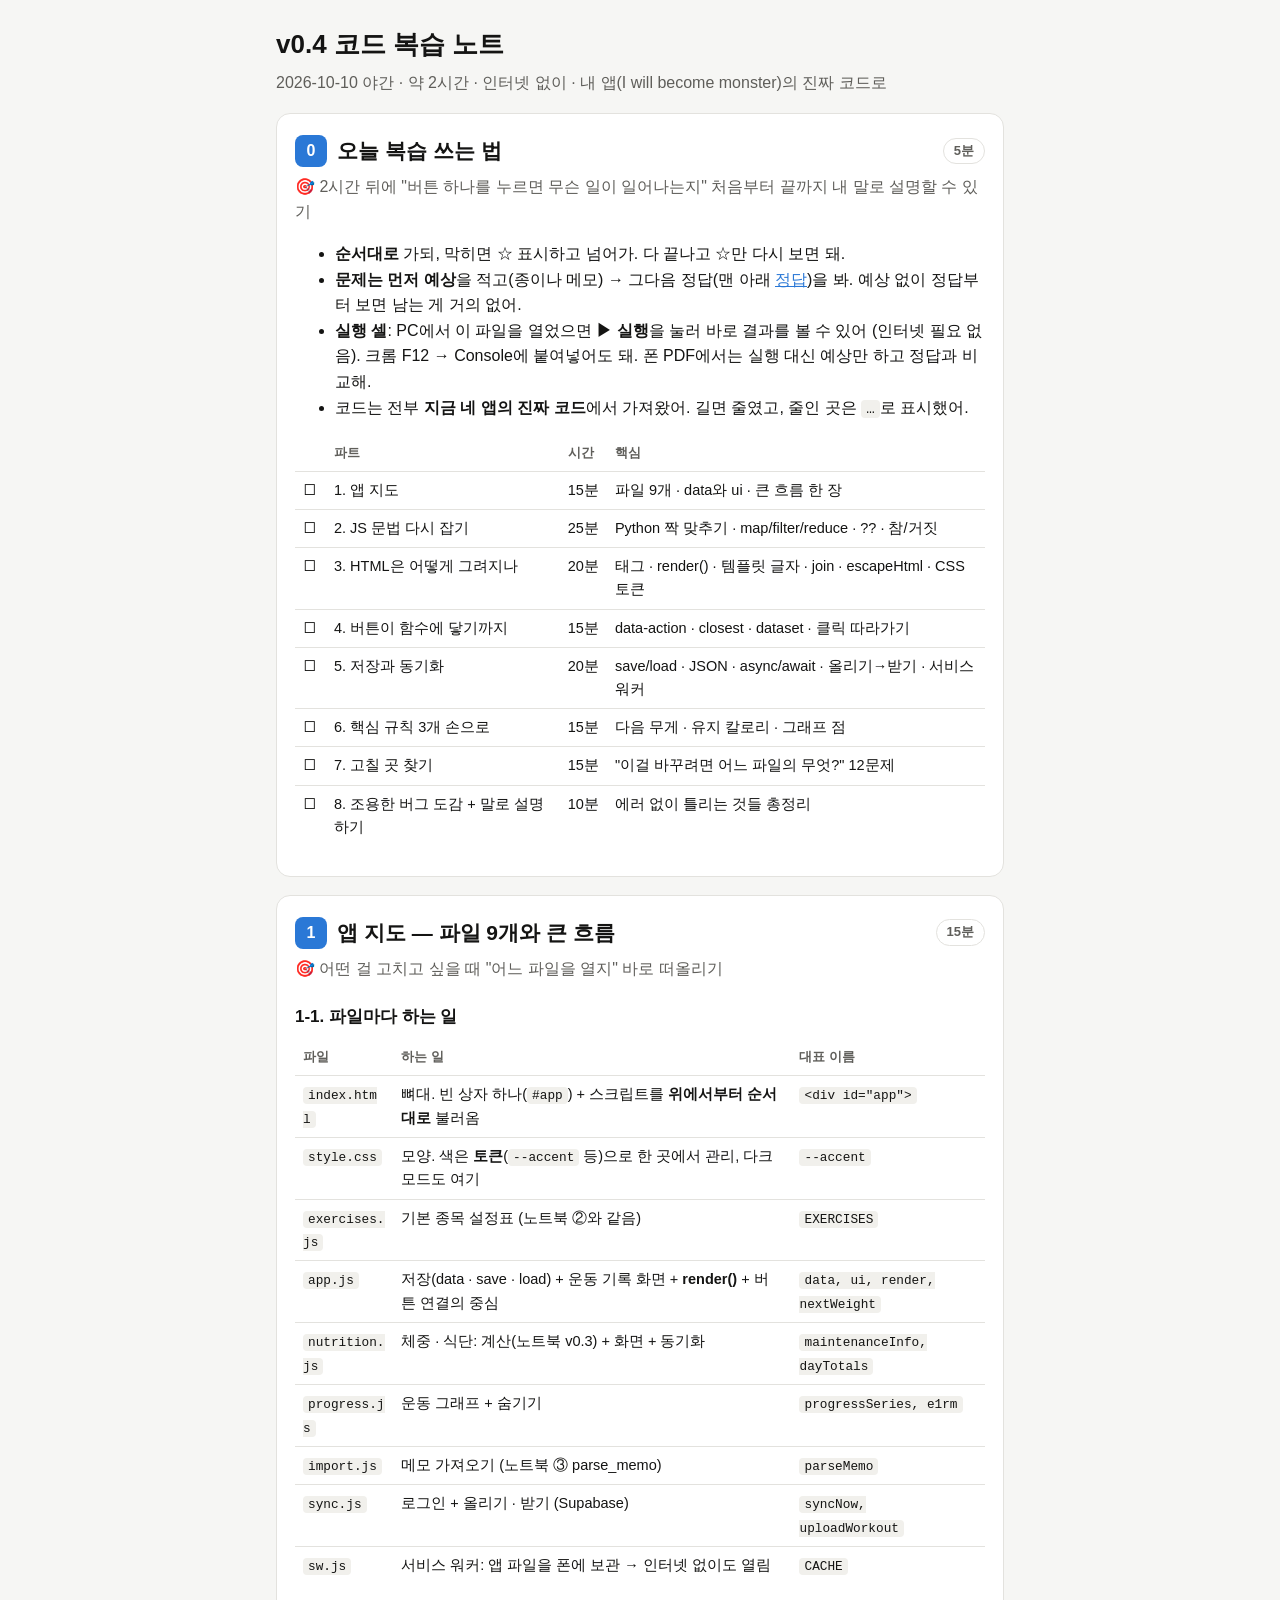
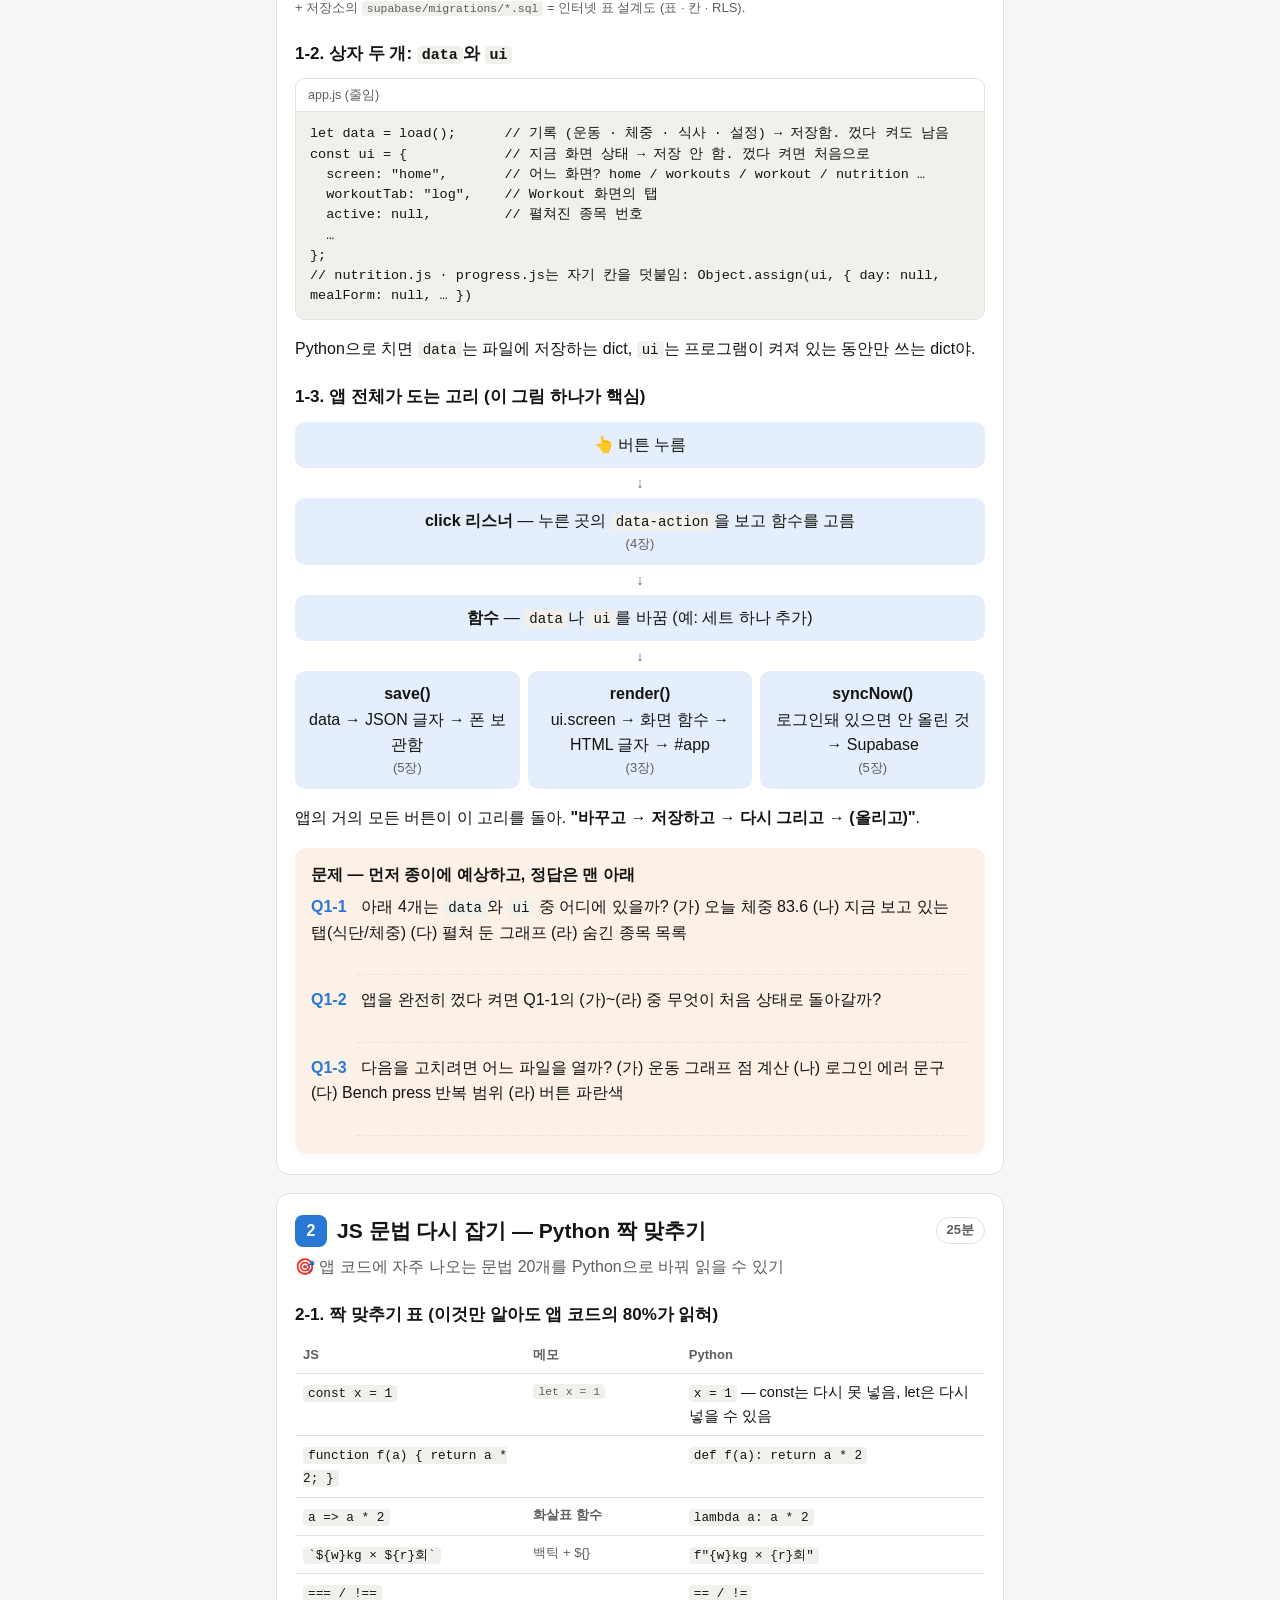
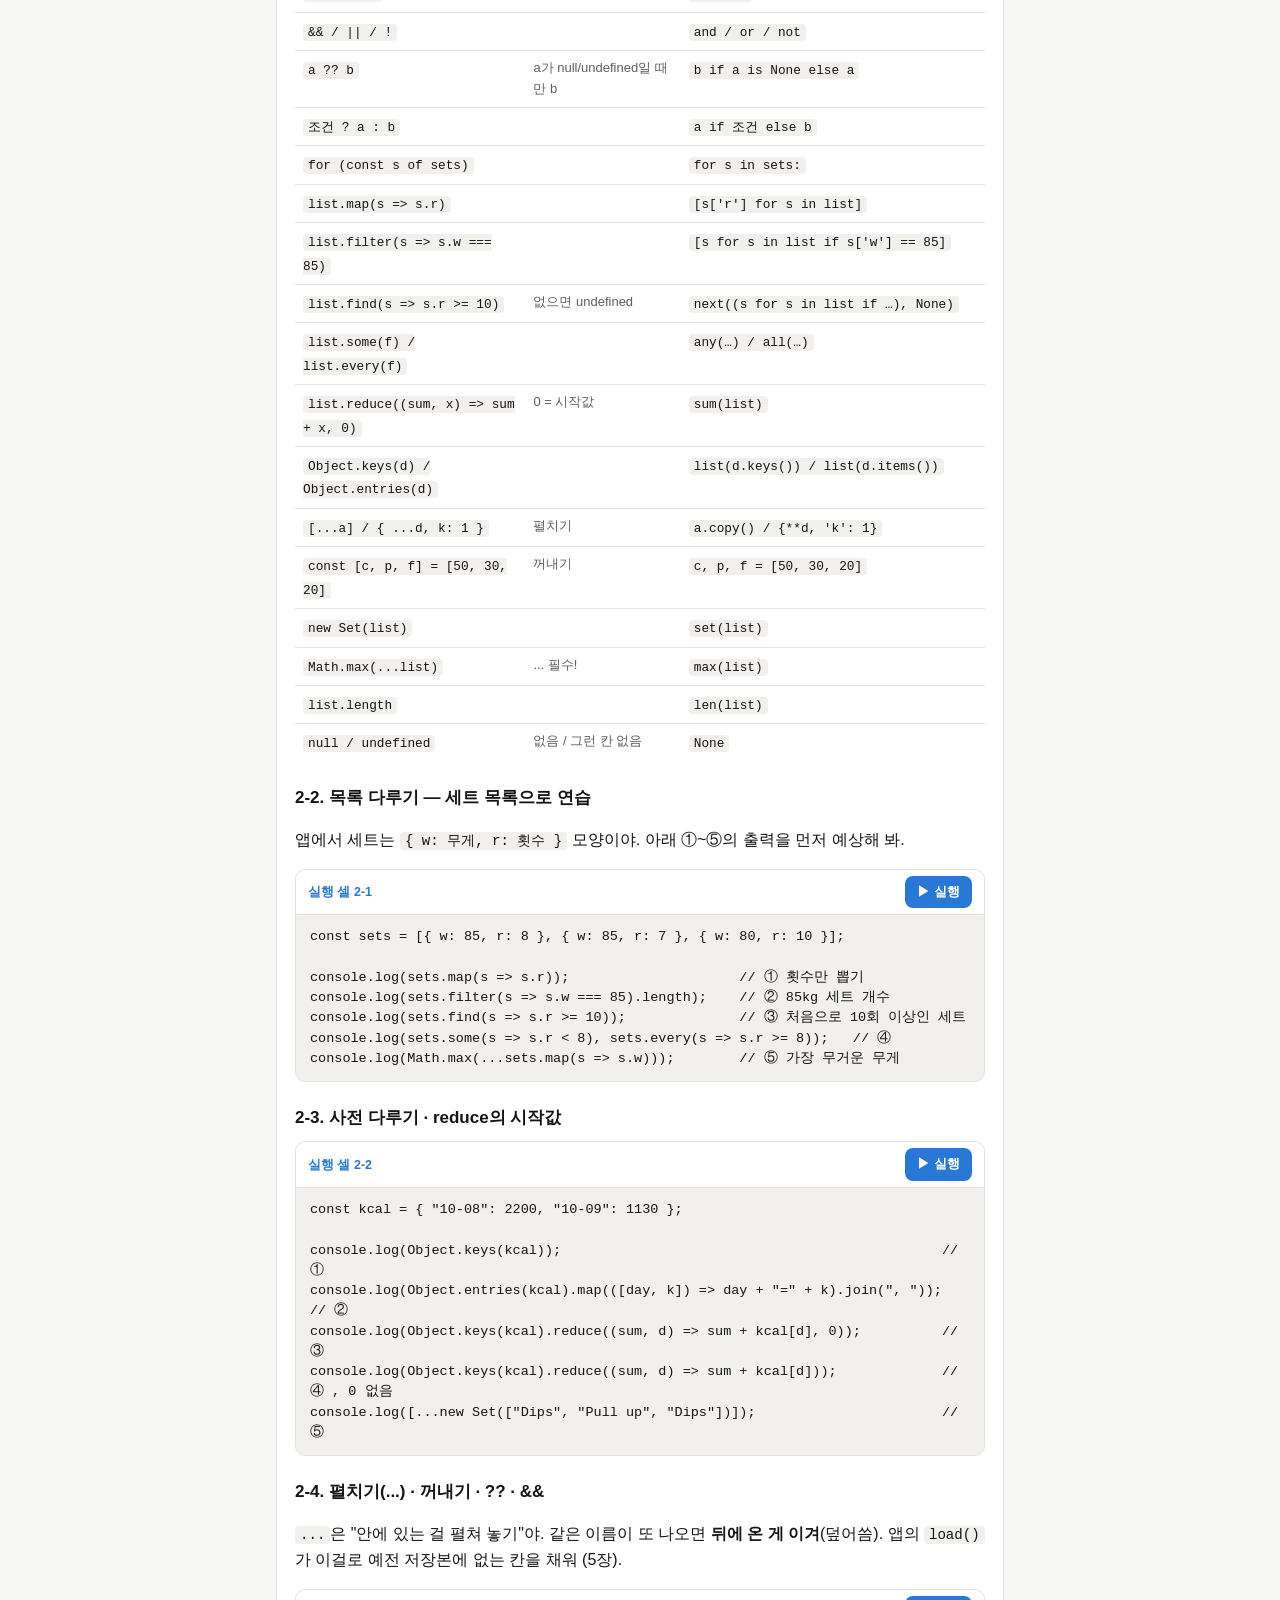
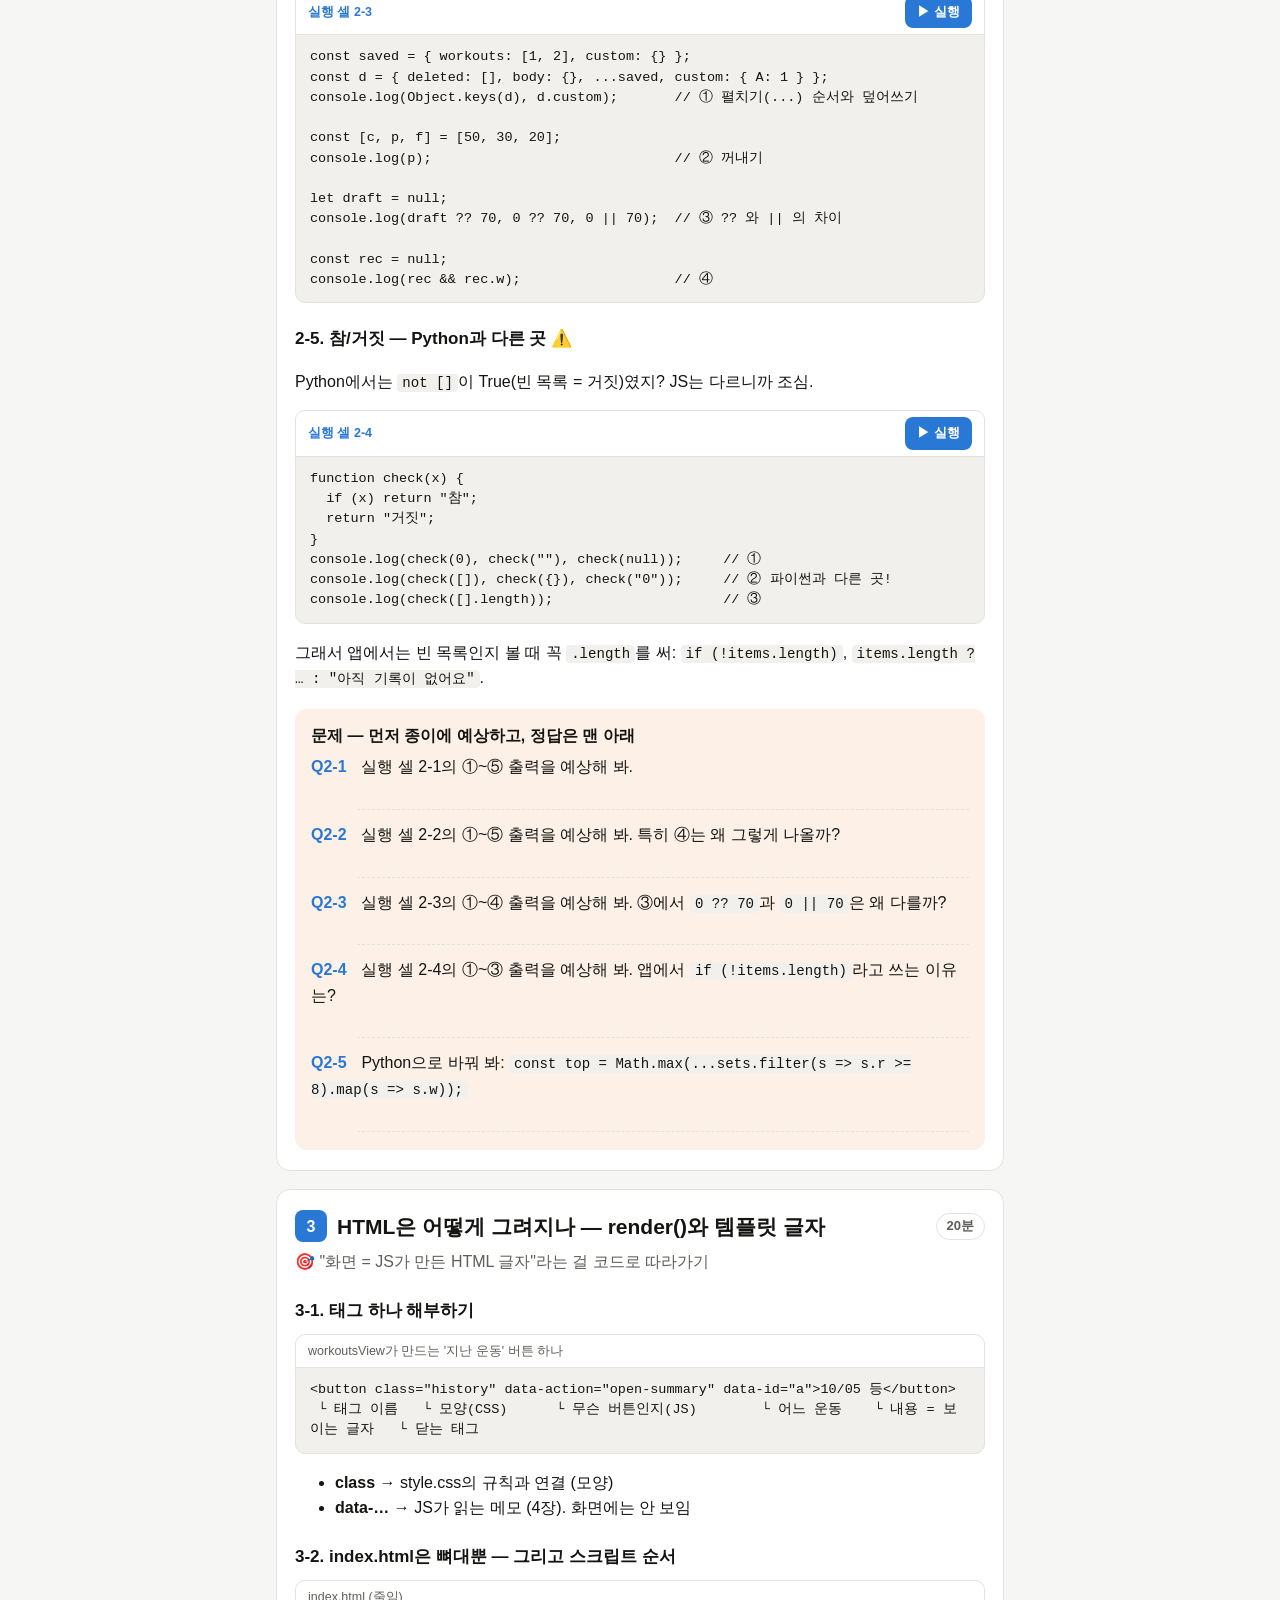
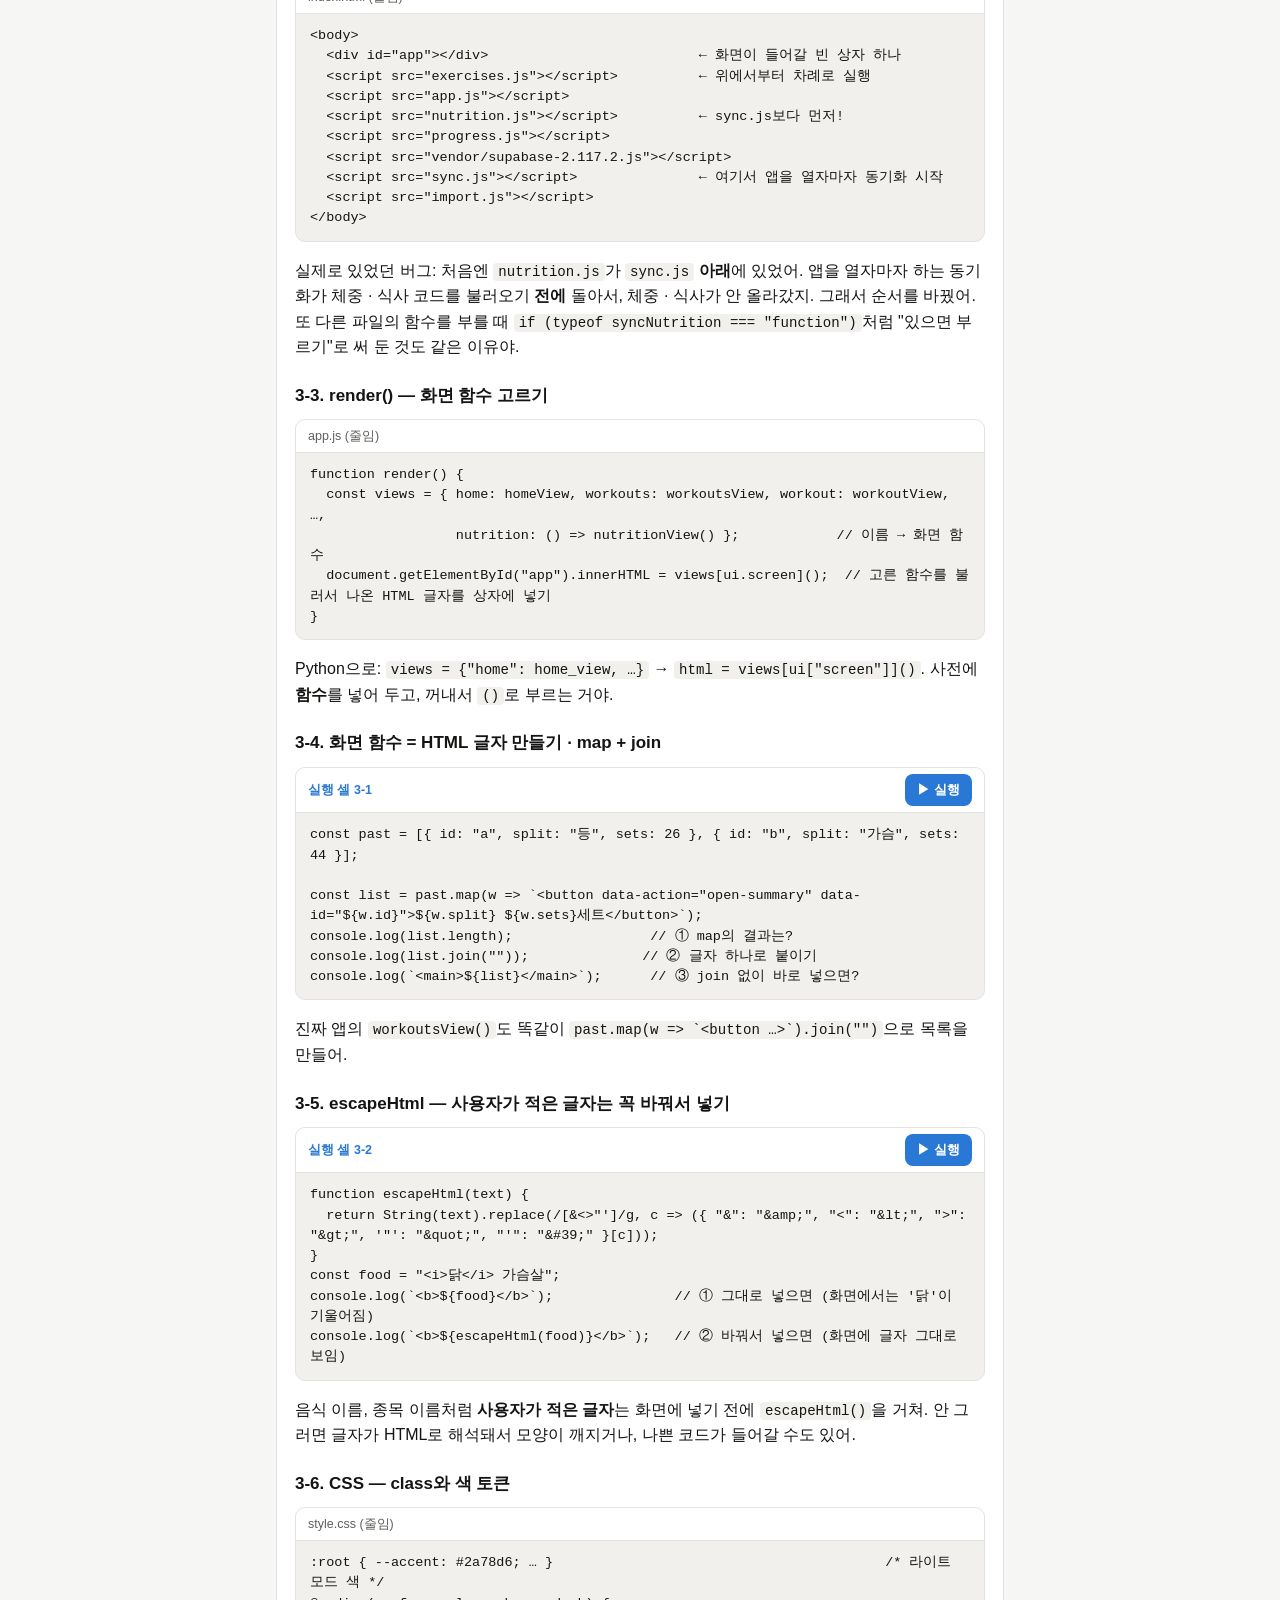
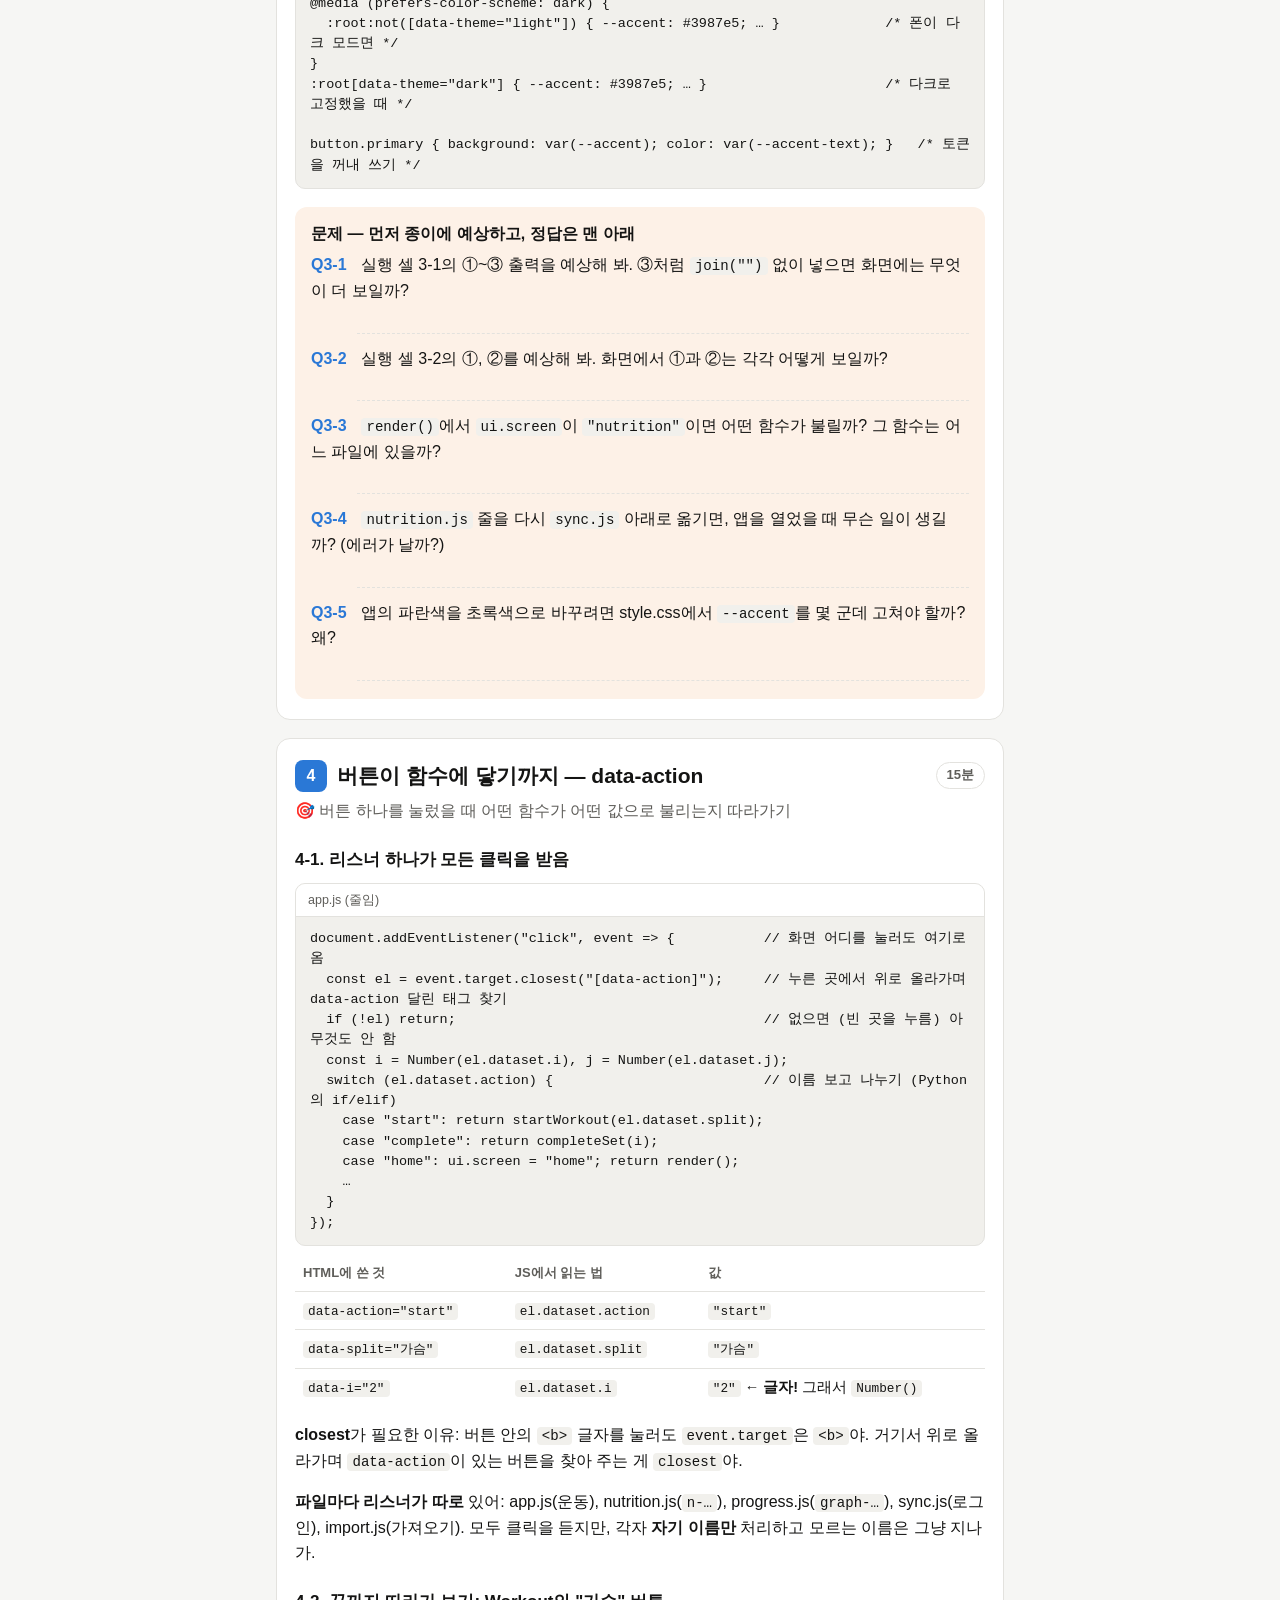
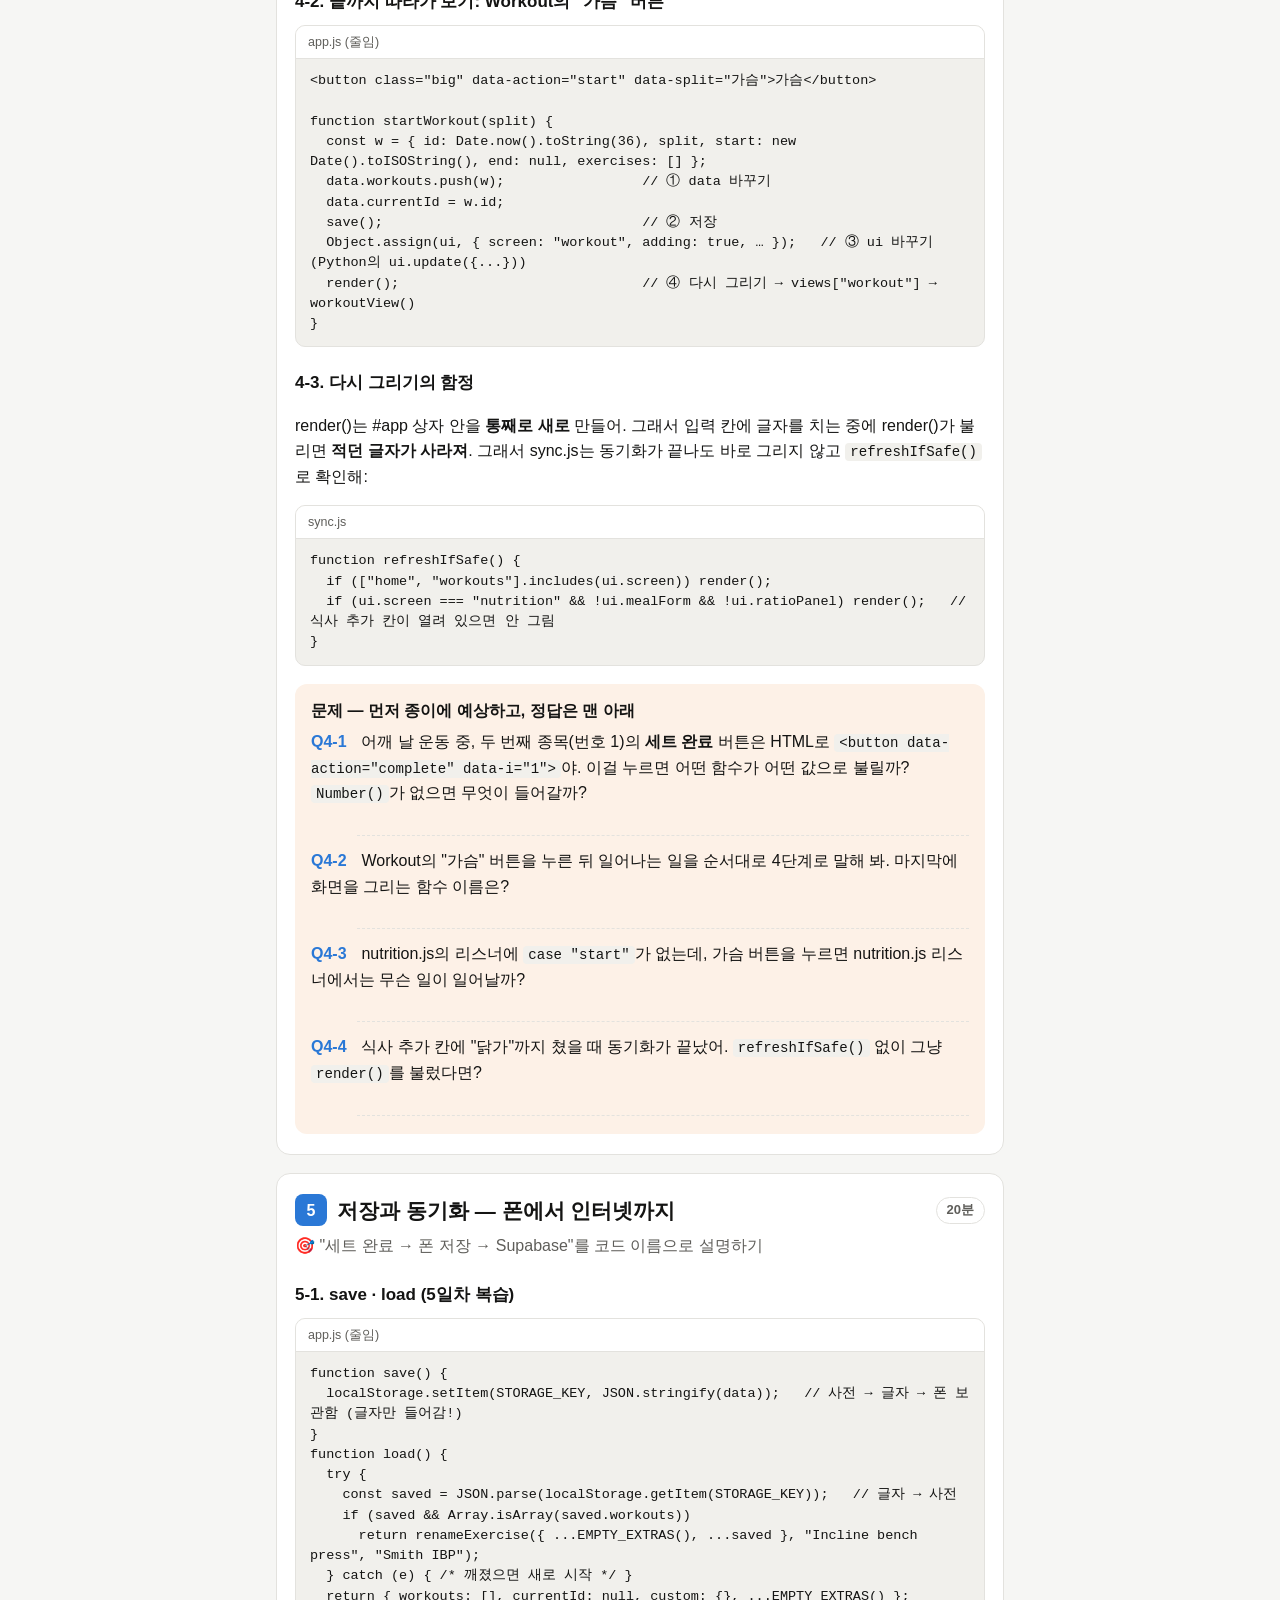
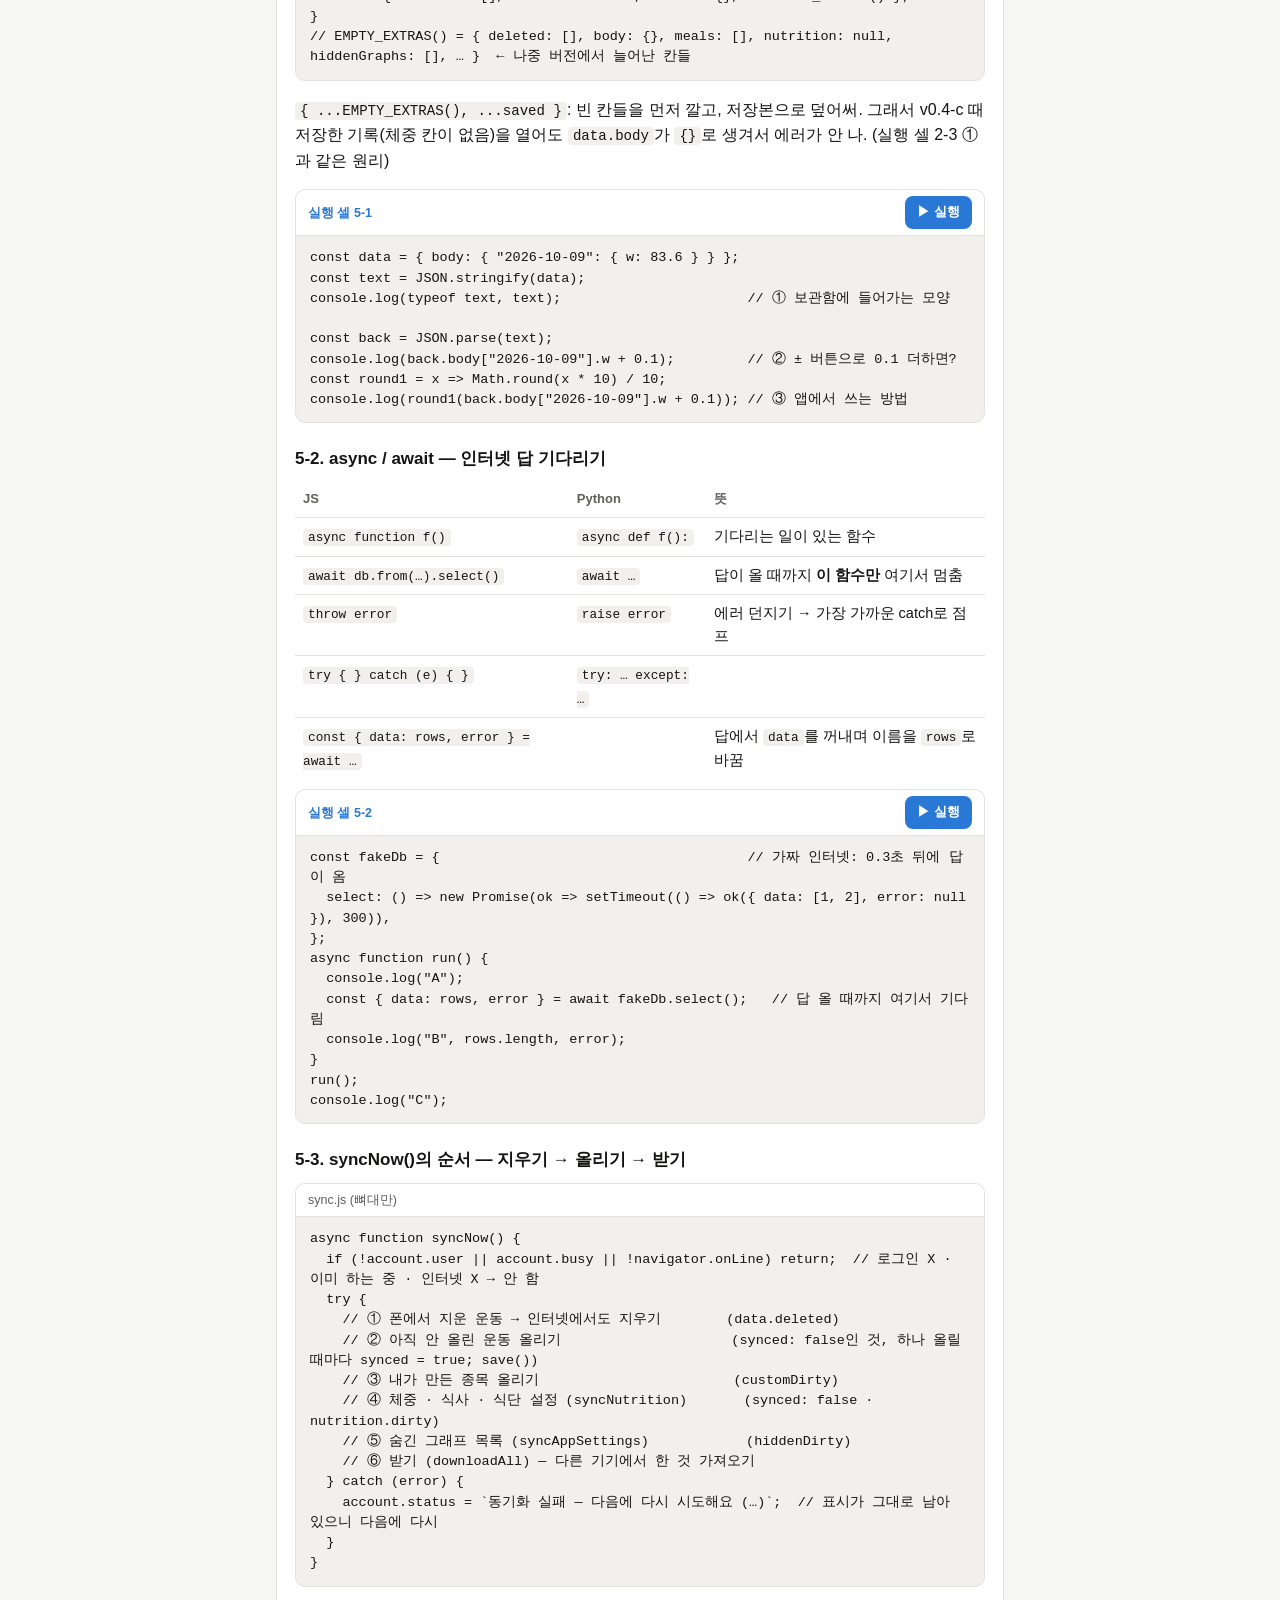
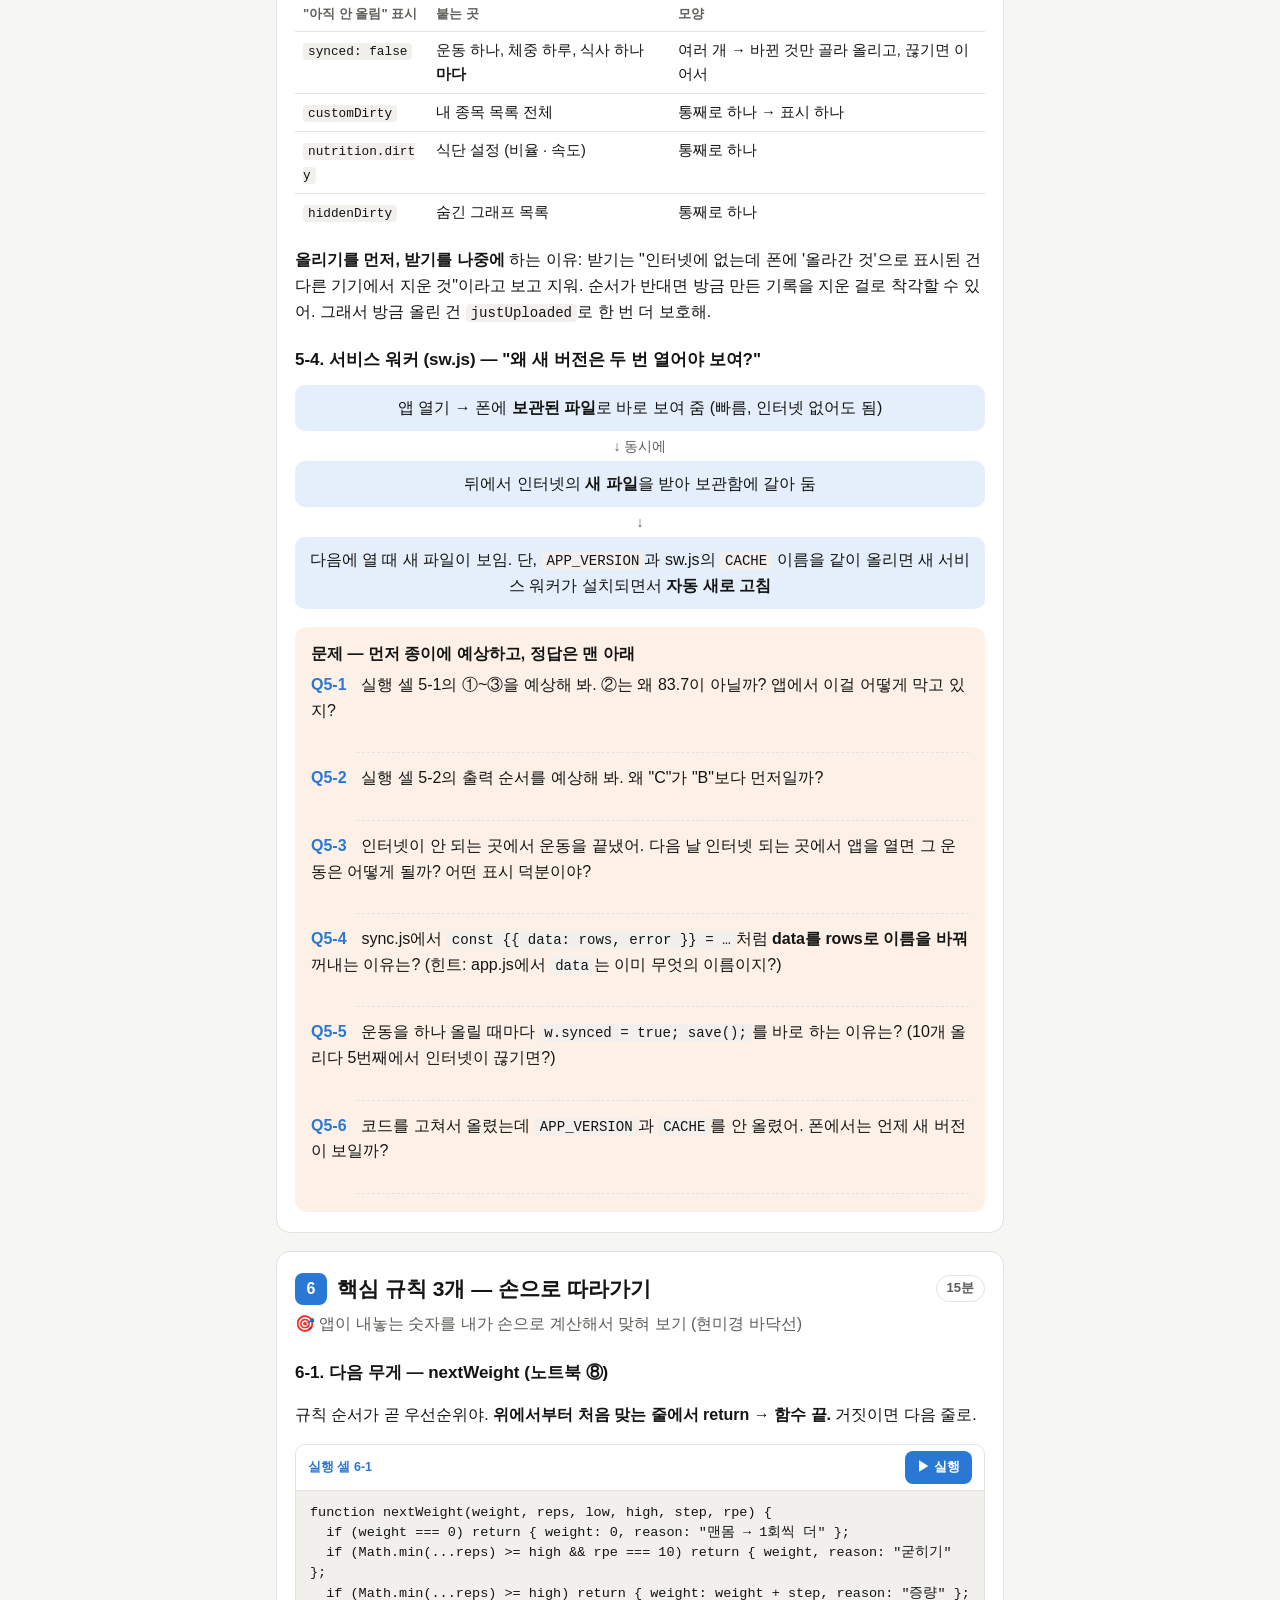
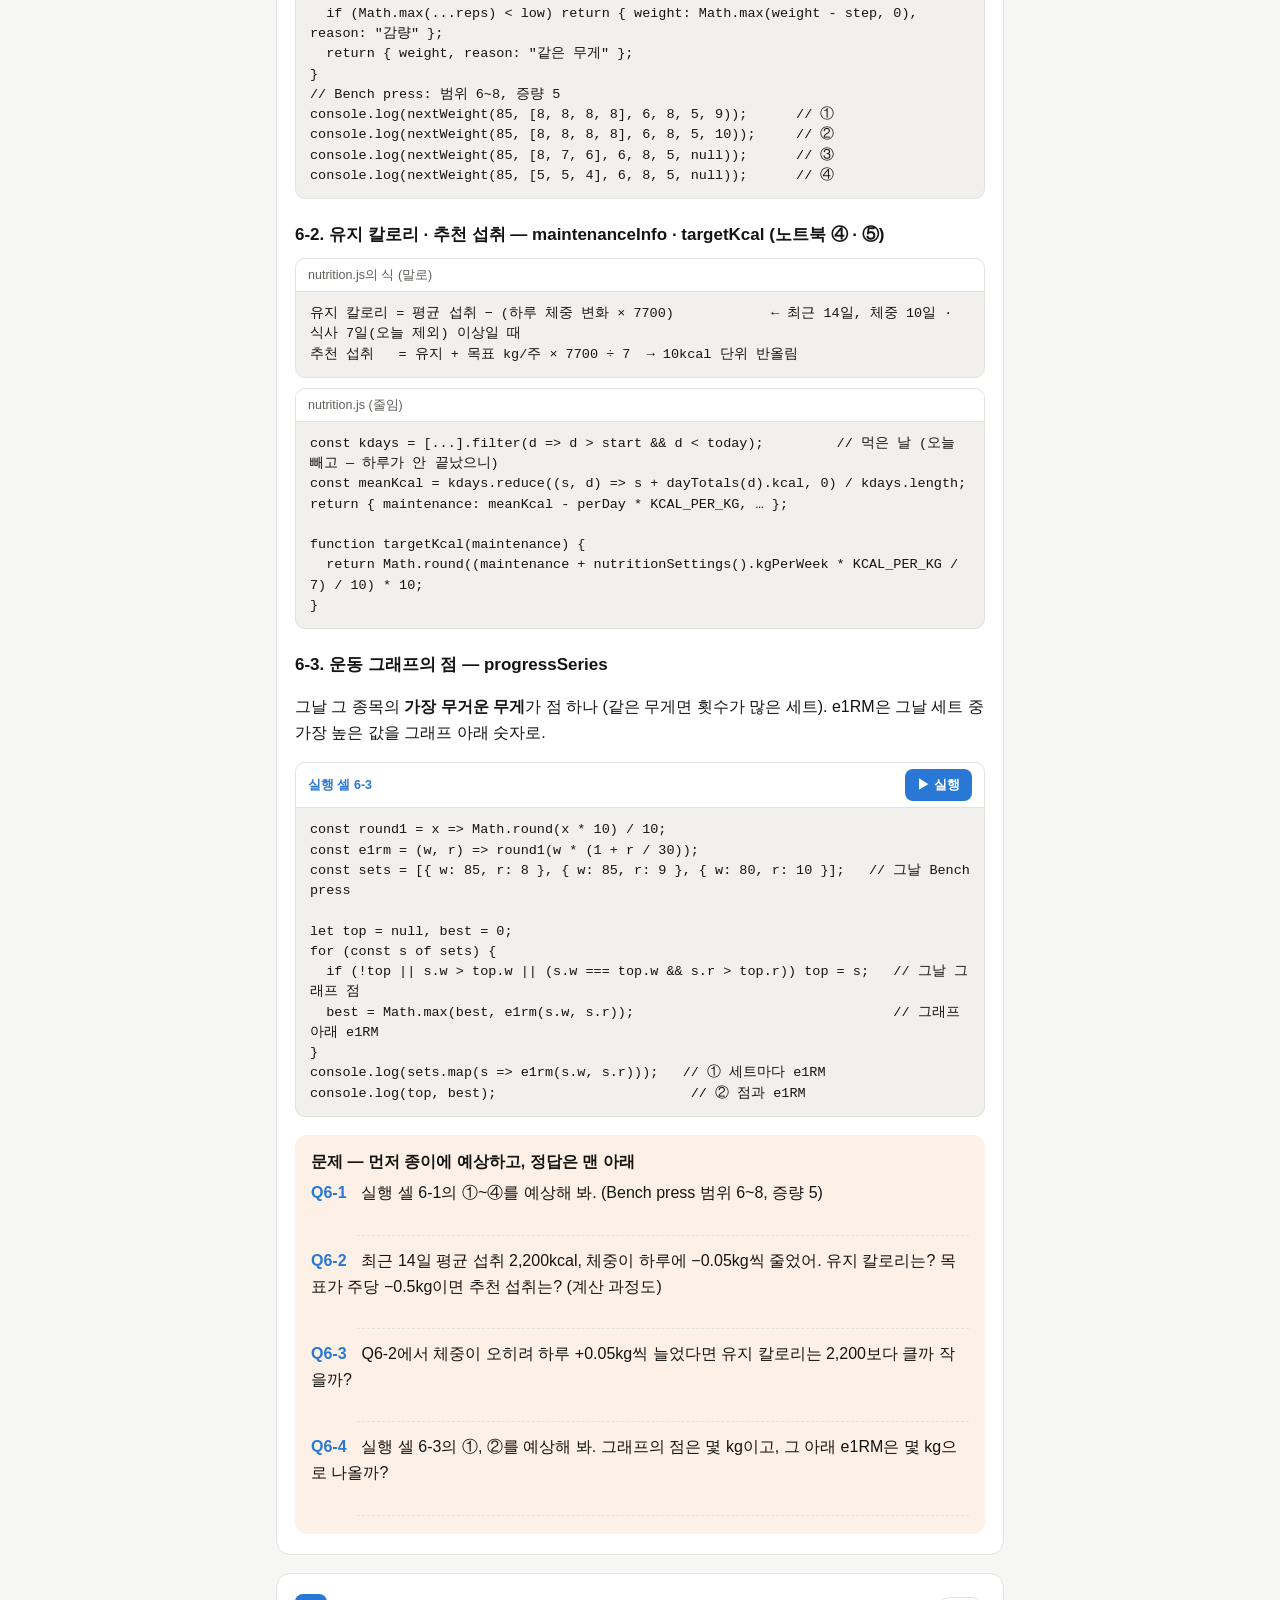
<file: study/review-2026-10-10.html>
<!doctype html>
<html lang="ko">
<head>
<meta charset="utf-8">
<meta name="viewport" content="width=device-width, initial-scale=1">
<title>v0.4 코드 복습 노트</title>
<style>
:root {
  --bg: #f6f6f4; --surface: #ffffff; --text: #141413; --muted: #5f5e5a; --line: #e3e2de;
  --accent: #2a78d6; --accent-soft: #e4effb; --code-bg: #f1f0ec; --warn-soft: #fdf1e7;
  color-scheme: light;
}
@media (prefers-color-scheme: dark) {
  :root:not([data-theme="light"]) {
    --bg: #161615; --surface: #1f1f1e; --text: #f2f2ef; --muted: #a8a79f; --line: #34332f;
    --accent: #5598e7; --accent-soft: #1d2d42; --code-bg: #262624; --warn-soft: #3a2a1d;
    color-scheme: dark;
  }
}
:root[data-theme="dark"] {
  --bg: #161615; --surface: #1f1f1e; --text: #f2f2ef; --muted: #a8a79f; --line: #34332f;
  --accent: #5598e7; --accent-soft: #1d2d42; --code-bg: #262624; --warn-soft: #3a2a1d;
  color-scheme: dark;
}
* { box-sizing: border-box; }
html, body { margin: 0; background: var(--bg); color: var(--text); }
body { font-family: -apple-system, BlinkMacSystemFont, "Apple SD Gothic Neo", "Malgun Gothic", "Noto Sans KR", sans-serif;
  font-size: 16px; line-height: 1.6; }
main { max-width: 760px; margin: 0 auto; padding: 24px 16px 64px; }
header.top h1 { font-size: 26px; margin: 0 0 4px; }
header.top p { margin: 0; color: var(--muted); }
h2 { display: flex; align-items: center; gap: 10px; font-size: 21px; margin: 0 0 6px; }
h2 .num { display: inline-grid; place-items: center; min-width: 32px; height: 32px; border-radius: 8px;
  background: var(--accent); color: #fff; font-size: 16px; }
h2 .time { margin-left: auto; font-size: 13px; font-weight: 600; color: var(--muted); border: 1px solid var(--line);
  border-radius: 999px; padding: 2px 10px; white-space: nowrap; }
h3 { font-size: 17px; margin: 22px 0 8px; }
.sec { background: var(--surface); border: 1px solid var(--line); border-radius: 14px; padding: 20px 18px; margin: 18px 0; }
.goal { margin: 0 0 12px; color: var(--muted); }
.small, span.small { font-size: 13px; color: var(--muted); }
.box .small { display: block; }
code { font-family: ui-monospace, Menlo, Consolas, "D2Coding", monospace; font-size: 0.88em; background: var(--code-bg);
  padding: 1px 5px; border-radius: 4px; overflow-wrap: anywhere; }
pre { margin: 0; }
.code, .cell { border: 1px solid var(--line); border-radius: 10px; margin: 10px 0; overflow: hidden; background: var(--code-bg); }
.code pre, .cell pre { padding: 12px 14px; white-space: pre-wrap; overflow-wrap: anywhere; font-size: 13.5px; line-height: 1.5; }
.code pre code, .cell pre code { background: none; padding: 0; font-size: inherit; }
.code-head, .cell-head { display: flex; justify-content: space-between; align-items: center; gap: 8px;
  font-size: 12.5px; color: var(--muted); padding: 6px 12px; border-bottom: 1px solid var(--line); background: var(--surface); }
.cell-head span { font-weight: 700; color: var(--accent); }
.run { font: inherit; font-size: 13px; font-weight: 700; color: #fff; background: var(--accent); border: none;
  border-radius: 8px; padding: 6px 12px; cursor: pointer; }
.out { border-top: 1px dashed var(--line); background: var(--surface); color: var(--text); white-space: pre-wrap; }
table { width: 100%; border-collapse: collapse; margin: 10px 0; font-size: 14.5px; }
th, td { text-align: left; vertical-align: top; padding: 7px 8px; border-top: 1px solid var(--line); }
th { font-size: 13px; color: var(--muted); border-top: none; }
table.plan td:first-child { width: 24px; }
table.plan td:nth-child(3) { white-space: nowrap; }
table.pairs td:nth-child(2) { color: var(--muted); font-size: 13px; }
.flow { display: grid; justify-items: center; gap: 4px; margin: 12px 0; }
.flow .box { width: 100%; background: var(--accent-soft); border-radius: 10px; padding: 10px 12px; text-align: center; }
.flow .arrow { color: var(--muted); font-size: 14px; }
.flow .row3 { display: grid; grid-template-columns: repeat(3, 1fr); gap: 8px; width: 100%; }
.questions { margin-top: 18px; border-radius: 12px; background: var(--warn-soft); padding: 14px 16px 6px; }
.q-title { font-weight: 700; margin-bottom: 6px; }
.questions ol { list-style: none; padding: 0; margin: 0; }
.questions li { margin: 0 0 12px; }
.qn { display: inline-block; min-width: 46px; color: var(--accent); }
.blank { height: 28px; border-bottom: 1px dashed var(--line); margin: 2px 0 0 46px; }
.answers .ans { display: grid; grid-template-columns: 56px 1fr; gap: 6px; padding: 10px 0; border-top: 1px solid var(--line); }
.answers .ans pre { background: var(--code-bg); border-radius: 8px; padding: 8px 10px; margin: 0 0 6px; font-size: 13px;
  white-space: pre-wrap; overflow-wrap: anywhere; font-family: ui-monospace, Menlo, Consolas, monospace; }
ol.explain li { margin-bottom: 10px; }
a { color: var(--accent); }
@media (max-width: 560px) {
  .flow .row3 { grid-template-columns: 1fr; }
  .sec { padding: 16px 14px; }
  h2 { font-size: 19px; }
}
@media print {
  /* 인쇄용: A4 · 흑백으로 찍어도 읽히게 · 잉크 아끼기 · 손으로 답 쓸 칸 */
  :root, :root[data-theme="dark"], :root:not([data-theme="light"]) {
    --bg: #fff; --surface: #fff; --text: #000; --muted: #444; --line: #bbb;
    --accent: #000; --accent-soft: #fff; --code-bg: #f4f4f4; --warn-soft: #fff; color-scheme: light;
  }
  @page { size: A4; margin: 14mm 15mm 16mm; }
  body { font-size: 9.6pt; line-height: 1.45; }
  main { max-width: none; padding: 0; }
  header.top h1 { font-size: 16pt; }
  header.top p { font-size: 9pt; margin-bottom: 4mm; }
  .sec { border: none; border-top: 1.5pt solid #000; border-radius: 0; padding: 3mm 0 0; margin: 0 0 6mm; }
  h2 { font-size: 13pt; margin-bottom: 1mm; break-after: avoid; }
  h2 .num { display: inline; min-width: 0; height: auto; background: none; color: #000; font-size: 13pt; padding: 0; }
  h2 .num::after { content: "."; }
  h2 .time { font-size: 8.5pt; border-color: #888; padding: 0 6px; }
  h3 { font-size: 10.5pt; margin: 4mm 0 1.5mm; break-after: avoid; }
  p, ul, ol { margin: 1.5mm 0; }
  .goal { font-size: 9pt; margin-bottom: 2mm; }
  .small, span.small { font-size: 8pt; }
  code { font-size: 8.4pt; padding: 0 2px; background: none; }
  .code, .cell { border: 0.6pt solid #999; border-radius: 3px; margin: 2mm 0; background: #fff; }
  .code-head, .cell-head { font-size: 7.5pt; padding: 1mm 2.5mm; background: #fff; border-bottom: 0.6pt solid #ccc; }
  .cell-head span { color: #000; }
  .code pre, .cell pre { font-size: 8pt; line-height: 1.35; padding: 2mm 2.5mm; white-space: pre-wrap; background: #f6f6f6; }
  .run, .out { display: none !important; }
  table { font-size: 8.6pt; margin: 2mm 0; }
  th, td { padding: 1.2mm 1.5mm; border-top: 0.5pt solid #bbb; }
  th { font-size: 8pt; color: #000; border-bottom: 0.8pt solid #000; }
  .flow { gap: 1mm; margin: 2mm 0; }
  .flow .box { border: 0.6pt solid #000; border-radius: 3px; padding: 1.5mm 2mm; font-size: 9pt; }
  .flow .arrow { font-size: 9pt; line-height: 1; }
  .flow .row3 { gap: 2mm; }
  .questions { border: 0.8pt solid #000; border-radius: 3px; padding: 2.5mm 3mm 0; margin-top: 3mm; }
  .q-title { font-size: 9pt; margin-bottom: 1.5mm; }
  .questions li { margin: 0 0 2mm; font-size: 9.4pt; }
  .qn { min-width: 13mm; color: #000; }
  .blank { height: 9mm; margin-left: 13mm; border-bottom: 0.5pt dotted #777;
           background: repeating-linear-gradient(to bottom, transparent 0, transparent 4.2mm, #ccc 4.2mm, #ccc 4.5mm); }
  .answers { break-before: page; }
  .answers .ans { grid-template-columns: 14mm 1fr; padding: 1.5mm 0; font-size: 9pt; }
  .answers .ans pre { font-size: 7.8pt; padding: 1.5mm 2mm; background: #f6f6f6; border-radius: 2px; }
  .code, .cell, .questions li, .answers .ans, tr, .flow, .flow .box { break-inside: avoid; }
  a { color: inherit; text-decoration: none; }
}
</style>
</head>
<body>
<main>
<header class="top">
  <h1>v0.4 코드 복습 노트</h1>
  <p>2026-10-10 야간 · 약 2시간 · 인터넷 없이 · 내 앱(I will become monster)의 진짜 코드로</p>
</header>

<section class="sec" id="s0">
  <h2><span class="num">0</span>오늘 복습 쓰는 법<span class="time">5분</span></h2>
  <p class="goal">🎯 2시간 뒤에 "버튼 하나를 누르면 무슨 일이 일어나는지" 처음부터 끝까지 내 말로 설명할 수 있기</p>
  
<ul>
  <li><b>순서대로</b> 가되, 막히면 ☆ 표시하고 넘어가. 다 끝나고 ☆만 다시 보면 돼.</li>
  <li><b>문제는 먼저 예상</b>을 적고(종이나 메모) → 그다음 정답(맨 아래 <a href="#answers">정답</a>)을 봐. 예상 없이 정답부터 보면 남는 게 거의 없어.</li>
  <li><b>실행 셀</b>: PC에서 이 파일을 열었으면 <b>▶ 실행</b>을 눌러 바로 결과를 볼 수 있어 (인터넷 필요 없음). 크롬 F12 → Console에 붙여넣어도 돼. 폰 PDF에서는 실행 대신 예상만 하고 정답과 비교해.</li>
  <li>코드는 전부 <b>지금 네 앱의 진짜 코드</b>에서 가져왔어. 길면 줄였고, 줄인 곳은 <code>…</code>로 표시했어.</li>
</ul>
<table class="plan"><thead><tr><th></th><th>파트</th><th>시간</th><th>핵심</th></tr></thead><tbody><tr><td>☐</td><td>1. 앱 지도</td><td>15분</td><td>파일 9개 · data와 ui · 큰 흐름 한 장</td></tr><tr><td>☐</td><td>2. JS 문법 다시 잡기</td><td>25분</td><td>Python 짝 맞추기 · map/filter/reduce · ?? · 참/거짓</td></tr><tr><td>☐</td><td>3. HTML은 어떻게 그려지나</td><td>20분</td><td>태그 · render() · 템플릿 글자 · join · escapeHtml · CSS 토큰</td></tr><tr><td>☐</td><td>4. 버튼이 함수에 닿기까지</td><td>15분</td><td>data-action · closest · dataset · 클릭 따라가기</td></tr><tr><td>☐</td><td>5. 저장과 동기화</td><td>20분</td><td>save/load · JSON · async/await · 올리기→받기 · 서비스 워커</td></tr><tr><td>☐</td><td>6. 핵심 규칙 3개 손으로</td><td>15분</td><td>다음 무게 · 유지 칼로리 · 그래프 점</td></tr><tr><td>☐</td><td>7. 고칠 곳 찾기</td><td>15분</td><td>"이걸 바꾸려면 어느 파일의 무엇?" 12문제</td></tr><tr><td>☐</td><td>8. 조용한 버그 도감 + 말로 설명하기</td><td>10분</td><td>에러 없이 틀리는 것들 총정리</td></tr></tbody></table>

</section>
<section class="sec" id="s1">
  <h2><span class="num">1</span>앱 지도 — 파일 9개와 큰 흐름<span class="time">15분</span></h2>
  <p class="goal">🎯 어떤 걸 고치고 싶을 때 "어느 파일을 열지" 바로 떠올리기</p>
  
<h3>1-1. 파일마다 하는 일</h3>
<table class=""><thead><tr><th>파일</th><th>하는 일</th><th>대표 이름</th></tr></thead><tbody><tr><td><code>index.html</code></td><td>뼈대. 빈 상자 하나(<code>#app</code>) + 스크립트를 <b>위에서부터 순서대로</b> 불러옴</td><td><code>&lt;div id=&quot;app&quot;&gt;</code></td></tr><tr><td><code>style.css</code></td><td>모양. 색은 <b>토큰</b>(<code>--accent</code> 등)으로 한 곳에서 관리, 다크 모드도 여기</td><td><code>--accent</code></td></tr><tr><td><code>exercises.js</code></td><td>기본 종목 설정표 (노트북 ②와 같음)</td><td><code>EXERCISES</code></td></tr><tr><td><code>app.js</code></td><td>저장(data · save · load) + 운동 기록 화면 + <b>render()</b> + 버튼 연결의 중심</td><td><code>data, ui, render, nextWeight</code></td></tr><tr><td><code>nutrition.js</code></td><td>체중 · 식단: 계산(노트북 v0.3) + 화면 + 동기화</td><td><code>maintenanceInfo, dayTotals</code></td></tr><tr><td><code>progress.js</code></td><td>운동 그래프 + 숨기기</td><td><code>progressSeries, e1rm</code></td></tr><tr><td><code>import.js</code></td><td>메모 가져오기 (노트북 ③ parse_memo)</td><td><code>parseMemo</code></td></tr><tr><td><code>sync.js</code></td><td>로그인 + 올리기 · 받기 (Supabase)</td><td><code>syncNow, uploadWorkout</code></td></tr><tr><td><code>sw.js</code></td><td>서비스 워커: 앱 파일을 폰에 보관 → 인터넷 없이도 열림</td><td><code>CACHE</code></td></tr></tbody></table>
<p class="small">+ 저장소의 <code>supabase/migrations/*.sql</code> = 인터넷 표 설계도 (표 · 칸 · RLS).</p>

<h3>1-2. 상자 두 개: <code>data</code>와 <code>ui</code></h3>
<div class="code"><div class="code-head">app.js (줄임)</div><pre><code>let data = load();      // 기록 (운동 · 체중 · 식사 · 설정) → 저장함. 껐다 켜도 남음
const ui = {            // 지금 화면 상태 → 저장 안 함. 껐다 켜면 처음으로
  screen: &quot;home&quot;,       // 어느 화면? home / workouts / workout / nutrition …
  workoutTab: &quot;log&quot;,    // Workout 화면의 탭
  active: null,         // 펼쳐진 종목 번호
  …
};
// nutrition.js · progress.js는 자기 칸을 덧붙임: Object.assign(ui, { day: null, mealForm: null, … })</code></pre></div>
<p>Python으로 치면 <code>data</code>는 파일에 저장하는 dict, <code>ui</code>는 프로그램이 켜져 있는 동안만 쓰는 dict야.</p>

<h3>1-3. 앱 전체가 도는 고리 (이 그림 하나가 핵심)</h3>
<div class="flow">
  <div class="box">👆 버튼 누름</div><div class="arrow">↓</div>
  <div class="box"><b>click 리스너</b> — 누른 곳의 <code>data-action</code>을 보고 함수를 고름<span class="small">(4장)</span></div><div class="arrow">↓</div>
  <div class="box"><b>함수</b> — <code>data</code>나 <code>ui</code>를 바꿈 (예: 세트 하나 추가)</div><div class="arrow">↓</div>
  <div class="row3">
    <div class="box"><b>save()</b><br>data → JSON 글자 → 폰 보관함<span class="small">(5장)</span></div>
    <div class="box"><b>render()</b><br>ui.screen → 화면 함수 → HTML 글자 → #app<span class="small">(3장)</span></div>
    <div class="box"><b>syncNow()</b><br>로그인돼 있으면 안 올린 것 → Supabase<span class="small">(5장)</span></div>
  </div>
</div>
<p>앱의 거의 모든 버튼이 이 고리를 돌아. <b>"바꾸고 → 저장하고 → 다시 그리고 → (올리고)"</b>.</p>
<div class="questions"><div class="q-title">문제 — 먼저 종이에 예상하고, 정답은 맨 아래</div><ol><li><b class="qn">Q1-1</b> 아래 4개는 <code>data</code>와 <code>ui</code> 중 어디에 있을까? (가) 오늘 체중 83.6 (나) 지금 보고 있는 탭(식단/체중) (다) 펼쳐 둔 그래프 (라) 숨긴 종목 목록<div class="blank"></div></li><li><b class="qn">Q1-2</b> 앱을 완전히 껐다 켜면 Q1-1의 (가)~(라) 중 무엇이 처음 상태로 돌아갈까?<div class="blank"></div></li><li><b class="qn">Q1-3</b> 다음을 고치려면 어느 파일을 열까? (가) 운동 그래프 점 계산 (나) 로그인 에러 문구 (다) Bench press 반복 범위 (라) 버튼 파란색<div class="blank"></div></li></ol></div>

</section>
<section class="sec" id="s2">
  <h2><span class="num">2</span>JS 문법 다시 잡기 — Python 짝 맞추기<span class="time">25분</span></h2>
  <p class="goal">🎯 앱 코드에 자주 나오는 문법 20개를 Python으로 바꿔 읽을 수 있기</p>
  
<h3>2-1. 짝 맞추기 표 (이것만 알아도 앱 코드의 80%가 읽혀)</h3>
<table class="pairs"><thead><tr><th>JS</th><th>메모</th><th>Python</th></tr></thead><tbody><tr><td><code>const x = 1</code></td><td><code>let x = 1</code></td><td><code>x = 1</code> — const는 다시 못 넣음, let은 다시 넣을 수 있음</td></tr><tr><td><code>function f(a) { return a * 2; }</code></td><td></td><td><code>def f(a): return a * 2</code></td></tr><tr><td><code>a =&gt; a * 2</code></td><td><b>화살표 함수</b></td><td><code>lambda a: a * 2</code></td></tr><tr><td><code>`${w}kg × ${r}회`</code></td><td>백틱 + ${}</td><td><code>f&quot;{w}kg × {r}회&quot;</code></td></tr><tr><td><code>=== / !==</code></td><td></td><td><code>== / !=</code></td></tr><tr><td><code>&amp;&amp; / || / !</code></td><td></td><td><code>and / or / not</code></td></tr><tr><td><code>a ?? b</code></td><td>a가 null/undefined일 때만 b</td><td><code>b if a is None else a</code></td></tr><tr><td><code>조건 ? a : b</code></td><td></td><td><code>a if 조건 else b</code></td></tr><tr><td><code>for (const s of sets)</code></td><td></td><td><code>for s in sets:</code></td></tr><tr><td><code>list.map(s =&gt; s.r)</code></td><td></td><td><code>[s[&#x27;r&#x27;] for s in list]</code></td></tr><tr><td><code>list.filter(s =&gt; s.w === 85)</code></td><td></td><td><code>[s for s in list if s[&#x27;w&#x27;] == 85]</code></td></tr><tr><td><code>list.find(s =&gt; s.r &gt;= 10)</code></td><td>없으면 undefined</td><td><code>next((s for s in list if …), None)</code></td></tr><tr><td><code>list.some(f) / list.every(f)</code></td><td></td><td><code>any(…) / all(…)</code></td></tr><tr><td><code>list.reduce((sum, x) =&gt; sum + x, 0)</code></td><td>0 = 시작값</td><td><code>sum(list)</code></td></tr><tr><td><code>Object.keys(d) / Object.entries(d)</code></td><td></td><td><code>list(d.keys()) / list(d.items())</code></td></tr><tr><td><code>[...a]  /  { ...d, k: 1 }</code></td><td>펼치기</td><td><code>a.copy()  /  {**d, &#x27;k&#x27;: 1}</code></td></tr><tr><td><code>const [c, p, f] = [50, 30, 20]</code></td><td>꺼내기</td><td><code>c, p, f = [50, 30, 20]</code></td></tr><tr><td><code>new Set(list)</code></td><td></td><td><code>set(list)</code></td></tr><tr><td><code>Math.max(...list)</code></td><td>... 필수!</td><td><code>max(list)</code></td></tr><tr><td><code>list.length</code></td><td></td><td><code>len(list)</code></td></tr><tr><td><code>null / undefined</code></td><td>없음 / 그런 칸 없음</td><td><code>None</code></td></tr></tbody></table>

<h3>2-2. 목록 다루기 — 세트 목록으로 연습</h3>
<p>앱에서 세트는 <code>{ w: 무게, r: 횟수 }</code> 모양이야. 아래 ①~⑤의 출력을 먼저 예상해 봐.</p>

<div class="cell" data-id="2-1">
  <div class="cell-head"><span>실행 셀 2-1</span><button class="run" type="button">▶ 실행</button></div>
  <pre><code>const sets = [{ w: 85, r: 8 }, { w: 85, r: 7 }, { w: 80, r: 10 }];

console.log(sets.map(s =&gt; s.r));                     // ① 횟수만 뽑기
console.log(sets.filter(s =&gt; s.w === 85).length);    // ② 85kg 세트 개수
console.log(sets.find(s =&gt; s.r &gt;= 10));              // ③ 처음으로 10회 이상인 세트
console.log(sets.some(s =&gt; s.r &lt; 8), sets.every(s =&gt; s.r &gt;= 8));   // ④
console.log(Math.max(...sets.map(s =&gt; s.w)));        // ⑤ 가장 무거운 무게</code></pre>
  <pre class="out" hidden></pre>
</div>
<h3>2-3. 사전 다루기 · reduce의 시작값</h3>

<div class="cell" data-id="2-2">
  <div class="cell-head"><span>실행 셀 2-2</span><button class="run" type="button">▶ 실행</button></div>
  <pre><code>const kcal = { &quot;10-08&quot;: 2200, &quot;10-09&quot;: 1130 };

console.log(Object.keys(kcal));                                               // ①
console.log(Object.entries(kcal).map(([day, k]) =&gt; day + &quot;=&quot; + k).join(&quot;, &quot;));  // ②
console.log(Object.keys(kcal).reduce((sum, d) =&gt; sum + kcal[d], 0));          // ③
console.log(Object.keys(kcal).reduce((sum, d) =&gt; sum + kcal[d]));             // ④ , 0 없음
console.log([...new Set([&quot;Dips&quot;, &quot;Pull up&quot;, &quot;Dips&quot;])]);                       // ⑤</code></pre>
  <pre class="out" hidden></pre>
</div>
<h3>2-4. 펼치기(...) · 꺼내기 · ?? · &&</h3>
<p><code>...</code>은 "안에 있는 걸 펼쳐 놓기"야. 같은 이름이 또 나오면 <b>뒤에 온 게 이겨</b>(덮어씀). 앱의 <code>load()</code>가 이걸로 예전 저장본에 없는 칸을 채워 (5장).</p>

<div class="cell" data-id="2-3">
  <div class="cell-head"><span>실행 셀 2-3</span><button class="run" type="button">▶ 실행</button></div>
  <pre><code>const saved = { workouts: [1, 2], custom: {} };
const d = { deleted: [], body: {}, ...saved, custom: { A: 1 } };
console.log(Object.keys(d), d.custom);       // ① 펼치기(...) 순서와 덮어쓰기

const [c, p, f] = [50, 30, 20];
console.log(p);                              // ② 꺼내기

let draft = null;
console.log(draft ?? 70, 0 ?? 70, 0 || 70);  // ③ ?? 와 || 의 차이

const rec = null;
console.log(rec &amp;&amp; rec.w);                   // ④</code></pre>
  <pre class="out" hidden></pre>
</div>
<h3>2-5. 참/거짓 — Python과 다른 곳 ⚠️</h3>
<p>Python에서는 <code>not []</code>이 True(빈 목록 = 거짓)였지? JS는 다르니까 조심.</p>

<div class="cell" data-id="2-4">
  <div class="cell-head"><span>실행 셀 2-4</span><button class="run" type="button">▶ 실행</button></div>
  <pre><code>function check(x) {
  if (x) return &quot;참&quot;;
  return &quot;거짓&quot;;
}
console.log(check(0), check(&quot;&quot;), check(null));     // ①
console.log(check([]), check({}), check(&quot;0&quot;));     // ② 파이썬과 다른 곳!
console.log(check([].length));                     // ③</code></pre>
  <pre class="out" hidden></pre>
</div>
<p>그래서 앱에서는 빈 목록인지 볼 때 꼭 <code>.length</code>를 써: <code>if (!items.length)</code>, <code>items.length ? … : "아직 기록이 없어요"</code>.</p>
<div class="questions"><div class="q-title">문제 — 먼저 종이에 예상하고, 정답은 맨 아래</div><ol><li><b class="qn">Q2-1</b> 실행 셀 2-1의 ①~⑤ 출력을 예상해 봐.<div class="blank"></div></li><li><b class="qn">Q2-2</b> 실행 셀 2-2의 ①~⑤ 출력을 예상해 봐. 특히 ④는 왜 그렇게 나올까?<div class="blank"></div></li><li><b class="qn">Q2-3</b> 실행 셀 2-3의 ①~④ 출력을 예상해 봐. ③에서 <code>0 ?? 70</code>과 <code>0 || 70</code>은 왜 다를까?<div class="blank"></div></li><li><b class="qn">Q2-4</b> 실행 셀 2-4의 ①~③ 출력을 예상해 봐. 앱에서 <code>if (!items.length)</code>라고 쓰는 이유는?<div class="blank"></div></li><li><b class="qn">Q2-5</b> Python으로 바꿔 봐: <code>const top = Math.max(...sets.filter(s => s.r >= 8).map(s => s.w));</code><div class="blank"></div></li></ol></div>

</section>
<section class="sec" id="s3">
  <h2><span class="num">3</span>HTML은 어떻게 그려지나 — render()와 템플릿 글자<span class="time">20분</span></h2>
  <p class="goal">🎯 "화면 = JS가 만든 HTML 글자"라는 걸 코드로 따라가기</p>
  
<h3>3-1. 태그 하나 해부하기</h3>
<div class="code"><div class="code-head">workoutsView가 만드는 &#x27;지난 운동&#x27; 버튼 하나</div><pre><code>&lt;button class=&quot;history&quot; data-action=&quot;open-summary&quot; data-id=&quot;a&quot;&gt;10/05 등&lt;/button&gt;
 └ 태그 이름   └ 모양(CSS)      └ 무슨 버튼인지(JS)        └ 어느 운동    └ 내용 = 보이는 글자   └ 닫는 태그</code></pre></div>
<ul>
  <li><b>class</b> → style.css의 규칙과 연결 (모양)</li>
  <li><b>data-…</b> → JS가 읽는 메모 (4장). 화면에는 안 보임</li>
</ul>

<h3>3-2. index.html은 뼈대뿐 — 그리고 스크립트 순서</h3>
<div class="code"><div class="code-head">index.html (줄임)</div><pre><code>&lt;body&gt;
  &lt;div id=&quot;app&quot;&gt;&lt;/div&gt;                          ← 화면이 들어갈 빈 상자 하나
  &lt;script src=&quot;exercises.js&quot;&gt;&lt;/script&gt;          ← 위에서부터 차례로 실행
  &lt;script src=&quot;app.js&quot;&gt;&lt;/script&gt;
  &lt;script src=&quot;nutrition.js&quot;&gt;&lt;/script&gt;          ← sync.js보다 먼저!
  &lt;script src=&quot;progress.js&quot;&gt;&lt;/script&gt;
  &lt;script src=&quot;vendor/supabase-2.117.2.js&quot;&gt;&lt;/script&gt;
  &lt;script src=&quot;sync.js&quot;&gt;&lt;/script&gt;               ← 여기서 앱을 열자마자 동기화 시작
  &lt;script src=&quot;import.js&quot;&gt;&lt;/script&gt;
&lt;/body&gt;</code></pre></div>
<p>실제로 있었던 버그: 처음엔 <code>nutrition.js</code>가 <code>sync.js</code> <b>아래</b>에 있었어. 앱을 열자마자 하는 동기화가 체중 · 식사 코드를 불러오기 <b>전에</b> 돌아서, 체중 · 식사가 안 올라갔지. 그래서 순서를 바꿨어. 또 다른 파일의 함수를 부를 때 <code>if (typeof syncNutrition === "function")</code>처럼 "있으면 부르기"로 써 둔 것도 같은 이유야.</p>

<h3>3-3. render() — 화면 함수 고르기</h3>
<div class="code"><div class="code-head">app.js (줄임)</div><pre><code>function render() {
  const views = { home: homeView, workouts: workoutsView, workout: workoutView, …,
                  nutrition: () =&gt; nutritionView() };            // 이름 → 화면 함수
  document.getElementById(&quot;app&quot;).innerHTML = views[ui.screen]();  // 고른 함수를 불러서 나온 HTML 글자를 상자에 넣기
}</code></pre></div>
<p>Python으로: <code>views = {"home": home_view, …}</code> → <code>html = views[ui["screen"]]()</code>. 사전에 <b>함수</b>를 넣어 두고, 꺼내서 <code>()</code>로 부르는 거야.</p>

<h3>3-4. 화면 함수 = HTML 글자 만들기 · map + join</h3>

<div class="cell" data-id="3-1">
  <div class="cell-head"><span>실행 셀 3-1</span><button class="run" type="button">▶ 실행</button></div>
  <pre><code>const past = [{ id: &quot;a&quot;, split: &quot;등&quot;, sets: 26 }, { id: &quot;b&quot;, split: &quot;가슴&quot;, sets: 44 }];

const list = past.map(w =&gt; `&lt;button data-action=&quot;open-summary&quot; data-id=&quot;${w.id}&quot;&gt;${w.split} ${w.sets}세트&lt;/button&gt;`);
console.log(list.length);                 // ① map의 결과는?
console.log(list.join(&quot;&quot;));              // ② 글자 하나로 붙이기
console.log(`&lt;main&gt;${list}&lt;/main&gt;`);      // ③ join 없이 바로 넣으면?</code></pre>
  <pre class="out" hidden></pre>
</div>
<p>진짜 앱의 <code>workoutsView()</code>도 똑같이 <code>past.map(w => `&lt;button …&gt;`).join("")</code>으로 목록을 만들어.</p>

<h3>3-5. escapeHtml — 사용자가 적은 글자는 꼭 바꿔서 넣기</h3>

<div class="cell" data-id="3-2">
  <div class="cell-head"><span>실행 셀 3-2</span><button class="run" type="button">▶ 실행</button></div>
  <pre><code>function escapeHtml(text) {
  return String(text).replace(/[&amp;&lt;&gt;&quot;&#x27;]/g, c =&gt; ({ &quot;&amp;&quot;: &quot;&amp;amp;&quot;, &quot;&lt;&quot;: &quot;&amp;lt;&quot;, &quot;&gt;&quot;: &quot;&amp;gt;&quot;, &#x27;&quot;&#x27;: &quot;&amp;quot;&quot;, &quot;&#x27;&quot;: &quot;&amp;#39;&quot; }[c]));
}
const food = &quot;&lt;i&gt;닭&lt;/i&gt; 가슴살&quot;;
console.log(`&lt;b&gt;${food}&lt;/b&gt;`);               // ① 그대로 넣으면 (화면에서는 &#x27;닭&#x27;이 기울어짐)
console.log(`&lt;b&gt;${escapeHtml(food)}&lt;/b&gt;`);   // ② 바꿔서 넣으면 (화면에 글자 그대로 보임)</code></pre>
  <pre class="out" hidden></pre>
</div>
<p>음식 이름, 종목 이름처럼 <b>사용자가 적은 글자</b>는 화면에 넣기 전에 <code>escapeHtml()</code>을 거쳐. 안 그러면 글자가 HTML로 해석돼서 모양이 깨지거나, 나쁜 코드가 들어갈 수도 있어.</p>

<h3>3-6. CSS — class와 색 토큰</h3>
<div class="code"><div class="code-head">style.css (줄임)</div><pre><code>:root { --accent: #2a78d6; … }                                         /* 라이트 모드 색 */
@media (prefers-color-scheme: dark) {
  :root:not([data-theme=&quot;light&quot;]) { --accent: #3987e5; … }             /* 폰이 다크 모드면 */
}
:root[data-theme=&quot;dark&quot;] { --accent: #3987e5; … }                      /* 다크로 고정했을 때 */

button.primary { background: var(--accent); color: var(--accent-text); }   /* 토큰을 꺼내 쓰기 */</code></pre></div>
<div class="questions"><div class="q-title">문제 — 먼저 종이에 예상하고, 정답은 맨 아래</div><ol><li><b class="qn">Q3-1</b> 실행 셀 3-1의 ①~③ 출력을 예상해 봐. ③처럼 <code>join("")</code> 없이 넣으면 화면에는 무엇이 더 보일까?<div class="blank"></div></li><li><b class="qn">Q3-2</b> 실행 셀 3-2의 ①, ②를 예상해 봐. 화면에서 ①과 ②는 각각 어떻게 보일까?<div class="blank"></div></li><li><b class="qn">Q3-3</b> <code>render()</code>에서 <code>ui.screen</code>이 <code>"nutrition"</code>이면 어떤 함수가 불릴까? 그 함수는 어느 파일에 있을까?<div class="blank"></div></li><li><b class="qn">Q3-4</b> <code>nutrition.js</code> 줄을 다시 <code>sync.js</code> 아래로 옮기면, 앱을 열었을 때 무슨 일이 생길까? (에러가 날까?)<div class="blank"></div></li><li><b class="qn">Q3-5</b> 앱의 파란색을 초록색으로 바꾸려면 style.css에서 <code>--accent</code>를 몇 군데 고쳐야 할까? 왜?<div class="blank"></div></li></ol></div>

</section>
<section class="sec" id="s4">
  <h2><span class="num">4</span>버튼이 함수에 닿기까지 — data-action<span class="time">15분</span></h2>
  <p class="goal">🎯 버튼 하나를 눌렀을 때 어떤 함수가 어떤 값으로 불리는지 따라가기</p>
  
<h3>4-1. 리스너 하나가 모든 클릭을 받음</h3>
<div class="code"><div class="code-head">app.js (줄임)</div><pre><code>document.addEventListener(&quot;click&quot;, event =&gt; {           // 화면 어디를 눌러도 여기로 옴
  const el = event.target.closest(&quot;[data-action]&quot;);     // 누른 곳에서 위로 올라가며 data-action 달린 태그 찾기
  if (!el) return;                                      // 없으면 (빈 곳을 누름) 아무것도 안 함
  const i = Number(el.dataset.i), j = Number(el.dataset.j);
  switch (el.dataset.action) {                          // 이름 보고 나누기 (Python의 if/elif)
    case &quot;start&quot;: return startWorkout(el.dataset.split);
    case &quot;complete&quot;: return completeSet(i);
    case &quot;home&quot;: ui.screen = &quot;home&quot;; return render();
    …
  }
});</code></pre></div>
<table class=""><thead><tr><th>HTML에 쓴 것</th><th>JS에서 읽는 법</th><th>값</th></tr></thead><tbody><tr><td><code>data-action=&quot;start&quot;</code></td><td><code>el.dataset.action</code></td><td><code>&quot;start&quot;</code></td></tr><tr><td><code>data-split=&quot;가슴&quot;</code></td><td><code>el.dataset.split</code></td><td><code>&quot;가슴&quot;</code></td></tr><tr><td><code>data-i=&quot;2&quot;</code></td><td><code>el.dataset.i</code></td><td><code>"2"</code> ← <b>글자!</b> 그래서 <code>Number()</code></td></tr></tbody></table>
<p><b>closest</b>가 필요한 이유: 버튼 안의 <code>&lt;b&gt;</code> 글자를 눌러도 <code>event.target</code>은 <code>&lt;b&gt;</code>야. 거기서 위로 올라가며 <code>data-action</code>이 있는 버튼을 찾아 주는 게 <code>closest</code>야.</p>
<p><b>파일마다 리스너가 따로</b> 있어: app.js(운동), nutrition.js(<code>n-…</code>), progress.js(<code>graph-…</code>), sync.js(로그인), import.js(가져오기). 모두 클릭을 듣지만, 각자 <b>자기 이름만</b> 처리하고 모르는 이름은 그냥 지나가.</p>

<h3>4-2. 끝까지 따라가 보기: Workout의 "가슴" 버튼</h3>
<div class="code"><div class="code-head">app.js (줄임)</div><pre><code>&lt;button class=&quot;big&quot; data-action=&quot;start&quot; data-split=&quot;가슴&quot;&gt;가슴&lt;/button&gt;

function startWorkout(split) {
  const w = { id: Date.now().toString(36), split, start: new Date().toISOString(), end: null, exercises: [] };
  data.workouts.push(w);                 // ① data 바꾸기
  data.currentId = w.id;
  save();                                // ② 저장
  Object.assign(ui, { screen: &quot;workout&quot;, adding: true, … });   // ③ ui 바꾸기 (Python의 ui.update({...}))
  render();                              // ④ 다시 그리기 → views[&quot;workout&quot;] → workoutView()
}</code></pre></div>

<h3>4-3. 다시 그리기의 함정</h3>
<p>render()는 #app 상자 안을 <b>통째로 새로</b> 만들어. 그래서 입력 칸에 글자를 치는 중에 render()가 불리면 <b>적던 글자가 사라져</b>. 그래서 sync.js는 동기화가 끝나도 바로 그리지 않고 <code>refreshIfSafe()</code>로 확인해:</p>
<div class="code"><div class="code-head">sync.js</div><pre><code>function refreshIfSafe() {
  if ([&quot;home&quot;, &quot;workouts&quot;].includes(ui.screen)) render();
  if (ui.screen === &quot;nutrition&quot; &amp;&amp; !ui.mealForm &amp;&amp; !ui.ratioPanel) render();   // 식사 추가 칸이 열려 있으면 안 그림
}</code></pre></div>
<div class="questions"><div class="q-title">문제 — 먼저 종이에 예상하고, 정답은 맨 아래</div><ol><li><b class="qn">Q4-1</b> 어깨 날 운동 중, 두 번째 종목(번호 1)의 <b>세트 완료</b> 버튼은 HTML로 <code>&lt;button data-action="complete" data-i="1"&gt;</code>야. 이걸 누르면 어떤 함수가 어떤 값으로 불릴까? <code>Number()</code>가 없으면 무엇이 들어갈까?<div class="blank"></div></li><li><b class="qn">Q4-2</b> Workout의 "가슴" 버튼을 누른 뒤 일어나는 일을 순서대로 4단계로 말해 봐. 마지막에 화면을 그리는 함수 이름은?<div class="blank"></div></li><li><b class="qn">Q4-3</b> nutrition.js의 리스너에 <code>case "start"</code>가 없는데, 가슴 버튼을 누르면 nutrition.js 리스너에서는 무슨 일이 일어날까?<div class="blank"></div></li><li><b class="qn">Q4-4</b> 식사 추가 칸에 "닭가"까지 쳤을 때 동기화가 끝났어. <code>refreshIfSafe()</code> 없이 그냥 <code>render()</code>를 불렀다면?<div class="blank"></div></li></ol></div>

</section>
<section class="sec" id="s5">
  <h2><span class="num">5</span>저장과 동기화 — 폰에서 인터넷까지<span class="time">20분</span></h2>
  <p class="goal">🎯 "세트 완료 → 폰 저장 → Supabase"를 코드 이름으로 설명하기</p>
  
<h3>5-1. save · load (5일차 복습)</h3>
<div class="code"><div class="code-head">app.js (줄임)</div><pre><code>function save() {
  localStorage.setItem(STORAGE_KEY, JSON.stringify(data));   // 사전 → 글자 → 폰 보관함 (글자만 들어감!)
}
function load() {
  try {
    const saved = JSON.parse(localStorage.getItem(STORAGE_KEY));   // 글자 → 사전
    if (saved &amp;&amp; Array.isArray(saved.workouts))
      return renameExercise({ ...EMPTY_EXTRAS(), ...saved }, &quot;Incline bench press&quot;, &quot;Smith IBP&quot;);
  } catch (e) { /* 깨졌으면 새로 시작 */ }
  return { workouts: [], currentId: null, custom: {}, ...EMPTY_EXTRAS() };
}
// EMPTY_EXTRAS() = { deleted: [], body: {}, meals: [], nutrition: null, hiddenGraphs: [], … }  ← 나중 버전에서 늘어난 칸들</code></pre></div>
<p><code>{ ...EMPTY_EXTRAS(), ...saved }</code>: 빈 칸들을 먼저 깔고, 저장본으로 덮어써. 그래서 v0.4-c 때 저장한 기록(체중 칸이 없음)을 열어도 <code>data.body</code>가 <code>{}</code>로 생겨서 에러가 안 나. (실행 셀 2-3 ①과 같은 원리)</p>

<div class="cell" data-id="5-1">
  <div class="cell-head"><span>실행 셀 5-1</span><button class="run" type="button">▶ 실행</button></div>
  <pre><code>const data = { body: { &quot;2026-10-09&quot;: { w: 83.6 } } };
const text = JSON.stringify(data);
console.log(typeof text, text);                       // ① 보관함에 들어가는 모양

const back = JSON.parse(text);
console.log(back.body[&quot;2026-10-09&quot;].w + 0.1);         // ② ± 버튼으로 0.1 더하면?
const round1 = x =&gt; Math.round(x * 10) / 10;
console.log(round1(back.body[&quot;2026-10-09&quot;].w + 0.1)); // ③ 앱에서 쓰는 방법</code></pre>
  <pre class="out" hidden></pre>
</div>

<h3>5-2. async / await — 인터넷 답 기다리기</h3>
<table class=""><thead><tr><th>JS</th><th>Python</th><th>뜻</th></tr></thead><tbody><tr><td><code>async function f()</code></td><td><code>async def f():</code></td><td>기다리는 일이 있는 함수</td></tr><tr><td><code>await db.from(…).select()</code></td><td><code>await …</code></td><td>답이 올 때까지 <b>이 함수만</b> 여기서 멈춤</td></tr><tr><td><code>throw error</code></td><td><code>raise error</code></td><td>에러 던지기 → 가장 가까운 catch로 점프</td></tr><tr><td><code>try { } catch (e) { }</code></td><td><code>try: … except: …</code></td><td></td></tr><tr><td><code>const { data: rows, error } = await …</code></td><td></td><td>답에서 <code>data</code>를 꺼내며 이름을 <code>rows</code>로 바꿈</td></tr></tbody></table>

<div class="cell" data-id="5-2">
  <div class="cell-head"><span>실행 셀 5-2</span><button class="run" type="button">▶ 실행</button></div>
  <pre><code>const fakeDb = {                                      // 가짜 인터넷: 0.3초 뒤에 답이 옴
  select: () =&gt; new Promise(ok =&gt; setTimeout(() =&gt; ok({ data: [1, 2], error: null }), 300)),
};
async function run() {
  console.log(&quot;A&quot;);
  const { data: rows, error } = await fakeDb.select();   // 답 올 때까지 여기서 기다림
  console.log(&quot;B&quot;, rows.length, error);
}
run();
console.log(&quot;C&quot;);</code></pre>
  <pre class="out" hidden></pre>
</div>

<h3>5-3. syncNow()의 순서 — 지우기 → 올리기 → 받기</h3>
<div class="code"><div class="code-head">sync.js (뼈대만)</div><pre><code>async function syncNow() {
  if (!account.user || account.busy || !navigator.onLine) return;  // 로그인 X · 이미 하는 중 · 인터넷 X → 안 함
  try {
    // ① 폰에서 지운 운동 → 인터넷에서도 지우기        (data.deleted)
    // ② 아직 안 올린 운동 올리기                     (synced: false인 것, 하나 올릴 때마다 synced = true; save())
    // ③ 내가 만든 종목 올리기                        (customDirty)
    // ④ 체중 · 식사 · 식단 설정 (syncNutrition)       (synced: false · nutrition.dirty)
    // ⑤ 숨긴 그래프 목록 (syncAppSettings)            (hiddenDirty)
    // ⑥ 받기 (downloadAll) — 다른 기기에서 한 것 가져오기
  } catch (error) {
    account.status = `동기화 실패 — 다음에 다시 시도해요 (…)`;  // 표시가 그대로 남아 있으니 다음에 다시
  }
}</code></pre></div>
<table class=""><thead><tr><th>"아직 안 올림" 표시</th><th>붙는 곳</th><th>모양</th></tr></thead><tbody><tr><td><code>synced: false</code></td><td>운동 하나, 체중 하루, 식사 하나 <b>마다</b></td><td>여러 개 → 바뀐 것만 골라 올리고, 끊기면 이어서</td></tr><tr><td><code>customDirty</code></td><td>내 종목 목록 전체</td><td>통째로 하나 → 표시 하나</td></tr><tr><td><code>nutrition.dirty</code></td><td>식단 설정 (비율 · 속도)</td><td>통째로 하나</td></tr><tr><td><code>hiddenDirty</code></td><td>숨긴 그래프 목록</td><td>통째로 하나</td></tr></tbody></table>
<p><b>올리기를 먼저, 받기를 나중에</b> 하는 이유: 받기는 "인터넷에 없는데 폰에 '올라간 것'으로 표시된 건 다른 기기에서 지운 것"이라고 보고 지워. 순서가 반대면 방금 만든 기록을 지운 걸로 착각할 수 있어. 그래서 방금 올린 건 <code>justUploaded</code>로 한 번 더 보호해.</p>

<h3>5-4. 서비스 워커 (sw.js) — "왜 새 버전은 두 번 열어야 보여?"</h3>
<div class="flow">
  <div class="box">앱 열기 → 폰에 <b>보관된 파일</b>로 바로 보여 줌 (빠름, 인터넷 없어도 됨)</div><div class="arrow">↓ 동시에</div>
  <div class="box">뒤에서 인터넷의 <b>새 파일</b>을 받아 보관함에 갈아 둠</div><div class="arrow">↓</div>
  <div class="box">다음에 열 때 새 파일이 보임. 단, <code>APP_VERSION</code>과 sw.js의 <code>CACHE</code> 이름을 같이 올리면 새 서비스 워커가 설치되면서 <b>자동 새로 고침</b></div>
</div>
<div class="questions"><div class="q-title">문제 — 먼저 종이에 예상하고, 정답은 맨 아래</div><ol><li><b class="qn">Q5-1</b> 실행 셀 5-1의 ①~③을 예상해 봐. ②는 왜 83.7이 아닐까? 앱에서 이걸 어떻게 막고 있지?<div class="blank"></div></li><li><b class="qn">Q5-2</b> 실행 셀 5-2의 출력 순서를 예상해 봐. 왜 "C"가 "B"보다 먼저일까?<div class="blank"></div></li><li><b class="qn">Q5-3</b> 인터넷이 안 되는 곳에서 운동을 끝냈어. 다음 날 인터넷 되는 곳에서 앱을 열면 그 운동은 어떻게 될까? 어떤 표시 덕분이야?<div class="blank"></div></li><li><b class="qn">Q5-4</b> sync.js에서 <code>const {{ data: rows, error }} = …</code>처럼 <b>data를 rows로 이름을 바꿔</b> 꺼내는 이유는? (힌트: app.js에서 <code>data</code>는 이미 무엇의 이름이지?)<div class="blank"></div></li><li><b class="qn">Q5-5</b> 운동을 하나 올릴 때마다 <code>w.synced = true; save();</code>를 바로 하는 이유는? (10개 올리다 5번째에서 인터넷이 끊기면?)<div class="blank"></div></li><li><b class="qn">Q5-6</b> 코드를 고쳐서 올렸는데 <code>APP_VERSION</code>과 <code>CACHE</code>를 안 올렸어. 폰에서는 언제 새 버전이 보일까?<div class="blank"></div></li></ol></div>

</section>
<section class="sec" id="s6">
  <h2><span class="num">6</span>핵심 규칙 3개 — 손으로 따라가기<span class="time">15분</span></h2>
  <p class="goal">🎯 앱이 내놓는 숫자를 내가 손으로 계산해서 맞혀 보기 (현미경 바닥선)</p>
  
<h3>6-1. 다음 무게 — nextWeight (노트북 ⑧)</h3>
<p>규칙 순서가 곧 우선순위야. <b>위에서부터 처음 맞는 줄에서 return → 함수 끝.</b> 거짓이면 다음 줄로.</p>

<div class="cell" data-id="6-1">
  <div class="cell-head"><span>실행 셀 6-1</span><button class="run" type="button">▶ 실행</button></div>
  <pre><code>function nextWeight(weight, reps, low, high, step, rpe) {
  if (weight === 0) return { weight: 0, reason: &quot;맨몸 → 1회씩 더&quot; };
  if (Math.min(...reps) &gt;= high &amp;&amp; rpe === 10) return { weight, reason: &quot;굳히기&quot; };
  if (Math.min(...reps) &gt;= high) return { weight: weight + step, reason: &quot;증량&quot; };
  if (Math.max(...reps) &lt; low) return { weight: Math.max(weight - step, 0), reason: &quot;감량&quot; };
  return { weight, reason: &quot;같은 무게&quot; };
}
// Bench press: 범위 6~8, 증량 5
console.log(nextWeight(85, [8, 8, 8, 8], 6, 8, 5, 9));      // ①
console.log(nextWeight(85, [8, 8, 8, 8], 6, 8, 5, 10));     // ②
console.log(nextWeight(85, [8, 7, 6], 6, 8, 5, null));      // ③
console.log(nextWeight(85, [5, 5, 4], 6, 8, 5, null));      // ④</code></pre>
  <pre class="out" hidden></pre>
</div>

<h3>6-2. 유지 칼로리 · 추천 섭취 — maintenanceInfo · targetKcal (노트북 ④ · ⑤)</h3>
<div class="code"><div class="code-head">nutrition.js의 식 (말로)</div><pre><code>유지 칼로리 = 평균 섭취 − (하루 체중 변화 × 7700)            ← 최근 14일, 체중 10일 · 식사 7일(오늘 제외) 이상일 때
추천 섭취   = 유지 + 목표 kg/주 × 7700 ÷ 7  → 10kcal 단위 반올림</code></pre></div>
<div class="code"><div class="code-head">nutrition.js (줄임)</div><pre><code>const kdays = [...].filter(d =&gt; d &gt; start &amp;&amp; d &lt; today);         // 먹은 날 (오늘 빼고 — 하루가 안 끝났으니)
const meanKcal = kdays.reduce((s, d) =&gt; s + dayTotals(d).kcal, 0) / kdays.length;
return { maintenance: meanKcal - perDay * KCAL_PER_KG, … };

function targetKcal(maintenance) {
  return Math.round((maintenance + nutritionSettings().kgPerWeek * KCAL_PER_KG / 7) / 10) * 10;
}</code></pre></div>

<h3>6-3. 운동 그래프의 점 — progressSeries</h3>
<p>그날 그 종목의 <b>가장 무거운 무게</b>가 점 하나 (같은 무게면 횟수가 많은 세트). e1RM은 그날 세트 중 가장 높은 값을 그래프 아래 숫자로.</p>

<div class="cell" data-id="6-3">
  <div class="cell-head"><span>실행 셀 6-3</span><button class="run" type="button">▶ 실행</button></div>
  <pre><code>const round1 = x =&gt; Math.round(x * 10) / 10;
const e1rm = (w, r) =&gt; round1(w * (1 + r / 30));
const sets = [{ w: 85, r: 8 }, { w: 85, r: 9 }, { w: 80, r: 10 }];   // 그날 Bench press

let top = null, best = 0;
for (const s of sets) {
  if (!top || s.w &gt; top.w || (s.w === top.w &amp;&amp; s.r &gt; top.r)) top = s;   // 그날 그래프 점
  best = Math.max(best, e1rm(s.w, s.r));                                // 그래프 아래 e1RM
}
console.log(sets.map(s =&gt; e1rm(s.w, s.r)));   // ① 세트마다 e1RM
console.log(top, best);                        // ② 점과 e1RM</code></pre>
  <pre class="out" hidden></pre>
</div>
<div class="questions"><div class="q-title">문제 — 먼저 종이에 예상하고, 정답은 맨 아래</div><ol><li><b class="qn">Q6-1</b> 실행 셀 6-1의 ①~④를 예상해 봐. (Bench press 범위 6~8, 증량 5)<div class="blank"></div></li><li><b class="qn">Q6-2</b> 최근 14일 평균 섭취 2,200kcal, 체중이 하루에 −0.05kg씩 줄었어. 유지 칼로리는? 목표가 주당 −0.5kg이면 추천 섭취는? (계산 과정도)<div class="blank"></div></li><li><b class="qn">Q6-3</b> Q6-2에서 체중이 오히려 하루 +0.05kg씩 늘었다면 유지 칼로리는 2,200보다 클까 작을까?<div class="blank"></div></li><li><b class="qn">Q6-4</b> 실행 셀 6-3의 ①, ②를 예상해 봐. 그래프의 점은 몇 kg이고, 그 아래 e1RM은 몇 kg으로 나올까?<div class="blank"></div></li></ol></div>

</section>
<section class="sec" id="s7">
  <h2><span class="num">7</span>고칠 곳 찾기 — "내 손으로 1줄" 연습<span class="time">15분</span></h2>
  <p class="goal">🎯 바꾸고 싶은 게 생기면 파일과 이름을 바로 찾기 (코드를 몰라도 설정은 고칠 수 있게)</p>
  
<p>앱은 노트북 ②처럼 <b>바꿀 만한 숫자를 파일 맨 위 이름(설정)</b>으로 빼 뒀어. 대부분은 그 한 줄만 고치면 돼.</p>
<table class=""><thead><tr><th>파일</th><th>맨 위 설정들</th></tr></thead><tbody><tr><td><code>app.js</code></td><td>APP_VERSION · RPE_CHOICES · PART_ORDER · STEP_CHOICES</td></tr><tr><td><code>exercises.js</code></td><td>EXERCISES (종목마다 part · range · step)</td></tr><tr><td><code>nutrition.js</code></td><td>DEFAULT_RATIO · RATIO_PRESETS · DEFAULT_KG_PER_WEEK · SPEED_CHOICES · INITIAL_MAINTENANCE · WINDOW_DAYS · MIN_WEIGHT_DAYS · MIN_KCAL_DAYS · KCAL_PER_KG · CHART_DAYS · MEAL_SLOTS</td></tr><tr><td><code>progress.js</code></td><td>GRAPH_MIN_RECORDS · e1rm</td></tr><tr><td><code>sw.js</code></td><td>CACHE</td></tr></tbody></table>
<div class="questions"><div class="q-title">문제 — 먼저 종이에 예상하고, 정답은 맨 아래</div><ol><li><b class="qn">Q7-1</b> 체중 그래프를 최근 60일로 → 어느 파일의 무엇?<div class="blank"></div></li><li><b class="qn">Q7-2</b> 유지 칼로리를 최근 21일로 계산 → ?<div class="blank"></div></li><li><b class="qn">Q7-3</b> 기록이 쌓이기 전 유지 칼로리를 2,600으로 → ?<div class="blank"></div></li><li><b class="qn">Q7-4</b> RPE 버튼에 6도 넣기 → ?<div class="blank"></div></li><li><b class="qn">Q7-5</b> 새 종목 증량 단위 후보에 1.25kg 넣기 → ?<div class="blank"></div></li><li><b class="qn">Q7-6</b> Bench press 반복 범위를 5~7로 → ?<div class="blank"></div></li><li><b class="qn">Q7-7</b> 탄단지 목표 버튼에 6:2:2 넣기 → ? (값은 어떻게 적어야 할까?)<div class="blank"></div></li><li><b class="qn">Q7-8</b> 목표 속도 버튼에 −0.4kg 넣기 → ?<div class="blank"></div></li><li><b class="qn">Q7-9</b> 기록이 2번 이상인 종목만 그래프 목록에 → ?<div class="blank"></div></li><li><b class="qn">Q7-10</b> 버튼 파란색 바꾸기 → ?<div class="blank"></div></li><li><b class="qn">Q7-11</b> ⚠️ 판단 문제: 끼니에 "운동 후"를 추가하려고 <code>MEAL_SLOTS</code>에 <code>"운동 후"</code>를 넣었어. 폰 화면에는 잘 나오는데, 무엇이 실패할까? (힌트: Supabase 표를 만들 때 meals 표의 slot 칸에 무슨 규칙을 걸었지?)<div class="blank"></div></li><li><b class="qn">Q7-12</b> 어떤 설정이든 고쳐서 올린 뒤에 같이 해 주면 좋은 것 2가지는?<div class="blank"></div></li></ol></div>

</section>
<section class="sec" id="s8">
  <h2><span class="num">8</span>조용한 버그 도감 + 말로 설명하기<span class="time">10분</span></h2>
  <p class="goal">🎯 "에러가 안 났으니 맞다"가 아니라는 감각 + 오늘 전체를 내 말로</p>
  
<p>에러는 눈에 보여서 오히려 찾기 쉬워. 위험한 건 <b>에러 없이 조용히 틀리는 것</b>이야. 지금까지 우리가 만난 것들:</p>
<table class="bugs"><thead><tr><th>상황</th><th>에러?</th><th>결과</th><th>막는 법</th></tr></thead><tbody><tr><td>사전을 그대로 <code>localStorage.setItem</code></td><td>없음</td><td><code>"[object Object]"</code>로 저장 → 기록 망가짐</td><td><code>JSON.stringify</code></td></tr><tr><td><code>reduce</code>에 <code>, 0</code> 빠짐</td><td>없음</td><td><code>"10-081130"</code> 글자 이어 붙이기</td><td>시작값 <code>, 0</code></td></tr><tr><td><code>map</code> 뒤 <code>join("")</code> 빠짐</td><td>없음</td><td>버튼 사이에 쉼표 <code>,</code></td><td><code>.join("")</code></td></tr><tr><td>사용자 글자를 그대로 HTML에</td><td>없음</td><td>글자가 HTML로 해석됨</td><td><code>escapeHtml</code></td></tr><tr><td>빈 목록 <code>[]</code>를 if로 검사</td><td>없음</td><td>JS에서는 <b>참</b></td><td><code>.length</code></td></tr><tr><td><code>83.6 + 0.1</code></td><td>없음</td><td><code>83.69999999999999</code></td><td><code>round1</code></td></tr><tr><td><code>0 || 70</code></td><td>없음</td><td>0인데 70이 됨</td><td><code>??</code></td></tr><tr><td>오늘 칼로리를 평균에 포함</td><td>없음</td><td>평균 ↓ → 유지 칼로리 ↓</td><td><code>d &lt; today</code></td></tr><tr><td>dirty 표시 없이 동기화</td><td>없음</td><td>폰에서 바꾼 게 인터넷 것에 덮여 사라짐</td><td><code>hiddenDirty = true</code></td></tr><tr><td>스크립트 순서가 틀림</td><td>없음</td><td>체중 · 식사가 안 올라감</td><td>index.html 순서 + <code>typeof … === "function"</code></td></tr></tbody></table>
<h3>마지막: 말로 설명하기 (종이에 3~5줄씩)</h3>
<ol class="explain">
  <li><b>세트 완료 버튼</b>을 눌렀을 때부터 그 세트가 <b>Supabase의 sets 표</b>에 들어갈 때까지. (힌트 단어: data-action · completeSet · save · render · finishWorkout · syncNow · synced · uploadWorkout)</li>
  <li><b>유지 칼로리</b>가 "초기값 2,750"에서 "내 기록으로 계산"으로 바뀌는 조건과 계산식.</li>
  <li>GitHub에 코드를 고쳐 올린 뒤 <b>폰에 새 버전이 보이기까지</b>. (힌트: Vercel · sw.js · CACHE · 두 번 열기)</li>
</ol>
<p>세 개 다 막힘없이 쓰면 오늘 복습 목표 달성이야. 막힌 단어가 있으면 그 장을 다시 보고, 다음에 같이 이야기하자.</p>

</section>

<section class="sec answers" id="answers">
  <h2><span class="num">✓</span>정답</h2>
  <p class="small">출력 모양: 문자열 목록은 <code>['a', 'b']</code>, 사전은 <code>{ w: 80, r: 10 }</code>로 적었어. 크롬 콘솔은 <code>(2) ['a', 'b']</code>, <code>{w: 80, r: 10}</code>처럼 조금 다르게 보일 수 있어.</p>
  <div class="ans"><b class="qn">Q1-1</b><div>(가) data (나) ui (다) ui (라) data</div></div><div class="ans"><b class="qn">Q1-2</b><div>(나) 탭과 (다) 펼친 그래프 — ui는 저장하지 않아서 처음 상태(식단 탭, 다 접힘)로 돌아가.</div></div><div class="ans"><b class="qn">Q1-3</b><div>(가) progress.js (나) sync.js의 authError (다) exercises.js의 EXERCISES (라) style.css의 --accent</div></div><div class="ans"><b class="qn">Q2-1</b><div><pre>[8, 7, 10]
2
{ w: 80, r: 10 }
true false
85</pre>④ 7회짜리가 있어서 some(r &lt; 8)은 true, 그래서 every(r ≥ 8)은 false. ⑤ <code>...</code> 없이 <code>Math.max(list)</code>면 NaN. (크롬 콘솔에서는 <code>(3) [8, 7, 10]</code>처럼 개수가 앞에 붙어 보일 수 있어)</div></div><div class="ans"><b class="qn">Q2-2</b><div><pre>['10-08', '10-09']
10-08=2200, 10-09=1130
3330
10-081130
['Dips', 'Pull up']</pre>④ 시작값이 없으면 <b>첫 칸</b>(<code>"10-08"</code>, 날짜 글자)이 시작값이 돼. 글자 + 숫자 = 글자 이어 붙이기 → <code>"10-08" + 1130</code>. 첫 칸 자리의 2200은 아예 더해지지도 않아.</div></div><div class="ans"><b class="qn">Q2-3</b><div><pre>['deleted', 'body', 'workouts', 'custom'] { A: 1 }
30
70 0 70
null</pre>① 순서는 처음 나온 자리대로, custom은 <b>마지막에 쓴 { A: 1 }</b>이 이김. ③ <code>??</code>는 null/undefined일 때만 바꾸고, <code>||</code>는 0 · "" 같은 <b>거짓 값</b>이면 다 바꿔. 그래서 0이 의미 있는 값일 땐 <code>??</code>. ④ <code>rec</code>이 null이면 <code>&&</code> 뒤는 보지도 않고 null (에러 안 남).</div></div><div class="ans"><b class="qn">Q2-4</b><div><pre>거짓 거짓 거짓
참 참 참
거짓</pre>② JS에서는 <b>빈 목록 [], 빈 사전 {}도 참</b>이야 (Python과 반대). "0"은 글자라서 참. ③ <code>[].length</code>는 0 → 거짓. 그래서 빈지 볼 때는 <code>!items.length</code>.</div></div><div class="ans"><b class="qn">Q2-5</b><div><code>top = max([s["w"] for s in sets if s["r"] &gt;= 8])</code></div></div><div class="ans"><b class="qn">Q3-1</b><div><pre>2
&lt;button …&gt;등 26세트&lt;/button&gt;&lt;button …&gt;가슴 44세트&lt;/button&gt;
&lt;main&gt;&lt;button …&gt;등 26세트&lt;/button&gt;,&lt;button …&gt;가슴 44세트&lt;/button&gt;&lt;/main&gt;</pre>① map은 <b>목록</b>(글자 2개짜리)을 돌려줘. ③ 목록을 글자 안에 바로 넣으면 쉼표로 이어져서, 화면에 버튼 사이 <b>쉼표 ,</b>가 보여.</div></div><div class="ans"><b class="qn">Q3-2</b><div><pre>&lt;b&gt;&lt;i&gt;닭&lt;/i&gt; 가슴살&lt;/b&gt;
&lt;b&gt;&amp;lt;i&amp;gt;닭&amp;lt;/i&amp;gt; 가슴살&lt;/b&gt;</pre>화면에서 ①은 <b><i>닭</i> 가슴살</b>(닭이 기울어짐 — HTML로 해석), ②는 <b>&lt;i&gt;닭&lt;/i&gt; 가슴살</b>이 글자 그대로 보여.</div></div><div class="ans"><b class="qn">Q3-3</b><div><code>nutritionView()</code> — nutrition.js에 있어. (render는 app.js에 있지만 다른 파일의 화면 함수를 이름으로 불러)</div></div><div class="ans"><b class="qn">Q3-4</b><div>에러는 안 나. 앱을 열자마자 하는 동기화 때 <code>syncNutrition</code>이 아직 없어서 <code>typeof … === "function"</code>이 거짓 → 체중 · 식사 · 식단 설정을 <b>건너뜀</b>. 조용히 안 올라가는 버그 (실제로 있었던 일).</div></div><div class="ans"><b class="qn">Q3-5</b><div>3군데: 라이트 모드 <code>:root</code>, 폰이 다크 모드일 때(<code>@media</code>), 다크로 고정했을 때(<code>[data-theme="dark"]</code>). 라이트만 바꾸면 다크 모드에서는 여전히 파랑.</div></div><div class="ans"><b class="qn">Q4-1</b><div><code>completeSet(1)</code>. <code>el.dataset.i</code>는 글자 <code>"1"</code>이라서, Number가 없으면 <code>completeSet("1")</code> → 안에서 <code>current().exercises["1"]</code>은 우연히 동작하지만, <code>ui.edit.ex === i</code> 같은 비교(<code>1 === "1"</code>은 false)에서 틀려. 그래서 처음부터 숫자로 바꿔 둬.</div></div><div class="ans"><b class="qn">Q4-2</b><div>① click 리스너가 <code>data-action="start"</code>, <code>data-split="가슴"</code>을 읽어 <code>startWorkout("가슴")</code> 호출 ② data.workouts에 새 운동 추가 + currentId ③ <code>save()</code> ④ ui.screen = "workout" 후 <code>render()</code> → <code>views["workout"]</code> = <b>workoutView()</b></div></div><div class="ans"><b class="qn">Q4-3</b><div>아무 일도 없어. <code>switch</code>에 맞는 case가 없으니 그냥 끝나. 리스너는 여러 개여도 각자 자기 이름만 처리해.</div></div><div class="ans"><b class="qn">Q4-4</b><div>#app 안이 통째로 새로 그려져서 입력 칸도 새로 생김 → "닭가"가 <b>사라져</b>. 그래서 식사 칸이 열려 있으면 안 그리게 막아 둔 것.</div></div><div class="ans"><b class="qn">Q5-1</b><div><pre>string {"body":{"2026-10-09":{"w":83.6}}}
83.69999999999999
83.7</pre>컴퓨터는 0.1 같은 소수를 2진수로 정확히 못 담아서 아주 작은 오차가 생겨. 앱은 <code>round1</code>(× 10 → 반올림 → ÷ 10)으로 소수 첫째 자리에 맞춰.</div></div><div class="ans"><b class="qn">Q5-2</b><div><pre>A
C
B 2 null</pre><code>await</code>는 <b>run 함수만</b> 멈추고, 함수 밖의 코드(C)는 계속 진행돼. 0.3초 뒤 답이 오면 B. 앱에서 동기화하는 동안에도 화면을 계속 쓸 수 있는 이유.</div></div><div class="ans"><b class="qn">Q5-3</b><div>운동에 <code>synced: false</code>가 남아 있어서, 앱을 열 때 하는 <code>syncNow()</code>가 그 운동을 올려. 기록은 항상 폰에 먼저 저장되니까 사라지지 않아.</div></div><div class="ans"><b class="qn">Q5-4</b><div>app.js의 전역 이름 <code>data</code>가 이미 "앱의 모든 기록"이야. 꺼낸 걸 그대로 <code>data</code>라고 부르면 헷갈리거나 덮어쓸 위험 → <code>rows</code>로 바꿔서 꺼냄.</div></div><div class="ans"><b class="qn">Q5-5</b><div>5번째에서 끊기면 1~4번은 이미 <code>synced = true</code>로 저장돼 있어서, 다음에 5번부터 <b>이어서</b> 올려. 끝에 한 번만 저장하면 1~4번을 또 올리게 돼.</div></div><div class="ans"><b class="qn">Q5-6</b><div>자동 새로 고침이 없어. 첫 번째로 열 때는 보관된 옛 파일, 그사이 뒤에서 새 파일을 받아 두고 → <b>두 번째로 열 때</b> 새 버전.</div></div><div class="ans"><b class="qn">Q6-1</b><div><pre>{ weight: 90, reason: '증량' }
{ weight: 85, reason: '굳히기' }
{ weight: 85, reason: '같은 무게' }
{ weight: 80, reason: '감량' }</pre>① 다 8회(최대) + RPE 9 → +5 ② 다 8회지만 RPE 10 → 굳히기(두 번째 줄이 먼저 걸림) ③ 최소 6 &lt; 8, 최대 8 ≥ 6 → 같은 무게 ④ 최대 5 &lt; 6 → −5</div></div><div class="ans"><b class="qn">Q6-2</b><div>유지 = 2,200 − (−0.05 × 7,700) = 2,200 + 385 = <b>2,585kcal</b>. 추천 = 2,585 + (−0.5 × 7,700 ÷ 7) = 2,585 − 550 = 2,035 → 10kcal 반올림 <b>2,040kcal</b>.</div></div><div class="ans"><b class="qn">Q6-3</b><div><b>작아</b> (2,200 − 385 = 1,815). 2,200을 먹었는데 체중이 늘었으면 몸이 쓰는 건 그보다 적다는 뜻.</div></div><div class="ans"><b class="qn">Q6-4</b><div><pre>[107.7, 110.5, 106.7]
{ w: 85, r: 9 } 110.5</pre>점 = <b>85kg</b> (85kg 세트가 둘인데 횟수가 많은 85×9), 아래 e1RM = <b>110.5kg</b> (85 × (1 + 9/30) = 85 × 1.3).</div></div><div class="ans"><b class="qn">Q7-1</b><div>nutrition.js <code>CHART_DAYS = 60</code></div></div><div class="ans"><b class="qn">Q7-2</b><div>nutrition.js <code>WINDOW_DAYS = 21</code></div></div><div class="ans"><b class="qn">Q7-3</b><div>nutrition.js <code>INITIAL_MAINTENANCE = 2600</code></div></div><div class="ans"><b class="qn">Q7-4</b><div>app.js <code>RPE_CHOICES = [6, 7, 8, 9, 10]</code></div></div><div class="ans"><b class="qn">Q7-5</b><div>app.js <code>STEP_CHOICES = [1, 1.25, 2, 2.5, 4, 5]</code></div></div><div class="ans"><b class="qn">Q7-6</b><div>exercises.js <code>"Bench press": { part: "가슴", range: [5, 7], step: 5 }</code> (노트북 ②도 같이)</div></div><div class="ans"><b class="qn">Q7-7</b><div>nutrition.js <code>RATIO_PRESETS = [[50, 30, 20], [40, 30, 30], [60, 20, 20]]</code> — 비율은 <b>%로, 합이 100</b>이 되게.</div></div><div class="ans"><b class="qn">Q7-8</b><div>nutrition.js <code>SPEED_CHOICES</code>에 <code>-0.4</code> 넣기 (순서 맞춰서)</div></div><div class="ans"><b class="qn">Q7-9</b><div>progress.js <code>GRAPH_MIN_RECORDS = 2</code></div></div><div class="ans"><b class="qn">Q7-10</b><div>style.css <code>--accent</code> 3군데 (Q3-5)</div></div><div class="ans"><b class="qn">Q7-11</b><div><b>동기화</b>가 실패해. meals 표에 <code>check (slot in ('아침', '점심', '저녁', '간식'))</code> 규칙이 있어서 "운동 후" 식사는 Supabase가 거절 → "동기화 실패". 화면 설정(MEAL_SLOTS)과 <b>인터넷 표 규칙(migration)</b>을 같이 바꿔야 해. 이런 건 혼자 1줄로 고치기보다 나랑 같이.</div></div><div class="ans"><b class="qn">Q7-12</b><div>① app.js <code>APP_VERSION</code>과 sw.js <code>CACHE</code> 이름 올리기 (폰이 바로 새로 고침) ② 폰에서 홈 맨 아래 버전 번호로 확인. (노트북 규칙과 연결된 값이면 노트북도 같이)</div></div>
</section>
<p class="small" style="text-align:center;margin-top:24px">막힌 곳(☆)은 다음 세션에 가져와. 거기서부터 같이 보자.</p>
</main>
<script>
// ▶ 실행: 셀의 코드를 이 페이지 안에서 돌리고 console.log를 아래 칸에 보여 줌 (인터넷 필요 없음)
function fmt(v, inner) {
  if (typeof v === "string") return inner ? "'" + v + "'" : v;
  if (v === null) return "null";
  if (v === undefined) return "undefined";
  if (Array.isArray(v)) return "[" + v.map(x => fmt(x, true)).join(", ") + "]";
  if (typeof v === "object") {
    const keys = Object.keys(v);
    return keys.length ? "{ " + keys.map(k => (/^[A-Za-z_$][\w$]*$/.test(k) ? k : "'" + k + "'") + ": " + fmt(v[k], true)).join(", ") + " }" : "{}";
  }
  return String(v);
}
document.querySelectorAll(".cell").forEach(cell => {
  const button = cell.querySelector(".run");
  const out = cell.querySelector(".out");
  const source = cell.querySelector("pre code").textContent;
  button.addEventListener("click", () => {
    out.hidden = false;
    out.textContent = "";
    const con = { log: (...args) => { out.textContent += args.map(a => fmt(a)).join(" ") + "\n"; } };
    try { new Function("console", source)(con); }
    catch (e) { out.textContent += "에러: " + e.message + "\n"; }
  });
});
</script>
</body>
</html>
</file>
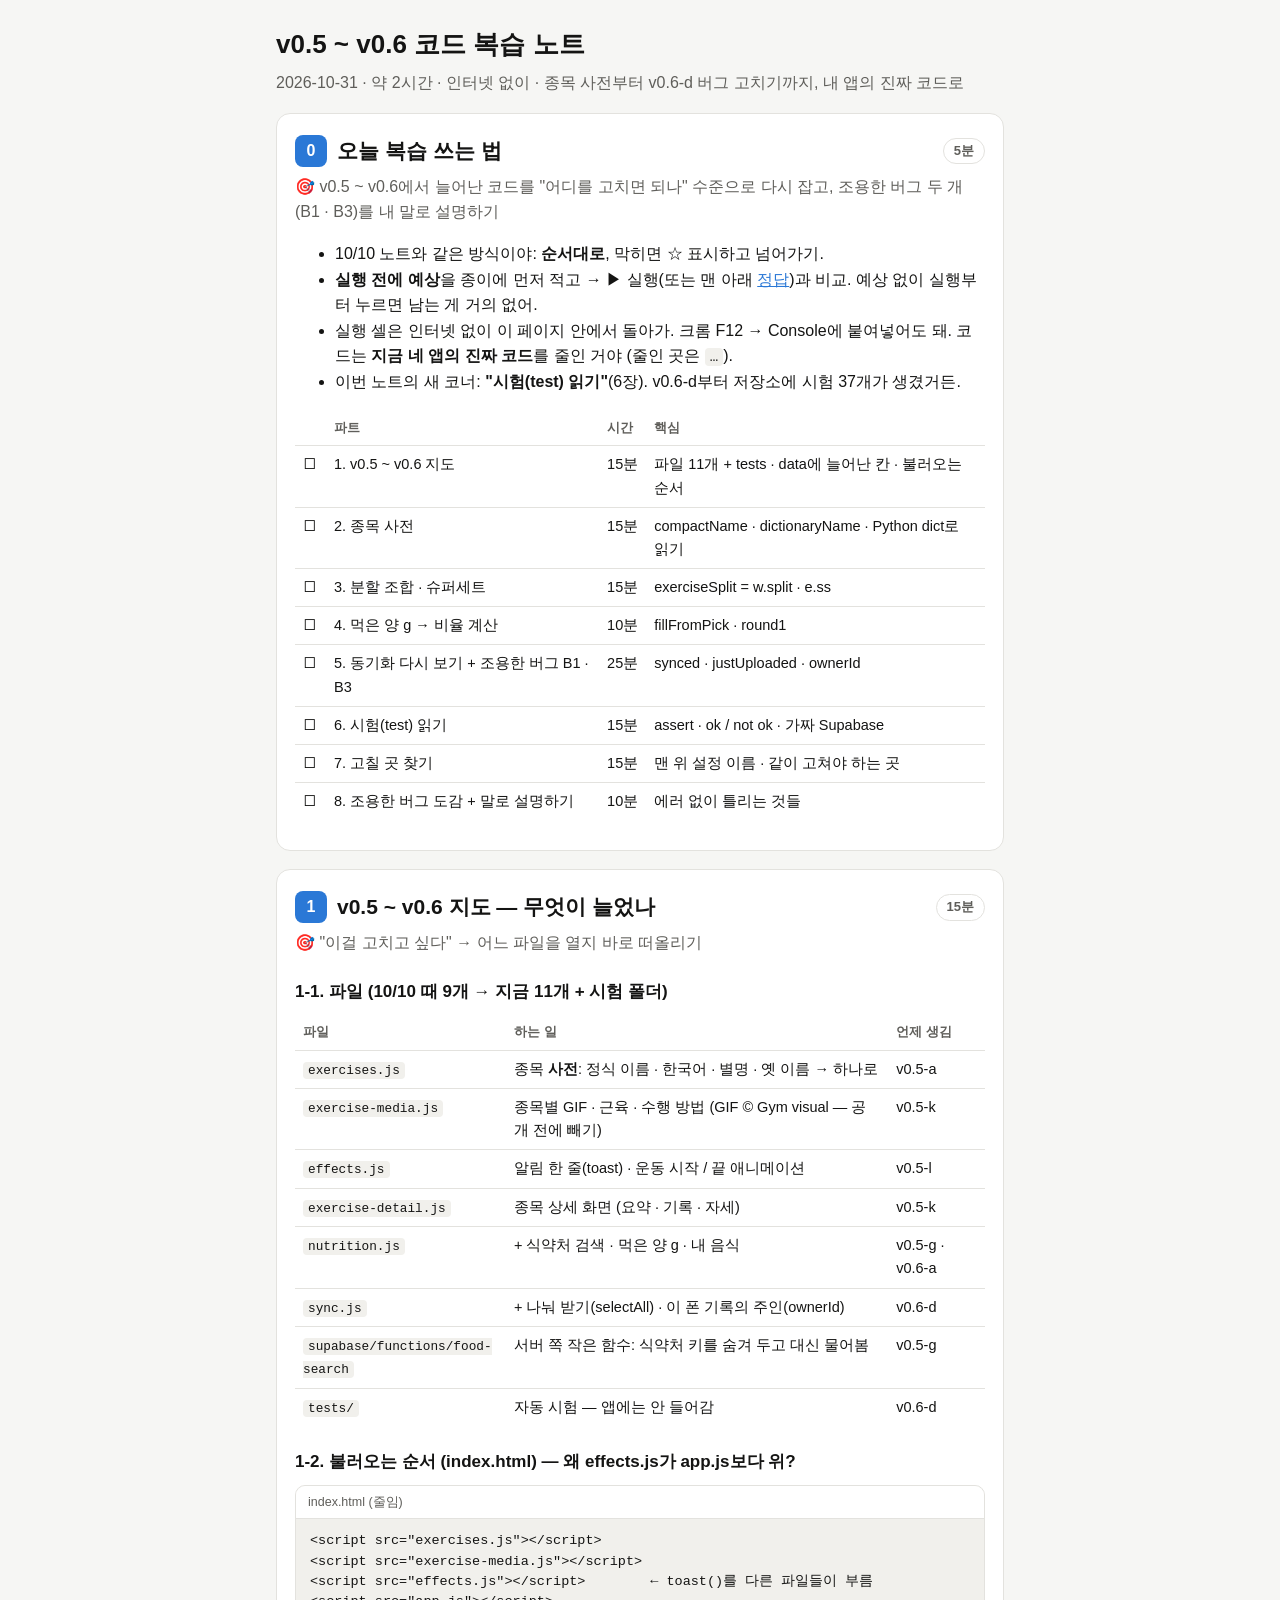
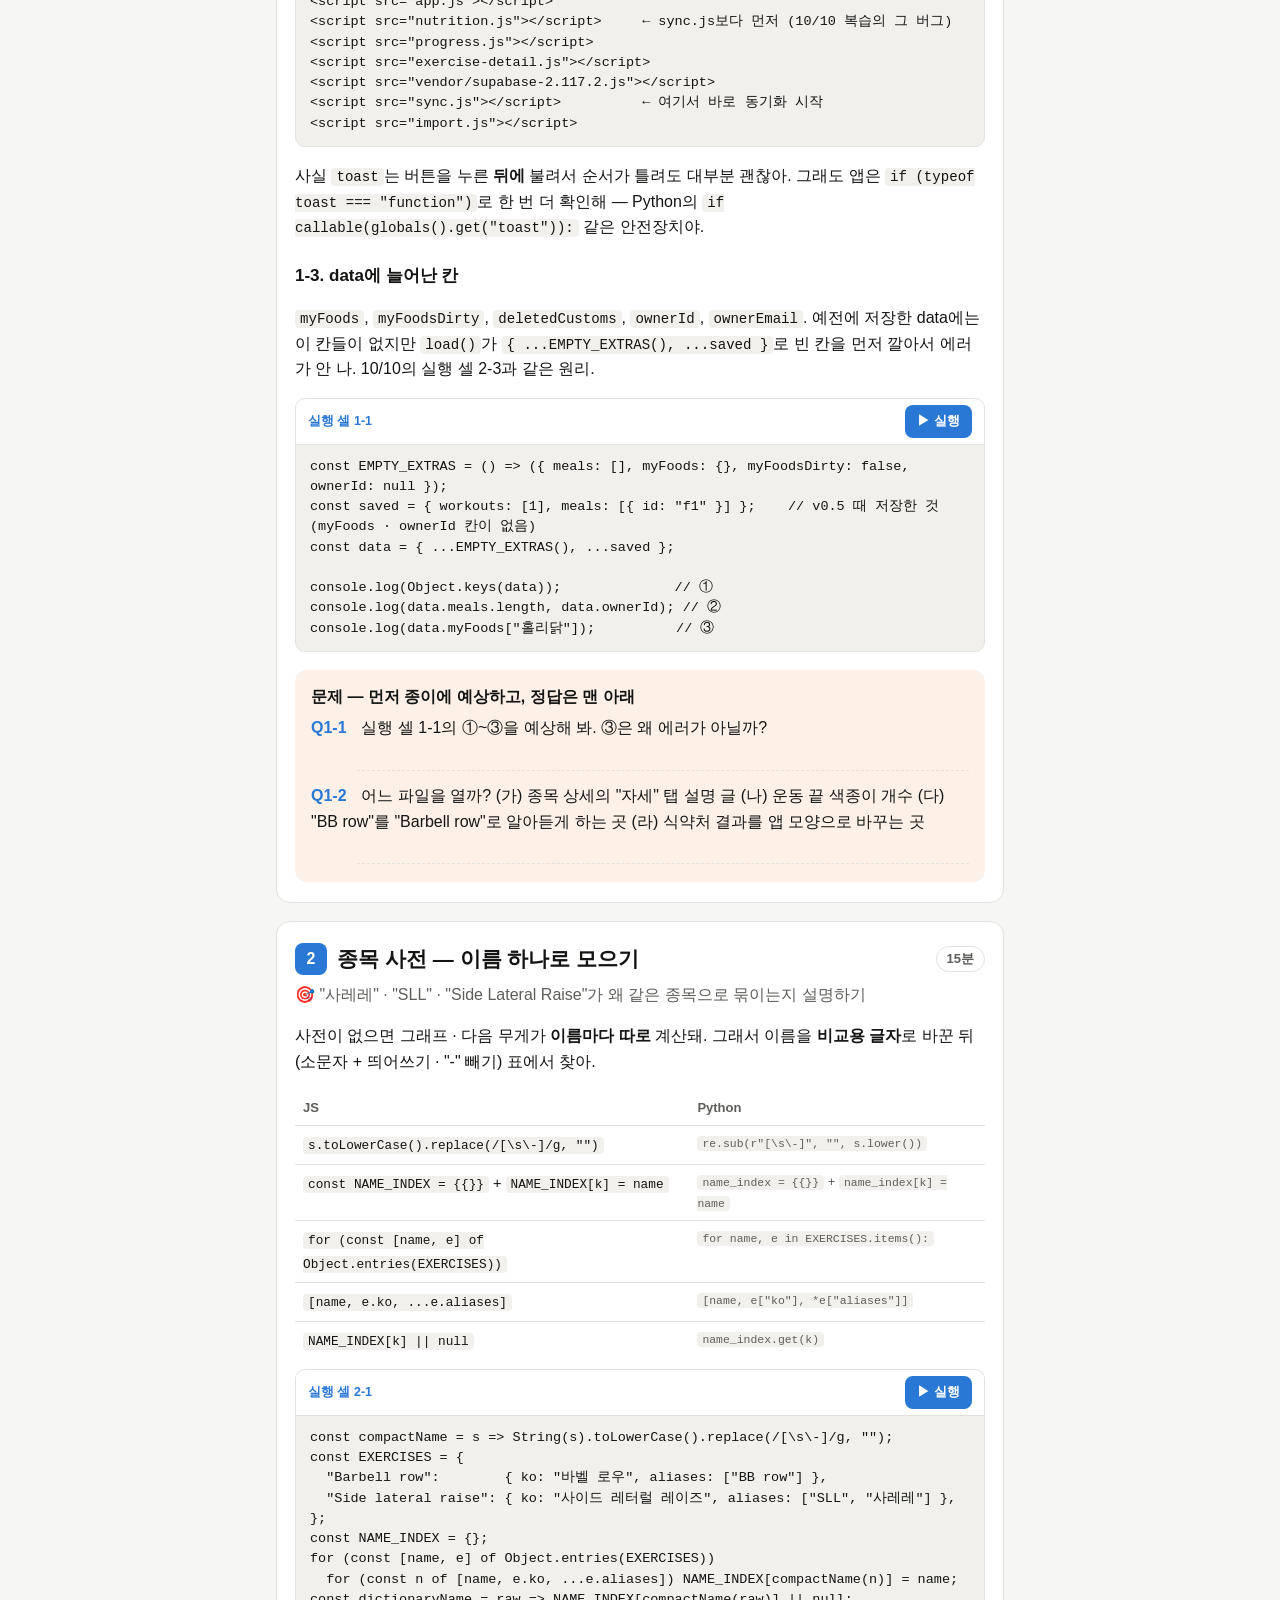
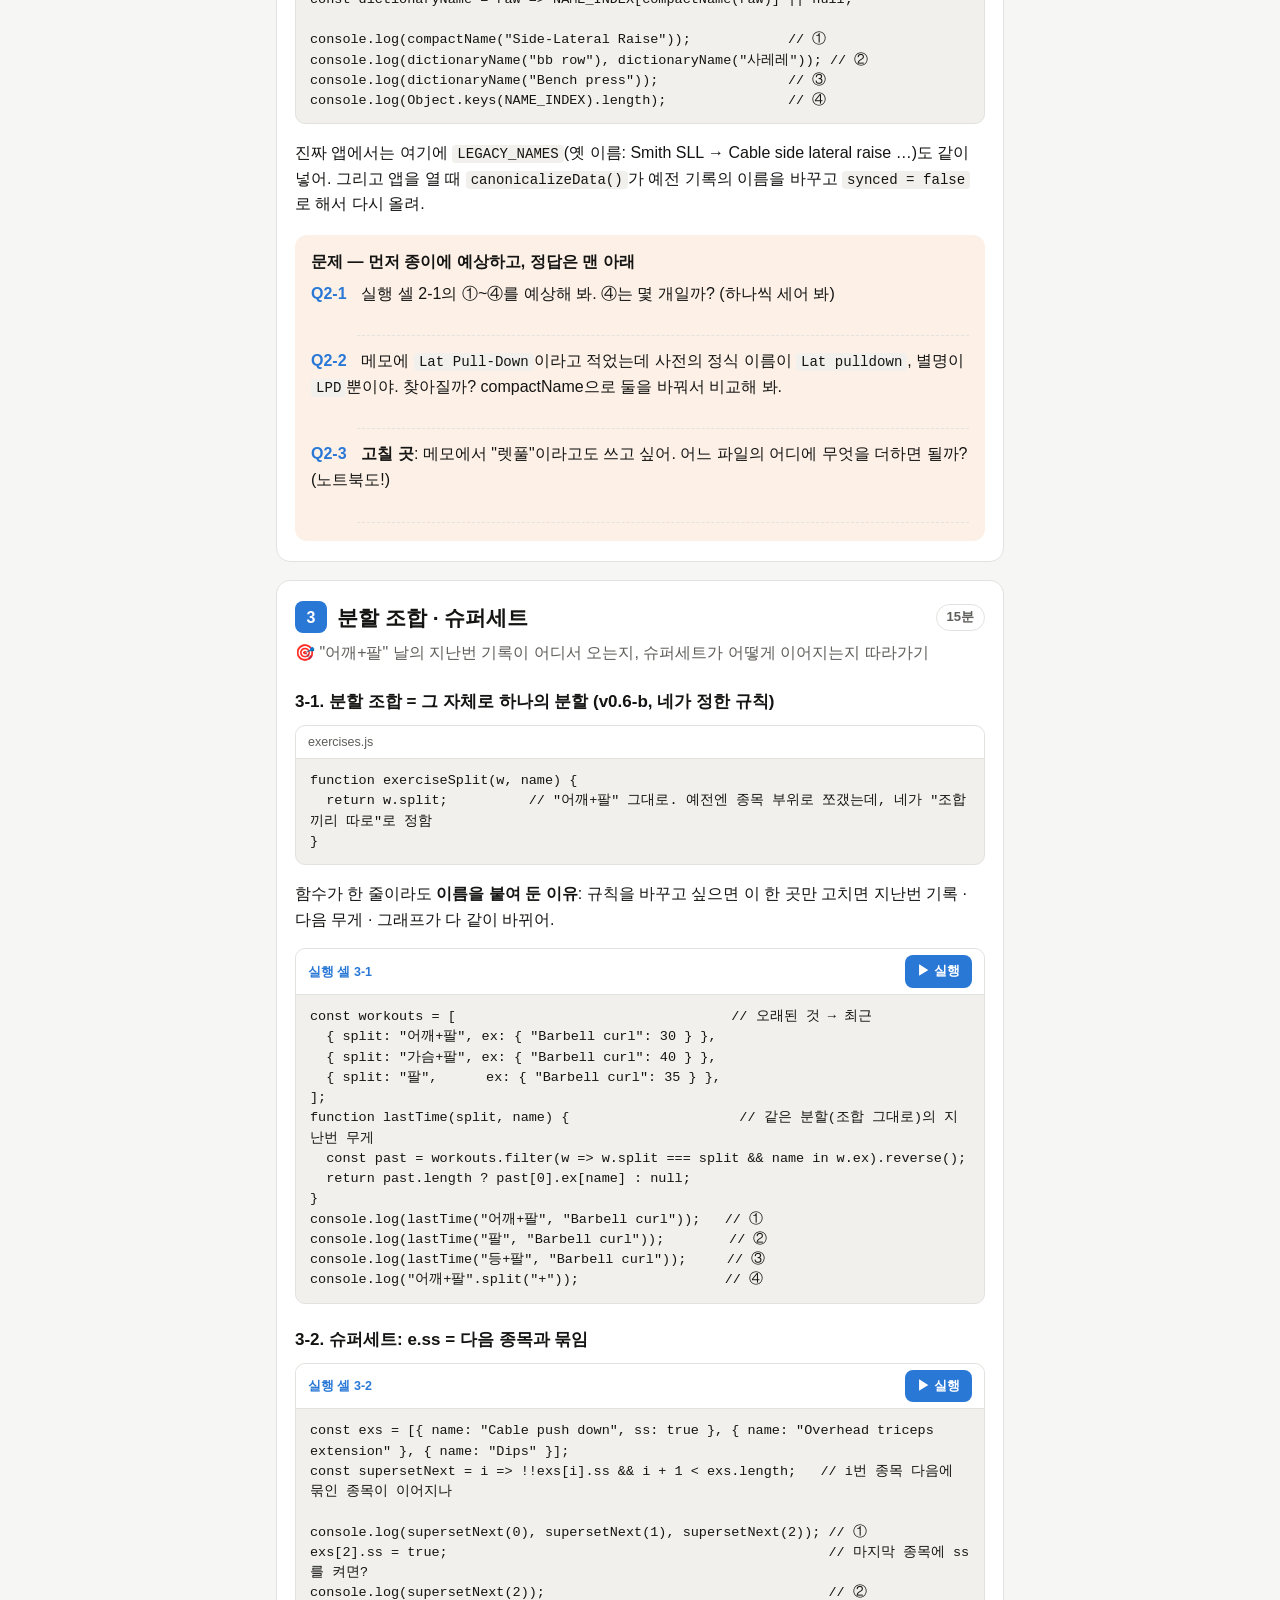
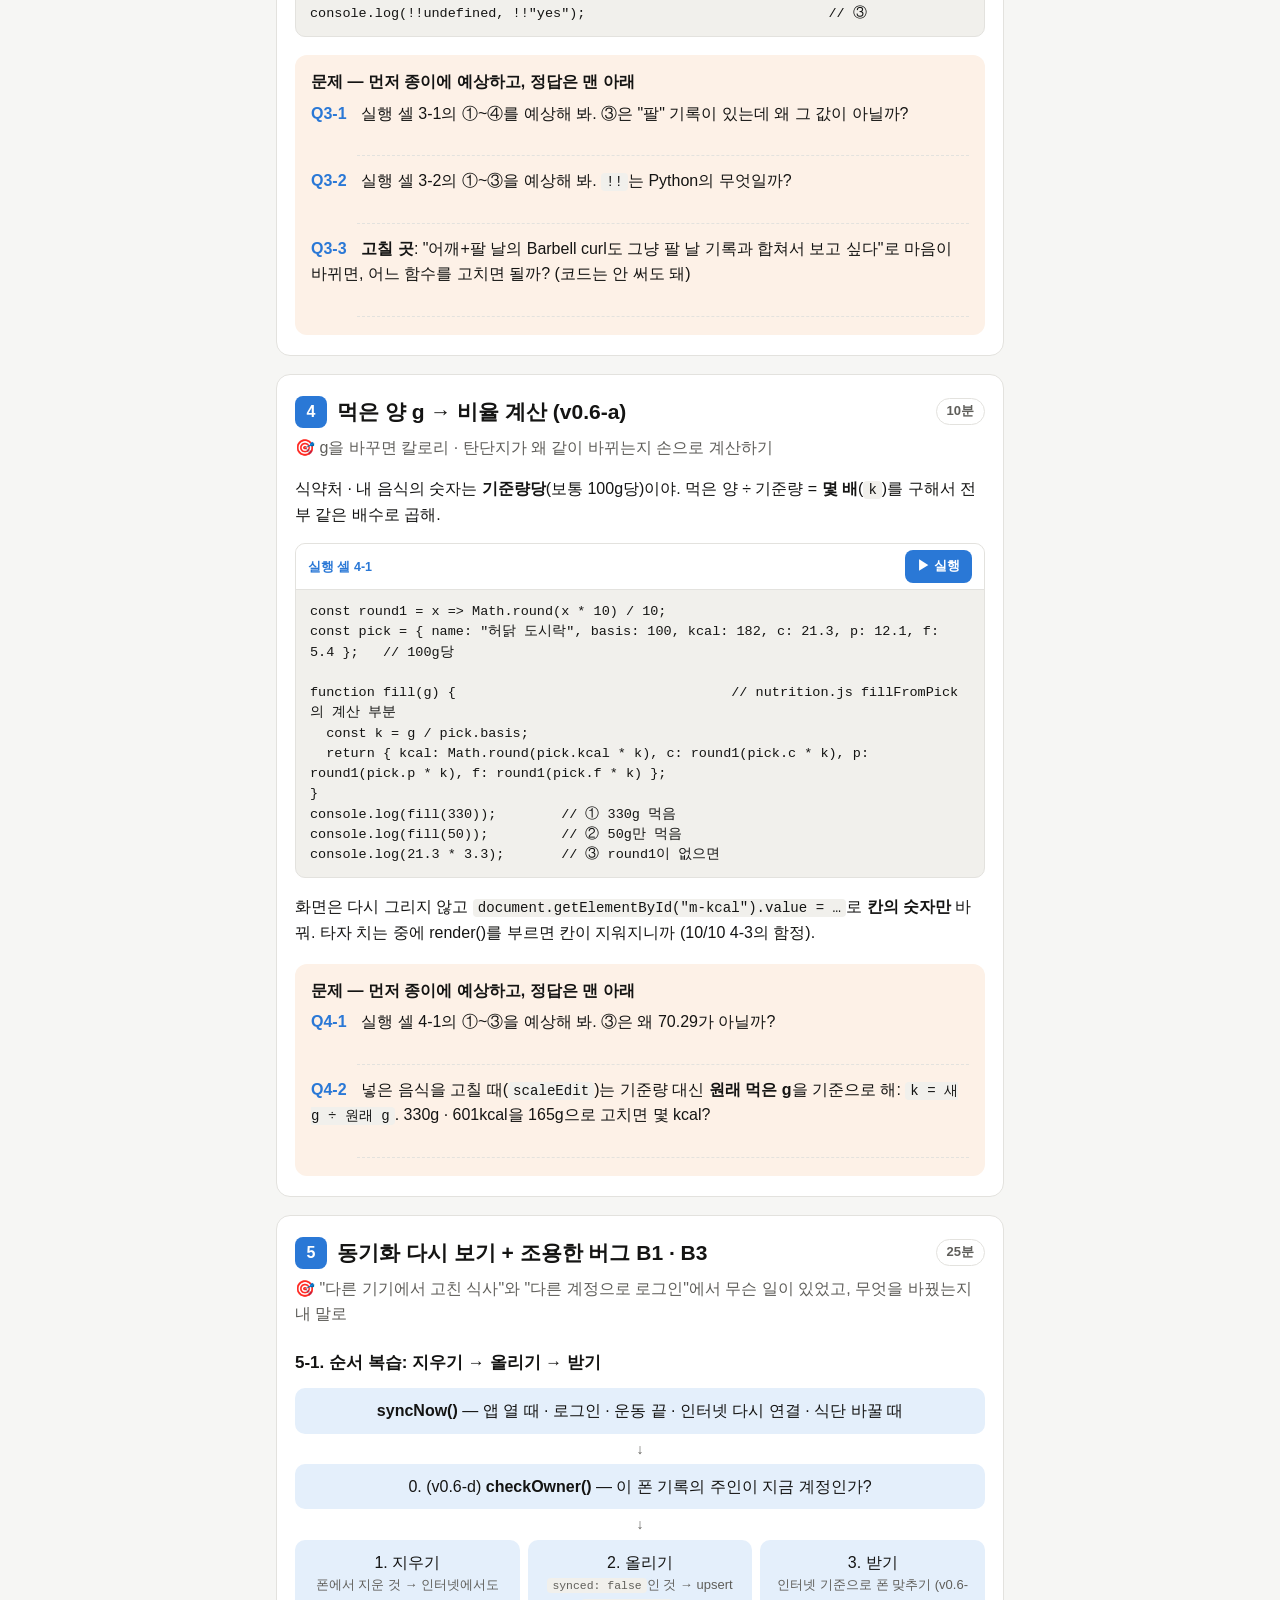
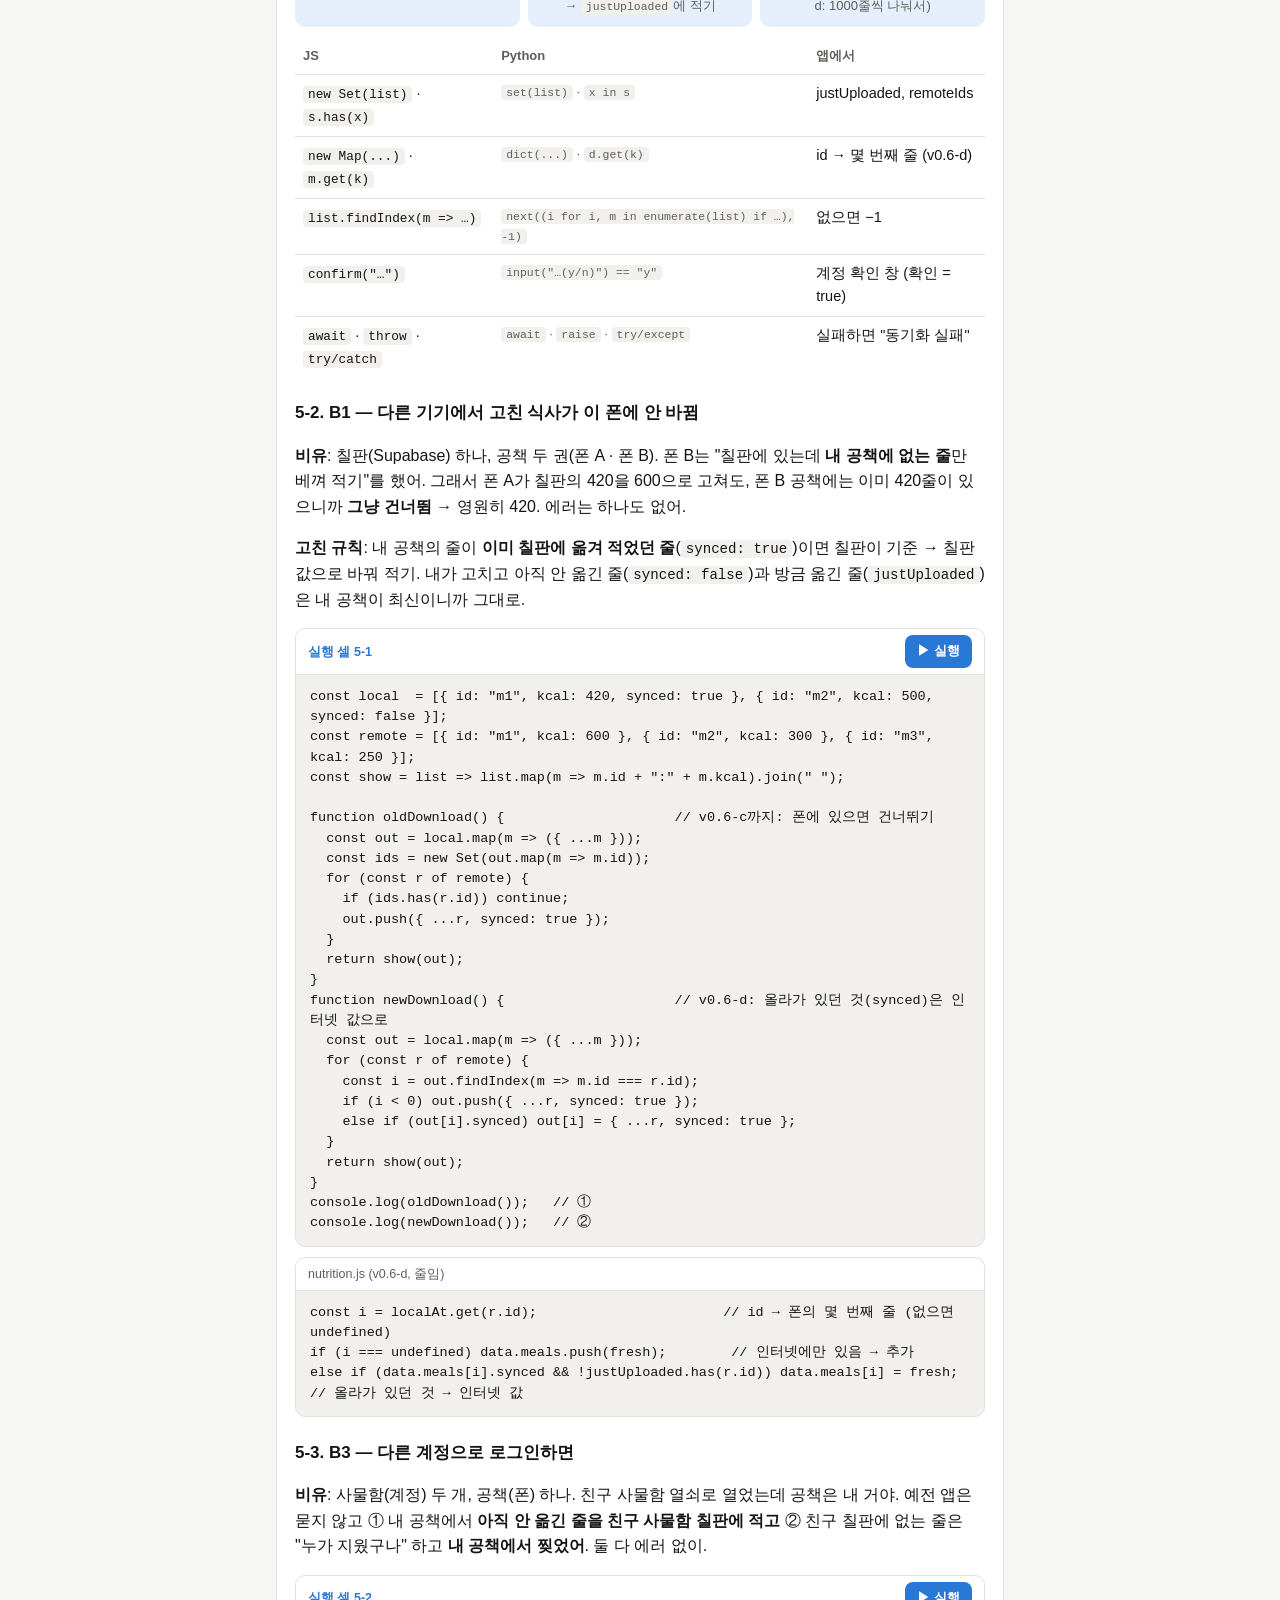
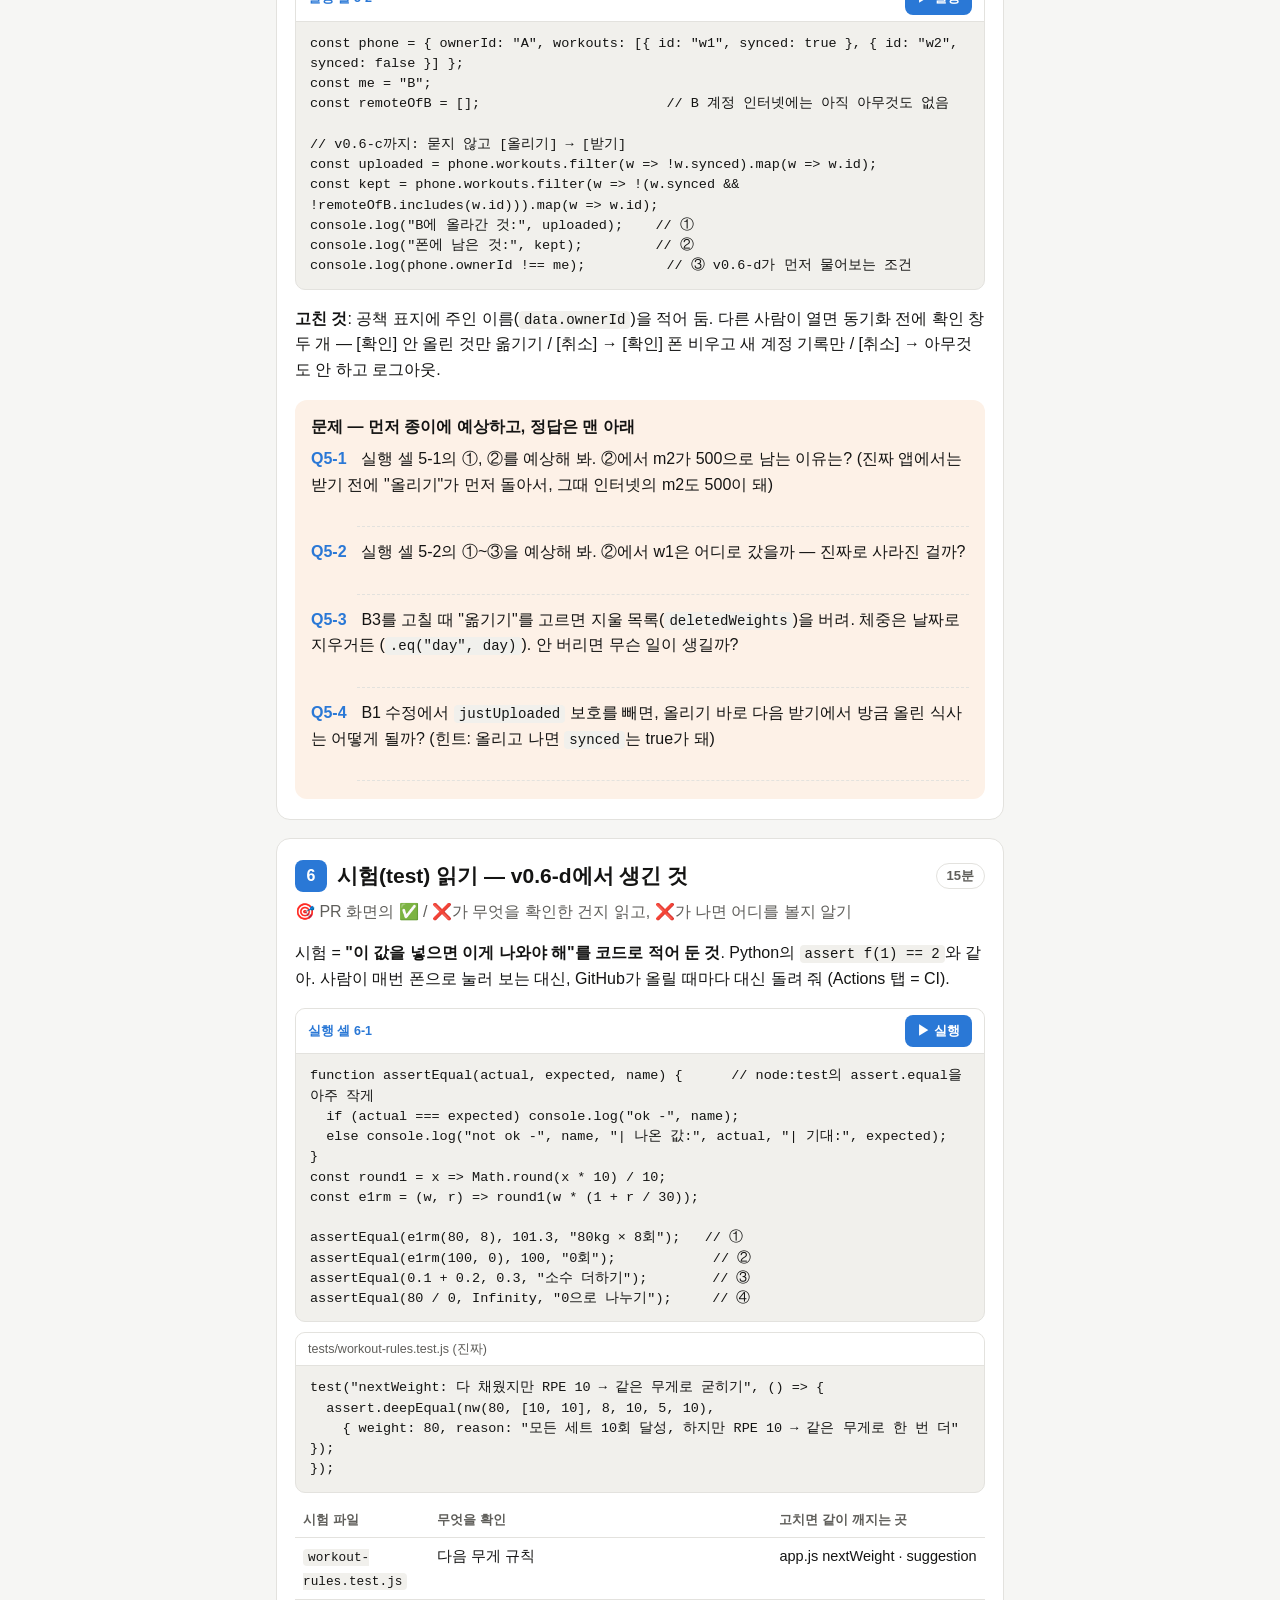
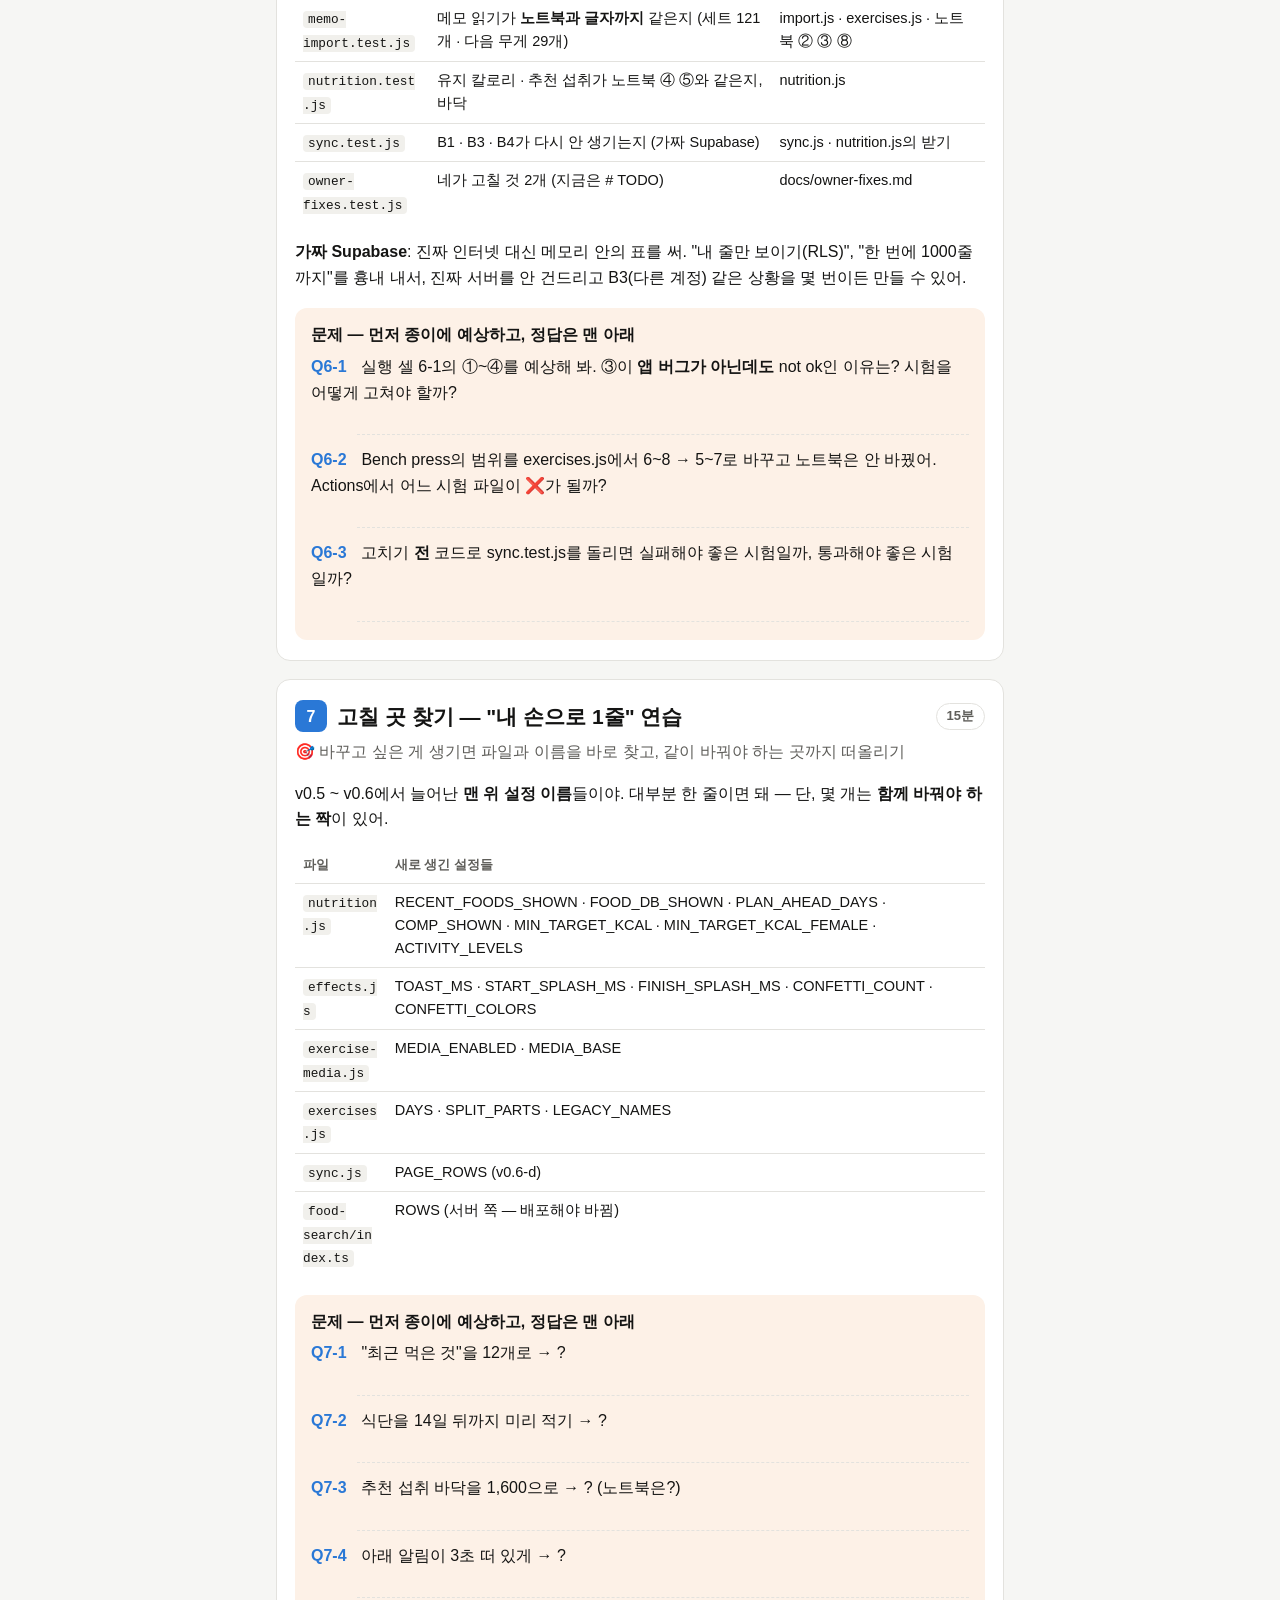
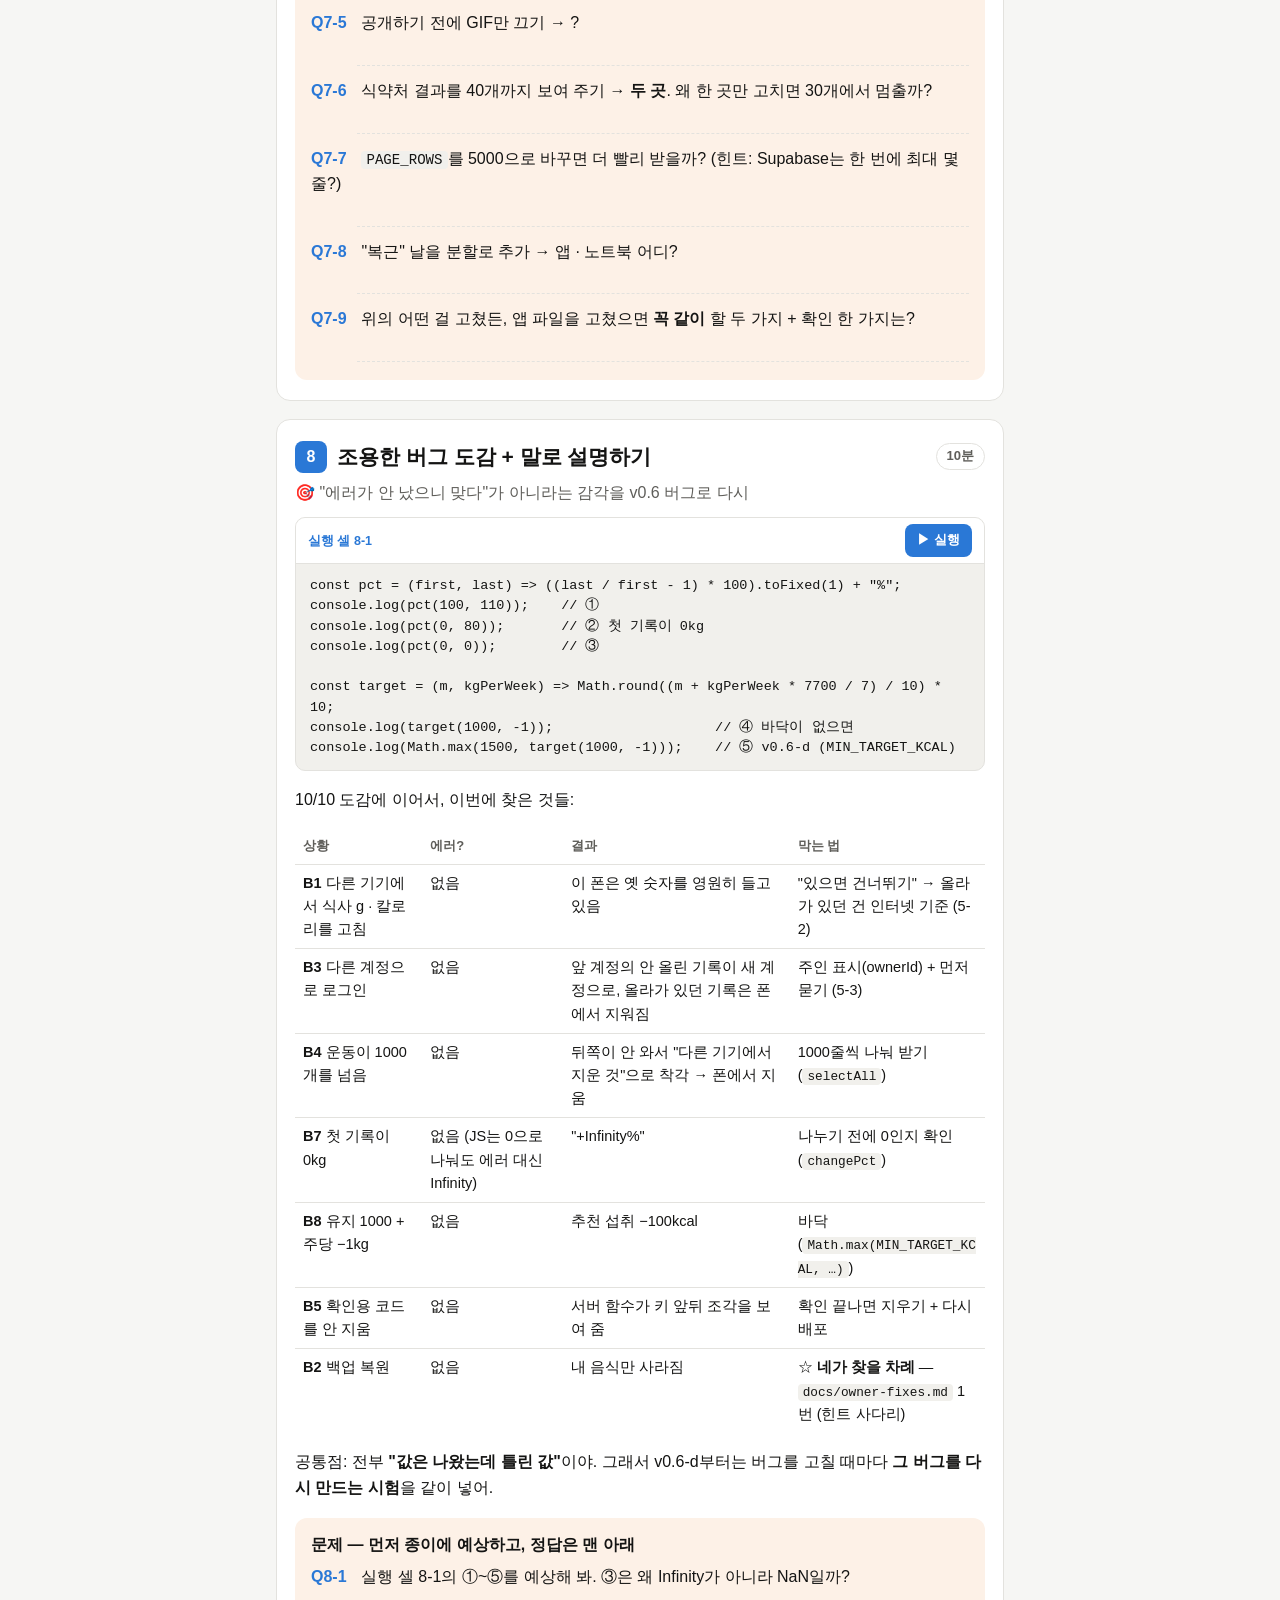
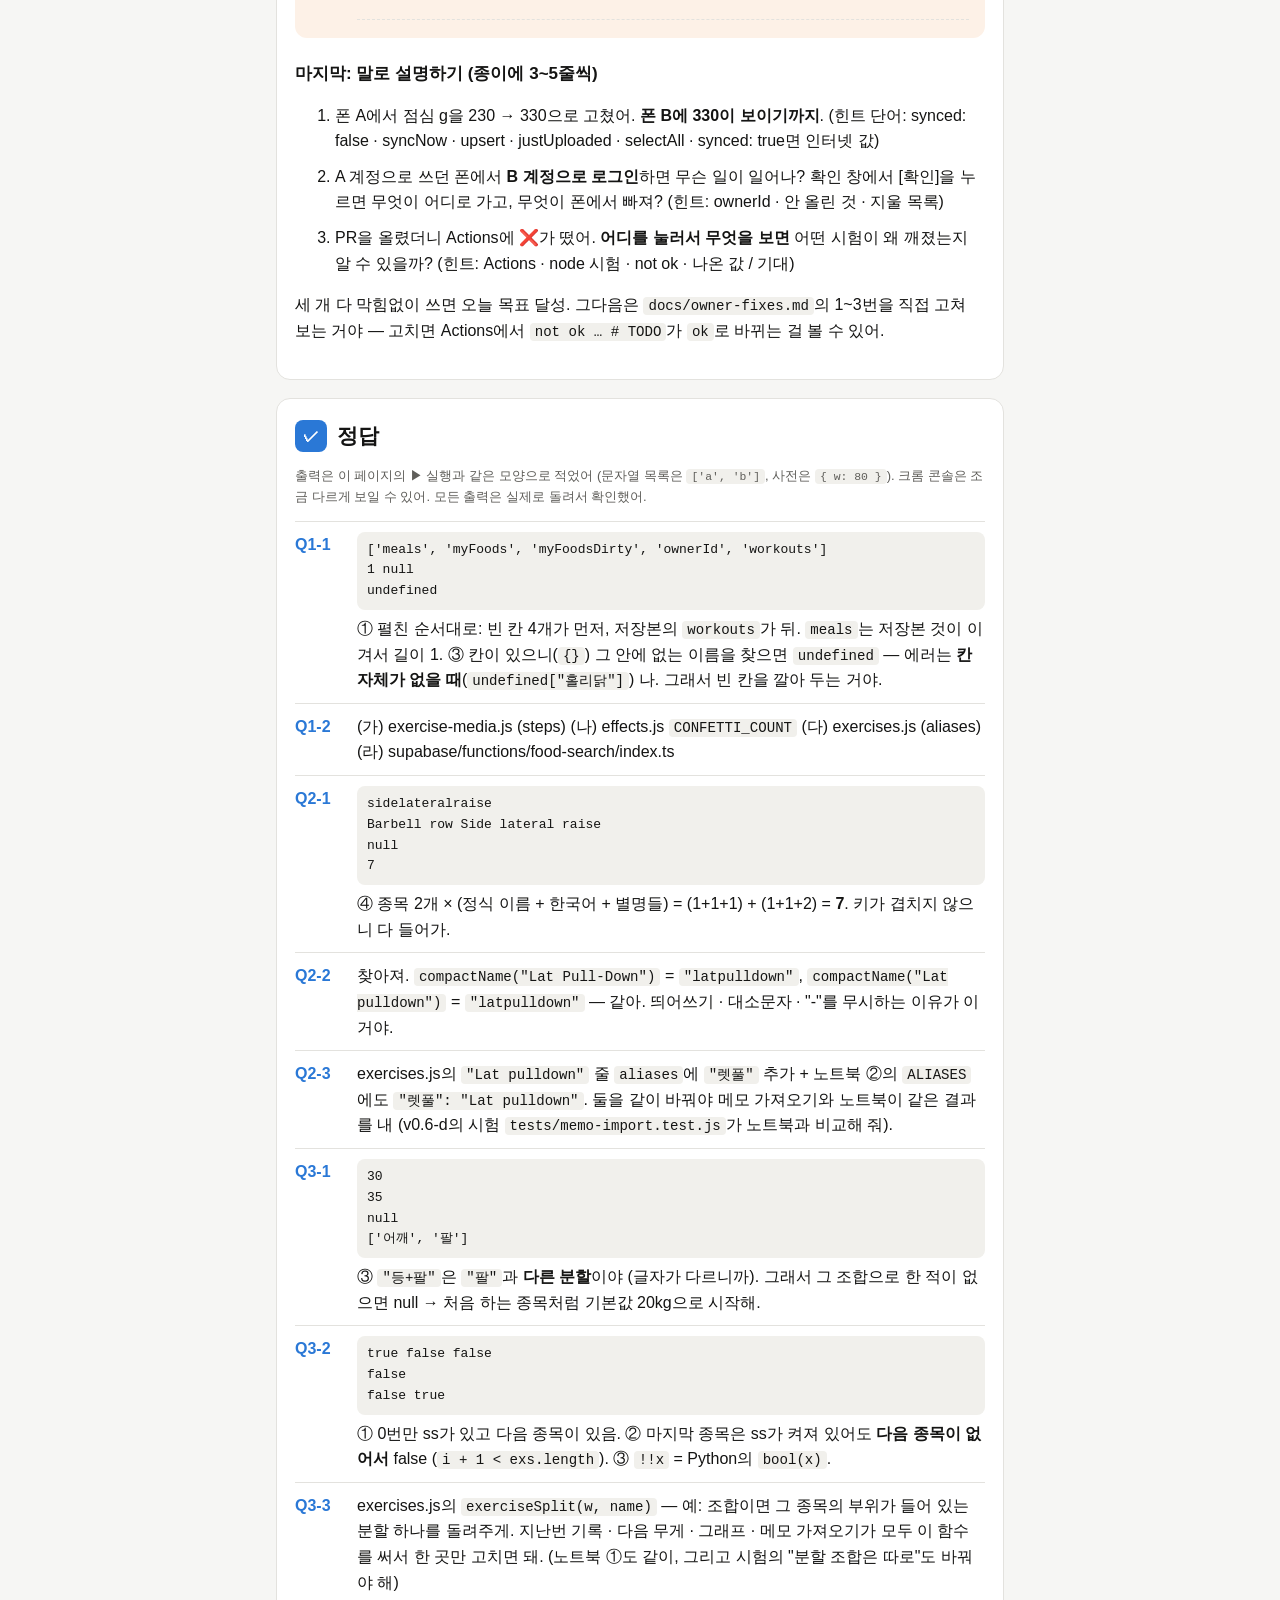
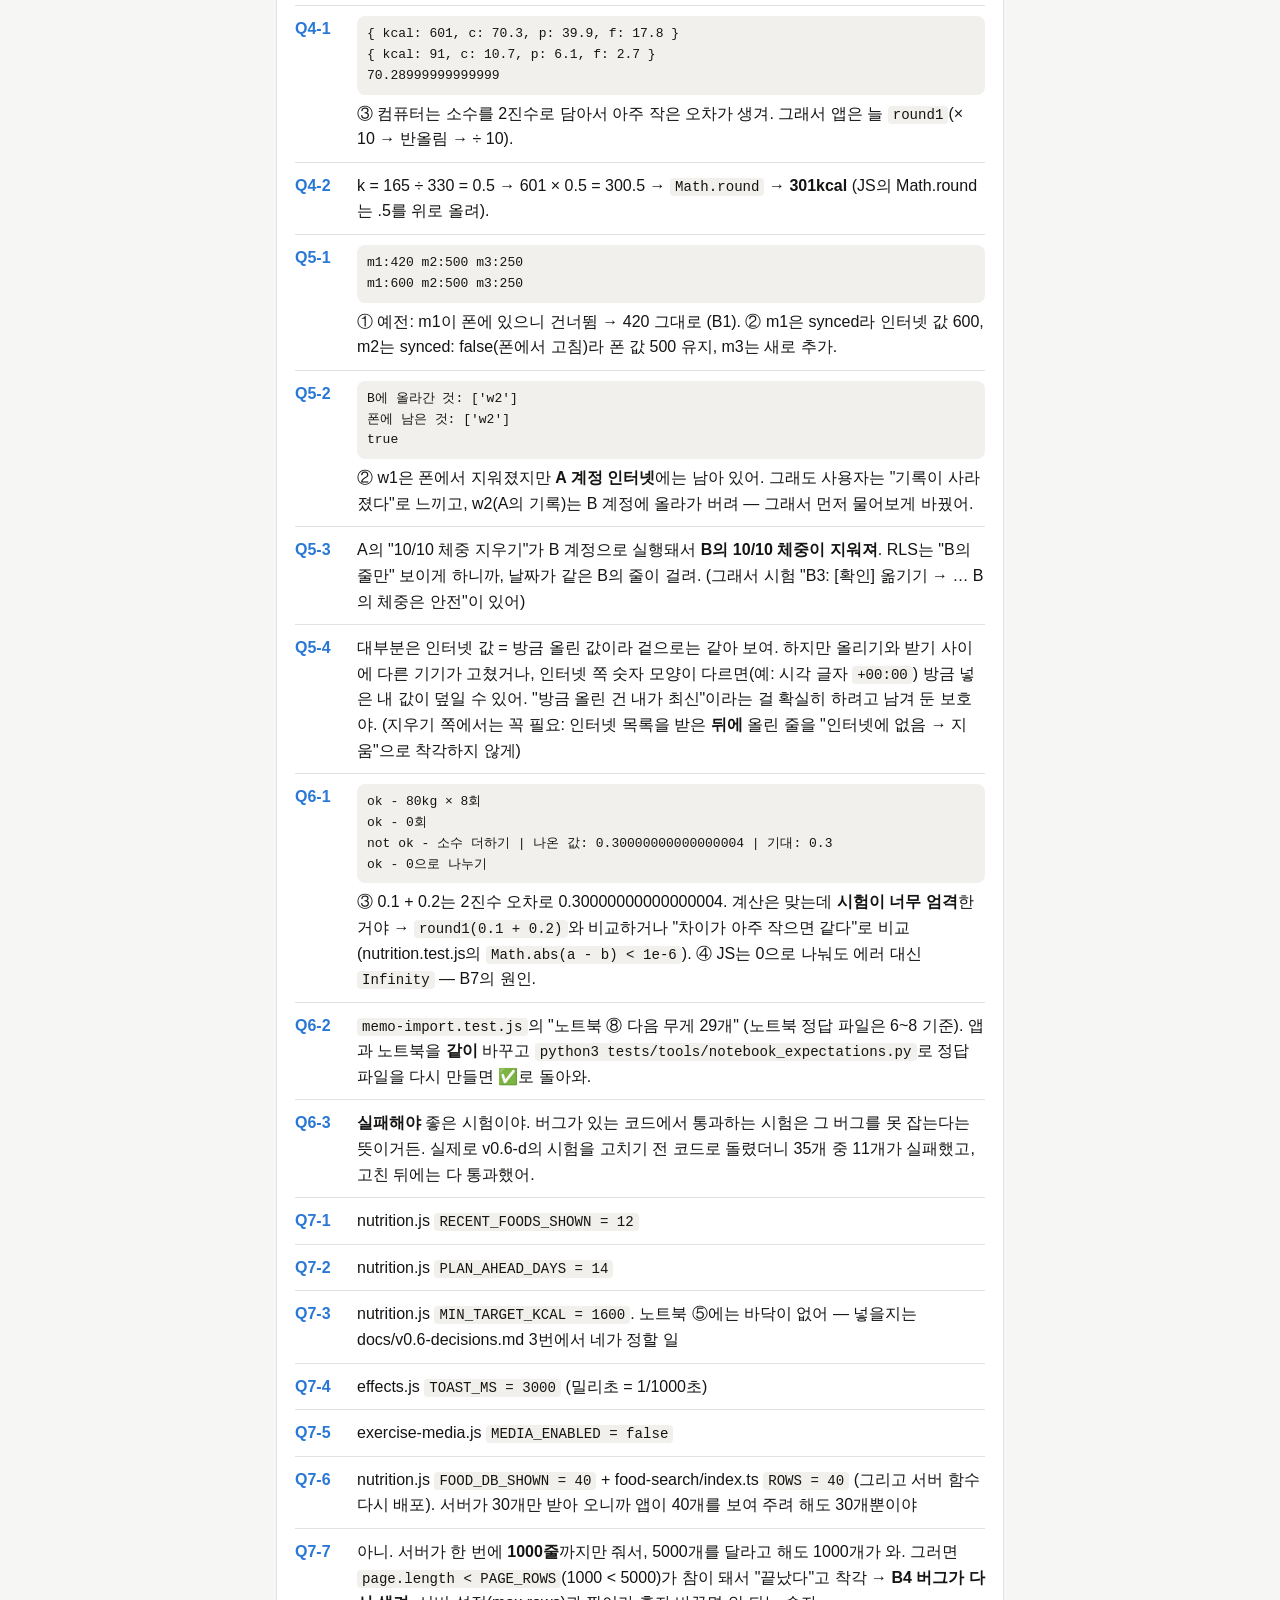
<file: study/review-2026-10-31.html>
<!doctype html>
<html lang="ko">
<head>
<meta charset="utf-8">
<meta name="viewport" content="width=device-width, initial-scale=1">
<title>v0.5–v0.6 코드 복습 노트</title>
<style>
:root {
  --bg: #f6f6f4; --surface: #ffffff; --text: #141413; --muted: #5f5e5a; --line: #e3e2de;
  --accent: #2a78d6; --accent-soft: #e4effb; --code-bg: #f1f0ec; --warn-soft: #fdf1e7;
  color-scheme: light;
}
@media (prefers-color-scheme: dark) {
  :root:not([data-theme="light"]) {
    --bg: #161615; --surface: #1f1f1e; --text: #f2f2ef; --muted: #a8a79f; --line: #34332f;
    --accent: #5598e7; --accent-soft: #1d2d42; --code-bg: #262624; --warn-soft: #3a2a1d;
    color-scheme: dark;
  }
}
:root[data-theme="dark"] {
  --bg: #161615; --surface: #1f1f1e; --text: #f2f2ef; --muted: #a8a79f; --line: #34332f;
  --accent: #5598e7; --accent-soft: #1d2d42; --code-bg: #262624; --warn-soft: #3a2a1d;
  color-scheme: dark;
}
* { box-sizing: border-box; }
html, body { margin: 0; background: var(--bg); color: var(--text); }
body { font-family: -apple-system, BlinkMacSystemFont, "Apple SD Gothic Neo", "Malgun Gothic", "Noto Sans KR", sans-serif;
  font-size: 16px; line-height: 1.6; }
main { max-width: 760px; margin: 0 auto; padding: 24px 16px 64px; }
header.top h1 { font-size: 26px; margin: 0 0 4px; }
header.top p { margin: 0; color: var(--muted); }
h2 { display: flex; align-items: center; gap: 10px; font-size: 21px; margin: 0 0 6px; }
h2 .num { display: inline-grid; place-items: center; min-width: 32px; height: 32px; border-radius: 8px;
  background: var(--accent); color: #fff; font-size: 16px; }
h2 .time { margin-left: auto; font-size: 13px; font-weight: 600; color: var(--muted); border: 1px solid var(--line);
  border-radius: 999px; padding: 2px 10px; white-space: nowrap; }
h3 { font-size: 17px; margin: 22px 0 8px; }
.sec { background: var(--surface); border: 1px solid var(--line); border-radius: 14px; padding: 20px 18px; margin: 18px 0; }
.goal { margin: 0 0 12px; color: var(--muted); }
.small, span.small { font-size: 13px; color: var(--muted); }
.box .small { display: block; }
code { font-family: ui-monospace, Menlo, Consolas, "D2Coding", monospace; font-size: 0.88em; background: var(--code-bg);
  padding: 1px 5px; border-radius: 4px; overflow-wrap: anywhere; }
pre { margin: 0; }
.code, .cell { border: 1px solid var(--line); border-radius: 10px; margin: 10px 0; overflow: hidden; background: var(--code-bg); }
.code pre, .cell pre { padding: 12px 14px; white-space: pre-wrap; overflow-wrap: anywhere; font-size: 13.5px; line-height: 1.5; }
.code pre code, .cell pre code { background: none; padding: 0; font-size: inherit; }
.code-head, .cell-head { display: flex; justify-content: space-between; align-items: center; gap: 8px;
  font-size: 12.5px; color: var(--muted); padding: 6px 12px; border-bottom: 1px solid var(--line); background: var(--surface); }
.cell-head span { font-weight: 700; color: var(--accent); }
.run { font: inherit; font-size: 13px; font-weight: 700; color: #fff; background: var(--accent); border: none;
  border-radius: 8px; padding: 6px 12px; cursor: pointer; }
.out { border-top: 1px dashed var(--line); background: var(--surface); color: var(--text); white-space: pre-wrap; }
table { width: 100%; border-collapse: collapse; margin: 10px 0; font-size: 14.5px; }
th, td { text-align: left; vertical-align: top; padding: 7px 8px; border-top: 1px solid var(--line); }
th { font-size: 13px; color: var(--muted); border-top: none; }
table.plan td:first-child { width: 24px; }
table.plan td:nth-child(3) { white-space: nowrap; }
table.pairs td:nth-child(2) { color: var(--muted); font-size: 13px; }
.flow { display: grid; justify-items: center; gap: 4px; margin: 12px 0; }
.flow .box { width: 100%; background: var(--accent-soft); border-radius: 10px; padding: 10px 12px; text-align: center; }
.flow .arrow { color: var(--muted); font-size: 14px; }
.flow .row3 { display: grid; grid-template-columns: repeat(3, 1fr); gap: 8px; width: 100%; }
.questions { margin-top: 18px; border-radius: 12px; background: var(--warn-soft); padding: 14px 16px 6px; }
.q-title { font-weight: 700; margin-bottom: 6px; }
.questions ol { list-style: none; padding: 0; margin: 0; }
.questions li { margin: 0 0 12px; }
.qn { display: inline-block; min-width: 46px; color: var(--accent); }
.blank { height: 28px; border-bottom: 1px dashed var(--line); margin: 2px 0 0 46px; }
.answers .ans { display: grid; grid-template-columns: 56px 1fr; gap: 6px; padding: 10px 0; border-top: 1px solid var(--line); }
.answers .ans pre { background: var(--code-bg); border-radius: 8px; padding: 8px 10px; margin: 0 0 6px; font-size: 13px;
  white-space: pre-wrap; overflow-wrap: anywhere; font-family: ui-monospace, Menlo, Consolas, monospace; }
ol.explain li { margin-bottom: 10px; }
a { color: var(--accent); }
@media (max-width: 560px) {
  .flow .row3 { grid-template-columns: 1fr; }
  .sec { padding: 16px 14px; }
  h2 { font-size: 19px; }
}
@media print {
  /* 인쇄용: A4 · 흑백으로 찍어도 읽히게 · 잉크 아끼기 · 손으로 답 쓸 칸 */
  :root, :root[data-theme="dark"], :root:not([data-theme="light"]) {
    --bg: #fff; --surface: #fff; --text: #000; --muted: #444; --line: #bbb;
    --accent: #000; --accent-soft: #fff; --code-bg: #f4f4f4; --warn-soft: #fff; color-scheme: light;
  }
  @page { size: A4; margin: 14mm 15mm 16mm; }
  body { font-size: 9.6pt; line-height: 1.45; }
  main { max-width: none; padding: 0; }
  header.top h1 { font-size: 16pt; }
  header.top p { font-size: 9pt; margin-bottom: 4mm; }
  .sec { border: none; border-top: 1.5pt solid #000; border-radius: 0; padding: 3mm 0 0; margin: 0 0 6mm; }
  h2 { font-size: 13pt; margin-bottom: 1mm; break-after: avoid; }
  h2 .num { display: inline; min-width: 0; height: auto; background: none; color: #000; font-size: 13pt; padding: 0; }
  h2 .num::after { content: "."; }
  h2 .time { font-size: 8.5pt; border-color: #888; padding: 0 6px; }
  h3 { font-size: 10.5pt; margin: 4mm 0 1.5mm; break-after: avoid; }
  p, ul, ol { margin: 1.5mm 0; }
  .goal { font-size: 9pt; margin-bottom: 2mm; }
  .small, span.small { font-size: 8pt; }
  code { font-size: 8.4pt; padding: 0 2px; background: none; }
  .code, .cell { border: 0.6pt solid #999; border-radius: 3px; margin: 2mm 0; background: #fff; }
  .code-head, .cell-head { font-size: 7.5pt; padding: 1mm 2.5mm; background: #fff; border-bottom: 0.6pt solid #ccc; }
  .cell-head span { color: #000; }
  .code pre, .cell pre { font-size: 8pt; line-height: 1.35; padding: 2mm 2.5mm; white-space: pre-wrap; background: #f6f6f6; }
  .run, .out { display: none !important; }
  table { font-size: 8.6pt; margin: 2mm 0; }
  th, td { padding: 1.2mm 1.5mm; border-top: 0.5pt solid #bbb; }
  th { font-size: 8pt; color: #000; border-bottom: 0.8pt solid #000; }
  .flow { gap: 1mm; margin: 2mm 0; }
  .flow .box { border: 0.6pt solid #000; border-radius: 3px; padding: 1.5mm 2mm; font-size: 9pt; }
  .flow .arrow { font-size: 9pt; line-height: 1; }
  .flow .row3 { gap: 2mm; }
  .questions { border: 0.8pt solid #000; border-radius: 3px; padding: 2.5mm 3mm 0; margin-top: 3mm; }
  .q-title { font-size: 9pt; margin-bottom: 1.5mm; }
  .questions li { margin: 0 0 2mm; font-size: 9.4pt; }
  .qn { min-width: 13mm; color: #000; }
  .blank { height: 9mm; margin-left: 13mm; border-bottom: 0.5pt dotted #777;
           background: repeating-linear-gradient(to bottom, transparent 0, transparent 4.2mm, #ccc 4.2mm, #ccc 4.5mm); }
  .answers { break-before: page; }
  .answers .ans { grid-template-columns: 14mm 1fr; padding: 1.5mm 0; font-size: 9pt; }
  .answers .ans pre { font-size: 7.8pt; padding: 1.5mm 2mm; background: #f6f6f6; border-radius: 2px; }
  .code, .cell, .questions li, .answers .ans, tr, .flow, .flow .box { break-inside: avoid; }
  a { color: inherit; text-decoration: none; }
}
</style>
</head>
<body>
<main>
<header class="top">
  <h1>v0.5 ~ v0.6 코드 복습 노트</h1>
  <p>2026-10-31 · 약 2시간 · 인터넷 없이 · 종목 사전부터 v0.6-d 버그 고치기까지, 내 앱의 진짜 코드로</p>
</header>

<section class="sec" id="s0">
  <h2><span class="num">0</span>오늘 복습 쓰는 법<span class="time">5분</span></h2>
  <p class="goal">🎯 v0.5 ~ v0.6에서 늘어난 코드를 "어디를 고치면 되나" 수준으로 다시 잡고, 조용한 버그 두 개(B1 · B3)를 내 말로 설명하기</p>
  
<ul>
  <li>10/10 노트와 같은 방식이야: <b>순서대로</b>, 막히면 ☆ 표시하고 넘어가기.</li>
  <li><b>실행 전에 예상</b>을 종이에 먼저 적고 → ▶ 실행(또는 맨 아래 <a href="#answers">정답</a>)과 비교. 예상 없이 실행부터 누르면 남는 게 거의 없어.</li>
  <li>실행 셀은 인터넷 없이 이 페이지 안에서 돌아가. 크롬 F12 → Console에 붙여넣어도 돼. 코드는 <b>지금 네 앱의 진짜 코드</b>를 줄인 거야 (줄인 곳은 <code>…</code>).</li>
  <li>이번 노트의 새 코너: <b>"시험(test) 읽기"</b>(6장). v0.6-d부터 저장소에 시험 37개가 생겼거든.</li>
</ul>
<table class="plan"><thead><tr><th></th><th>파트</th><th>시간</th><th>핵심</th></tr></thead><tbody><tr><td>☐</td><td>1. v0.5 ~ v0.6 지도</td><td>15분</td><td>파일 11개 + tests · data에 늘어난 칸 · 불러오는 순서</td></tr><tr><td>☐</td><td>2. 종목 사전</td><td>15분</td><td>compactName · dictionaryName · Python dict로 읽기</td></tr><tr><td>☐</td><td>3. 분할 조합 · 슈퍼세트</td><td>15분</td><td>exerciseSplit = w.split · e.ss</td></tr><tr><td>☐</td><td>4. 먹은 양 g → 비율 계산</td><td>10분</td><td>fillFromPick · round1</td></tr><tr><td>☐</td><td>5. 동기화 다시 보기 + 조용한 버그 B1 · B3</td><td>25분</td><td>synced · justUploaded · ownerId</td></tr><tr><td>☐</td><td>6. 시험(test) 읽기</td><td>15분</td><td>assert · ok / not ok · 가짜 Supabase</td></tr><tr><td>☐</td><td>7. 고칠 곳 찾기</td><td>15분</td><td>맨 위 설정 이름 · 같이 고쳐야 하는 곳</td></tr><tr><td>☐</td><td>8. 조용한 버그 도감 + 말로 설명하기</td><td>10분</td><td>에러 없이 틀리는 것들</td></tr></tbody></table>

</section>
<section class="sec" id="s1">
  <h2><span class="num">1</span>v0.5 ~ v0.6 지도 — 무엇이 늘었나<span class="time">15분</span></h2>
  <p class="goal">🎯 "이걸 고치고 싶다" → 어느 파일을 열지 바로 떠올리기</p>
  
<h3>1-1. 파일 (10/10 때 9개 → 지금 11개 + 시험 폴더)</h3>
<table class=""><thead><tr><th>파일</th><th>하는 일</th><th>언제 생김</th></tr></thead><tbody><tr><td><code>exercises.js</code></td><td>종목 <b>사전</b>: 정식 이름 · 한국어 · 별명 · 옛 이름 → 하나로</td><td>v0.5-a</td></tr><tr><td><code>exercise-media.js</code></td><td>종목별 GIF · 근육 · 수행 방법 (GIF © Gym visual — 공개 전에 빼기)</td><td>v0.5-k</td></tr><tr><td><code>effects.js</code></td><td>알림 한 줄(toast) · 운동 시작 / 끝 애니메이션</td><td>v0.5-l</td></tr><tr><td><code>exercise-detail.js</code></td><td>종목 상세 화면 (요약 · 기록 · 자세)</td><td>v0.5-k</td></tr><tr><td><code>nutrition.js</code></td><td>+ 식약처 검색 · 먹은 양 g · 내 음식</td><td>v0.5-g · v0.6-a</td></tr><tr><td><code>sync.js</code></td><td>+ 나눠 받기(selectAll) · 이 폰 기록의 주인(ownerId)</td><td>v0.6-d</td></tr><tr><td><code>supabase/functions/food-search</code></td><td>서버 쪽 작은 함수: 식약처 키를 숨겨 두고 대신 물어봄</td><td>v0.5-g</td></tr><tr><td><code>tests/</code></td><td>자동 시험 — 앱에는 안 들어감</td><td>v0.6-d</td></tr></tbody></table>
<h3>1-2. 불러오는 순서 (index.html) — 왜 effects.js가 app.js보다 위?</h3>
<div class="code"><div class="code-head">index.html (줄임)</div><pre><code>&lt;script src=&quot;exercises.js&quot;&gt;&lt;/script&gt;
&lt;script src=&quot;exercise-media.js&quot;&gt;&lt;/script&gt;
&lt;script src=&quot;effects.js&quot;&gt;&lt;/script&gt;        ← toast()를 다른 파일들이 부름
&lt;script src=&quot;app.js&quot;&gt;&lt;/script&gt;
&lt;script src=&quot;nutrition.js&quot;&gt;&lt;/script&gt;     ← sync.js보다 먼저 (10/10 복습의 그 버그)
&lt;script src=&quot;progress.js&quot;&gt;&lt;/script&gt;
&lt;script src=&quot;exercise-detail.js&quot;&gt;&lt;/script&gt;
&lt;script src=&quot;vendor/supabase-2.117.2.js&quot;&gt;&lt;/script&gt;
&lt;script src=&quot;sync.js&quot;&gt;&lt;/script&gt;          ← 여기서 바로 동기화 시작
&lt;script src=&quot;import.js&quot;&gt;&lt;/script&gt;</code></pre></div>
<p>사실 <code>toast</code>는 버튼을 누른 <b>뒤에</b> 불려서 순서가 틀려도 대부분 괜찮아. 그래도 앱은 <code>if (typeof toast === "function")</code>로 한 번 더 확인해 — Python의 <code>if callable(globals().get("toast")):</code> 같은 안전장치야.</p>
<h3>1-3. data에 늘어난 칸</h3>
<p><code>myFoods</code>, <code>myFoodsDirty</code>, <code>deletedCustoms</code>, <code>ownerId</code>, <code>ownerEmail</code>. 예전에 저장한 data에는 이 칸들이 없지만 <code>load()</code>가 <code>{ ...EMPTY_EXTRAS(), ...saved }</code>로 빈 칸을 먼저 깔아서 에러가 안 나. 10/10의 실행 셀 2-3과 같은 원리.</p>

<div class="cell" data-id="1-1">
  <div class="cell-head"><span>실행 셀 1-1</span><button class="run" type="button">▶ 실행</button></div>
  <pre><code>const EMPTY_EXTRAS = () =&gt; ({ meals: [], myFoods: {}, myFoodsDirty: false, ownerId: null });
const saved = { workouts: [1], meals: [{ id: &quot;f1&quot; }] };    // v0.5 때 저장한 것 (myFoods · ownerId 칸이 없음)
const data = { ...EMPTY_EXTRAS(), ...saved };

console.log(Object.keys(data));              // ①
console.log(data.meals.length, data.ownerId); // ②
console.log(data.myFoods[&quot;홀리닭&quot;]);          // ③</code></pre>
  <pre class="out" hidden></pre>
</div>
<div class="questions"><div class="q-title">문제 — 먼저 종이에 예상하고, 정답은 맨 아래</div><ol><li><b class="qn">Q1-1</b> 실행 셀 1-1의 ①~③을 예상해 봐. ③은 왜 에러가 아닐까?<div class="blank"></div></li><li><b class="qn">Q1-2</b> 어느 파일을 열까? (가) 종목 상세의 "자세" 탭 설명 글 (나) 운동 끝 색종이 개수 (다) "BB row"를 "Barbell row"로 알아듣게 하는 곳 (라) 식약처 결과를 앱 모양으로 바꾸는 곳<div class="blank"></div></li></ol></div>
</section>
<section class="sec" id="s2">
  <h2><span class="num">2</span>종목 사전 — 이름 하나로 모으기<span class="time">15분</span></h2>
  <p class="goal">🎯 "사레레" · "SLL" · "Side Lateral Raise"가 왜 같은 종목으로 묶이는지 설명하기</p>
  
<p>사전이 없으면 그래프 · 다음 무게가 <b>이름마다 따로</b> 계산돼. 그래서 이름을 <b>비교용 글자</b>로 바꾼 뒤(소문자 + 띄어쓰기 · "-" 빼기) 표에서 찾아.</p>
<table class="pairs"><thead><tr><th>JS</th><th>Python</th></tr></thead><tbody><tr><td><code>s.toLowerCase().replace(/[\s\-]/g, "")</code></td><td><code>re.sub(r"[\s\-]", "", s.lower())</code></td></tr><tr><td><code>const NAME_INDEX = {{}}</code> + <code>NAME_INDEX[k] = name</code></td><td><code>name_index = {{}}</code> + <code>name_index[k] = name</code></td></tr><tr><td><code>for (const [name, e] of Object.entries(EXERCISES))</code></td><td><code>for name, e in EXERCISES.items():</code></td></tr><tr><td><code>[name, e.ko, ...e.aliases]</code></td><td><code>[name, e["ko"], *e["aliases"]]</code></td></tr><tr><td><code>NAME_INDEX[k] || null</code></td><td><code>name_index.get(k)</code></td></tr></tbody></table>

<div class="cell" data-id="2-1">
  <div class="cell-head"><span>실행 셀 2-1</span><button class="run" type="button">▶ 실행</button></div>
  <pre><code>const compactName = s =&gt; String(s).toLowerCase().replace(/[\s\-]/g, &quot;&quot;);
const EXERCISES = {
  &quot;Barbell row&quot;:        { ko: &quot;바벨 로우&quot;, aliases: [&quot;BB row&quot;] },
  &quot;Side lateral raise&quot;: { ko: &quot;사이드 레터럴 레이즈&quot;, aliases: [&quot;SLL&quot;, &quot;사레레&quot;] },
};
const NAME_INDEX = {};
for (const [name, e] of Object.entries(EXERCISES))
  for (const n of [name, e.ko, ...e.aliases]) NAME_INDEX[compactName(n)] = name;
const dictionaryName = raw =&gt; NAME_INDEX[compactName(raw)] || null;

console.log(compactName(&quot;Side-Lateral Raise&quot;));            // ①
console.log(dictionaryName(&quot;bb row&quot;), dictionaryName(&quot;사레레&quot;)); // ②
console.log(dictionaryName(&quot;Bench press&quot;));                // ③
console.log(Object.keys(NAME_INDEX).length);               // ④</code></pre>
  <pre class="out" hidden></pre>
</div>
<p>진짜 앱에서는 여기에 <code>LEGACY_NAMES</code>(옛 이름: Smith SLL → Cable side lateral raise …)도 같이 넣어. 그리고 앱을 열 때 <code>canonicalizeData()</code>가 예전 기록의 이름을 바꾸고 <code>synced = false</code>로 해서 다시 올려.</p>
<div class="questions"><div class="q-title">문제 — 먼저 종이에 예상하고, 정답은 맨 아래</div><ol><li><b class="qn">Q2-1</b> 실행 셀 2-1의 ①~④를 예상해 봐. ④는 몇 개일까? (하나씩 세어 봐)<div class="blank"></div></li><li><b class="qn">Q2-2</b> 메모에 <code>Lat Pull-Down</code>이라고 적었는데 사전의 정식 이름이 <code>Lat pulldown</code>, 별명이 <code>LPD</code>뿐이야. 찾아질까? compactName으로 둘을 바꿔서 비교해 봐.<div class="blank"></div></li><li><b class="qn">Q2-3</b> <b>고칠 곳</b>: 메모에서 "렛풀"이라고도 쓰고 싶어. 어느 파일의 어디에 무엇을 더하면 될까? (노트북도!)<div class="blank"></div></li></ol></div>
</section>
<section class="sec" id="s3">
  <h2><span class="num">3</span>분할 조합 · 슈퍼세트<span class="time">15분</span></h2>
  <p class="goal">🎯 "어깨+팔" 날의 지난번 기록이 어디서 오는지, 슈퍼세트가 어떻게 이어지는지 따라가기</p>
  
<h3>3-1. 분할 조합 = 그 자체로 하나의 분할 (v0.6-b, 네가 정한 규칙)</h3>
<div class="code"><div class="code-head">exercises.js</div><pre><code>function exerciseSplit(w, name) {
  return w.split;          // &quot;어깨+팔&quot; 그대로. 예전엔 종목 부위로 쪼갰는데, 네가 &quot;조합끼리 따로&quot;로 정함
}</code></pre></div>
<p>함수가 한 줄이라도 <b>이름을 붙여 둔 이유</b>: 규칙을 바꾸고 싶으면 이 한 곳만 고치면 지난번 기록 · 다음 무게 · 그래프가 다 같이 바뀌어.</p>

<div class="cell" data-id="3-1">
  <div class="cell-head"><span>실행 셀 3-1</span><button class="run" type="button">▶ 실행</button></div>
  <pre><code>const workouts = [                                  // 오래된 것 → 최근
  { split: &quot;어깨+팔&quot;, ex: { &quot;Barbell curl&quot;: 30 } },
  { split: &quot;가슴+팔&quot;, ex: { &quot;Barbell curl&quot;: 40 } },
  { split: &quot;팔&quot;,      ex: { &quot;Barbell curl&quot;: 35 } },
];
function lastTime(split, name) {                     // 같은 분할(조합 그대로)의 지난번 무게
  const past = workouts.filter(w =&gt; w.split === split &amp;&amp; name in w.ex).reverse();
  return past.length ? past[0].ex[name] : null;
}
console.log(lastTime(&quot;어깨+팔&quot;, &quot;Barbell curl&quot;));   // ①
console.log(lastTime(&quot;팔&quot;, &quot;Barbell curl&quot;));        // ②
console.log(lastTime(&quot;등+팔&quot;, &quot;Barbell curl&quot;));     // ③
console.log(&quot;어깨+팔&quot;.split(&quot;+&quot;));                  // ④</code></pre>
  <pre class="out" hidden></pre>
</div>
<h3>3-2. 슈퍼세트: e.ss = 다음 종목과 묶임</h3>

<div class="cell" data-id="3-2">
  <div class="cell-head"><span>실행 셀 3-2</span><button class="run" type="button">▶ 실행</button></div>
  <pre><code>const exs = [{ name: &quot;Cable push down&quot;, ss: true }, { name: &quot;Overhead triceps extension&quot; }, { name: &quot;Dips&quot; }];
const supersetNext = i =&gt; !!exs[i].ss &amp;&amp; i + 1 &lt; exs.length;   // i번 종목 다음에 묶인 종목이 이어지나

console.log(supersetNext(0), supersetNext(1), supersetNext(2)); // ①
exs[2].ss = true;                                               // 마지막 종목에 ss를 켜면?
console.log(supersetNext(2));                                   // ②
console.log(!!undefined, !!&quot;yes&quot;);                              // ③</code></pre>
  <pre class="out" hidden></pre>
</div>
<div class="questions"><div class="q-title">문제 — 먼저 종이에 예상하고, 정답은 맨 아래</div><ol><li><b class="qn">Q3-1</b> 실행 셀 3-1의 ①~④를 예상해 봐. ③은 "팔" 기록이 있는데 왜 그 값이 아닐까?<div class="blank"></div></li><li><b class="qn">Q3-2</b> 실행 셀 3-2의 ①~③을 예상해 봐. <code>!!</code>는 Python의 무엇일까?<div class="blank"></div></li><li><b class="qn">Q3-3</b> <b>고칠 곳</b>: "어깨+팔 날의 Barbell curl도 그냥 팔 날 기록과 합쳐서 보고 싶다"로 마음이 바뀌면, 어느 함수를 고치면 될까? (코드는 안 써도 돼)<div class="blank"></div></li></ol></div>
</section>
<section class="sec" id="s4">
  <h2><span class="num">4</span>먹은 양 g → 비율 계산 (v0.6-a)<span class="time">10분</span></h2>
  <p class="goal">🎯 g을 바꾸면 칼로리 · 탄단지가 왜 같이 바뀌는지 손으로 계산하기</p>
  
<p>식약처 · 내 음식의 숫자는 <b>기준량당</b>(보통 100g당)이야. 먹은 양 ÷ 기준량 = <b>몇 배</b>(<code>k</code>)를 구해서 전부 같은 배수로 곱해.</p>

<div class="cell" data-id="4-1">
  <div class="cell-head"><span>실행 셀 4-1</span><button class="run" type="button">▶ 실행</button></div>
  <pre><code>const round1 = x =&gt; Math.round(x * 10) / 10;
const pick = { name: &quot;허닭 도시락&quot;, basis: 100, kcal: 182, c: 21.3, p: 12.1, f: 5.4 };   // 100g당

function fill(g) {                                  // nutrition.js fillFromPick의 계산 부분
  const k = g / pick.basis;
  return { kcal: Math.round(pick.kcal * k), c: round1(pick.c * k), p: round1(pick.p * k), f: round1(pick.f * k) };
}
console.log(fill(330));        // ① 330g 먹음
console.log(fill(50));         // ② 50g만 먹음
console.log(21.3 * 3.3);       // ③ round1이 없으면</code></pre>
  <pre class="out" hidden></pre>
</div>
<p>화면은 다시 그리지 않고 <code>document.getElementById("m-kcal").value = …</code>로 <b>칸의 숫자만</b> 바꿔. 타자 치는 중에 render()를 부르면 칸이 지워지니까 (10/10 4-3의 함정).</p>
<div class="questions"><div class="q-title">문제 — 먼저 종이에 예상하고, 정답은 맨 아래</div><ol><li><b class="qn">Q4-1</b> 실행 셀 4-1의 ①~③을 예상해 봐. ③은 왜 70.29가 아닐까?<div class="blank"></div></li><li><b class="qn">Q4-2</b> 넣은 음식을 고칠 때(<code>scaleEdit</code>)는 기준량 대신 <b>원래 먹은 g</b>을 기준으로 해: <code>k = 새 g ÷ 원래 g</code>. 330g · 601kcal을 165g으로 고치면 몇 kcal?<div class="blank"></div></li></ol></div>
</section>
<section class="sec" id="s5">
  <h2><span class="num">5</span>동기화 다시 보기 + 조용한 버그 B1 · B3<span class="time">25분</span></h2>
  <p class="goal">🎯 "다른 기기에서 고친 식사"와 "다른 계정으로 로그인"에서 무슨 일이 있었고, 무엇을 바꿨는지 내 말로</p>
  
<h3>5-1. 순서 복습: 지우기 → 올리기 → 받기</h3>
<div class="flow">
  <div class="box"><b>syncNow()</b> — 앱 열 때 · 로그인 · 운동 끝 · 인터넷 다시 연결 · 식단 바꿀 때</div><div class="arrow">↓</div>
  <div class="box">0. (v0.6-d) <b>checkOwner()</b> — 이 폰 기록의 주인이 지금 계정인가?</div><div class="arrow">↓</div>
  <div class="row3">
    <div class="box">1. 지우기<br><span class="small">폰에서 지운 것 → 인터넷에서도</span></div>
    <div class="box">2. 올리기<br><span class="small"><code>synced: false</code>인 것 → upsert → <code>justUploaded</code>에 적기</span></div>
    <div class="box">3. 받기<br><span class="small">인터넷 기준으로 폰 맞추기 (v0.6-d: 1000줄씩 나눠서)</span></div>
  </div>
</div>
<table class="pairs"><thead><tr><th>JS</th><th>Python</th><th>앱에서</th></tr></thead><tbody><tr><td><code>new Set(list)</code> · <code>s.has(x)</code></td><td><code>set(list)</code> · <code>x in s</code></td><td>justUploaded, remoteIds</td></tr><tr><td><code>new Map(...)</code> · <code>m.get(k)</code></td><td><code>dict(...)</code> · <code>d.get(k)</code></td><td>id → 몇 번째 줄 (v0.6-d)</td></tr><tr><td><code>list.findIndex(m =&gt; …)</code></td><td><code>next((i for i, m in enumerate(list) if …), -1)</code></td><td>없으면 −1</td></tr><tr><td><code>confirm("…")</code></td><td><code>input("…(y/n)") == "y"</code></td><td>계정 확인 창 (확인 = true)</td></tr><tr><td><code>await</code> · <code>throw</code> · <code>try/catch</code></td><td><code>await</code> · <code>raise</code> · <code>try/except</code></td><td>실패하면 "동기화 실패"</td></tr></tbody></table>

<h3>5-2. B1 — 다른 기기에서 고친 식사가 이 폰에 안 바뀜</h3>
<p><b>비유</b>: 칠판(Supabase) 하나, 공책 두 권(폰 A · 폰 B). 폰 B는 "칠판에 있는데 <b>내 공책에 없는 줄</b>만 베껴 적기"를 했어. 그래서 폰 A가 칠판의 420을 600으로 고쳐도, 폰 B 공책에는 이미 420줄이 있으니까 <b>그냥 건너뜀</b> → 영원히 420. 에러는 하나도 없어.</p>
<p><b>고친 규칙</b>: 내 공책의 줄이 <b>이미 칠판에 옮겨 적었던 줄</b>(<code>synced: true</code>)이면 칠판이 기준 → 칠판 값으로 바꿔 적기. 내가 고치고 아직 안 옮긴 줄(<code>synced: false</code>)과 방금 옮긴 줄(<code>justUploaded</code>)은 내 공책이 최신이니까 그대로.</p>

<div class="cell" data-id="5-1">
  <div class="cell-head"><span>실행 셀 5-1</span><button class="run" type="button">▶ 실행</button></div>
  <pre><code>const local  = [{ id: &quot;m1&quot;, kcal: 420, synced: true }, { id: &quot;m2&quot;, kcal: 500, synced: false }];
const remote = [{ id: &quot;m1&quot;, kcal: 600 }, { id: &quot;m2&quot;, kcal: 300 }, { id: &quot;m3&quot;, kcal: 250 }];
const show = list =&gt; list.map(m =&gt; m.id + &quot;:&quot; + m.kcal).join(&quot; &quot;);

function oldDownload() {                     // v0.6-c까지: 폰에 있으면 건너뛰기
  const out = local.map(m =&gt; ({ ...m }));
  const ids = new Set(out.map(m =&gt; m.id));
  for (const r of remote) {
    if (ids.has(r.id)) continue;
    out.push({ ...r, synced: true });
  }
  return show(out);
}
function newDownload() {                     // v0.6-d: 올라가 있던 것(synced)은 인터넷 값으로
  const out = local.map(m =&gt; ({ ...m }));
  for (const r of remote) {
    const i = out.findIndex(m =&gt; m.id === r.id);
    if (i &lt; 0) out.push({ ...r, synced: true });
    else if (out[i].synced) out[i] = { ...r, synced: true };
  }
  return show(out);
}
console.log(oldDownload());   // ①
console.log(newDownload());   // ②</code></pre>
  <pre class="out" hidden></pre>
</div>
<div class="code"><div class="code-head">nutrition.js (v0.6-d, 줄임)</div><pre><code>const i = localAt.get(r.id);                       // id → 폰의 몇 번째 줄 (없으면 undefined)
if (i === undefined) data.meals.push(fresh);        // 인터넷에만 있음 → 추가
else if (data.meals[i].synced &amp;&amp; !justUploaded.has(r.id)) data.meals[i] = fresh;   // 올라가 있던 것 → 인터넷 값</code></pre></div>

<h3>5-3. B3 — 다른 계정으로 로그인하면</h3>
<p><b>비유</b>: 사물함(계정) 두 개, 공책(폰) 하나. 친구 사물함 열쇠로 열었는데 공책은 내 거야. 예전 앱은 묻지 않고 ① 내 공책에서 <b>아직 안 옮긴 줄을 친구 사물함 칠판에 적고</b> ② 친구 칠판에 없는 줄은 "누가 지웠구나" 하고 <b>내 공책에서 찢었어</b>. 둘 다 에러 없이.</p>

<div class="cell" data-id="5-2">
  <div class="cell-head"><span>실행 셀 5-2</span><button class="run" type="button">▶ 실행</button></div>
  <pre><code>const phone = { ownerId: &quot;A&quot;, workouts: [{ id: &quot;w1&quot;, synced: true }, { id: &quot;w2&quot;, synced: false }] };
const me = &quot;B&quot;;
const remoteOfB = [];                       // B 계정 인터넷에는 아직 아무것도 없음

// v0.6-c까지: 묻지 않고 [올리기] → [받기]
const uploaded = phone.workouts.filter(w =&gt; !w.synced).map(w =&gt; w.id);
const kept = phone.workouts.filter(w =&gt; !(w.synced &amp;&amp; !remoteOfB.includes(w.id))).map(w =&gt; w.id);
console.log(&quot;B에 올라간 것:&quot;, uploaded);    // ①
console.log(&quot;폰에 남은 것:&quot;, kept);         // ②
console.log(phone.ownerId !== me);          // ③ v0.6-d가 먼저 물어보는 조건</code></pre>
  <pre class="out" hidden></pre>
</div>
<p><b>고친 것</b>: 공책 표지에 주인 이름(<code>data.ownerId</code>)을 적어 둠. 다른 사람이 열면 동기화 전에 확인 창 두 개 — [확인] 안 올린 것만 옮기기 / [취소] → [확인] 폰 비우고 새 계정 기록만 / [취소] → 아무것도 안 하고 로그아웃.</p>
<div class="questions"><div class="q-title">문제 — 먼저 종이에 예상하고, 정답은 맨 아래</div><ol><li><b class="qn">Q5-1</b> 실행 셀 5-1의 ①, ②를 예상해 봐. ②에서 m2가 500으로 남는 이유는? (진짜 앱에서는 받기 전에 "올리기"가 먼저 돌아서, 그때 인터넷의 m2도 500이 돼)<div class="blank"></div></li><li><b class="qn">Q5-2</b> 실행 셀 5-2의 ①~③을 예상해 봐. ②에서 w1은 어디로 갔을까 — 진짜로 사라진 걸까?<div class="blank"></div></li><li><b class="qn">Q5-3</b> B3를 고칠 때 "옮기기"를 고르면 지울 목록(<code>deletedWeights</code>)을 버려. 체중은 날짜로 지우거든 (<code>.eq("day", day)</code>). 안 버리면 무슨 일이 생길까?<div class="blank"></div></li><li><b class="qn">Q5-4</b> B1 수정에서 <code>justUploaded</code> 보호를 빼면, 올리기 바로 다음 받기에서 방금 올린 식사는 어떻게 될까? (힌트: 올리고 나면 <code>synced</code>는 true가 돼)<div class="blank"></div></li></ol></div>
</section>
<section class="sec" id="s6">
  <h2><span class="num">6</span>시험(test) 읽기 — v0.6-d에서 생긴 것<span class="time">15분</span></h2>
  <p class="goal">🎯 PR 화면의 ✅ / ❌가 무엇을 확인한 건지 읽고, ❌가 나면 어디를 볼지 알기</p>
  
<p>시험 = <b>"이 값을 넣으면 이게 나와야 해"를 코드로 적어 둔 것</b>. Python의 <code>assert f(1) == 2</code>와 같아. 사람이 매번 폰으로 눌러 보는 대신, GitHub가 올릴 때마다 대신 돌려 줘 (Actions 탭 = CI).</p>

<div class="cell" data-id="6-1">
  <div class="cell-head"><span>실행 셀 6-1</span><button class="run" type="button">▶ 실행</button></div>
  <pre><code>function assertEqual(actual, expected, name) {      // node:test의 assert.equal을 아주 작게
  if (actual === expected) console.log(&quot;ok -&quot;, name);
  else console.log(&quot;not ok -&quot;, name, &quot;| 나온 값:&quot;, actual, &quot;| 기대:&quot;, expected);
}
const round1 = x =&gt; Math.round(x * 10) / 10;
const e1rm = (w, r) =&gt; round1(w * (1 + r / 30));

assertEqual(e1rm(80, 8), 101.3, &quot;80kg × 8회&quot;);   // ①
assertEqual(e1rm(100, 0), 100, &quot;0회&quot;);            // ②
assertEqual(0.1 + 0.2, 0.3, &quot;소수 더하기&quot;);        // ③
assertEqual(80 / 0, Infinity, &quot;0으로 나누기&quot;);     // ④</code></pre>
  <pre class="out" hidden></pre>
</div>
<div class="code"><div class="code-head">tests/workout-rules.test.js (진짜)</div><pre><code>test(&quot;nextWeight: 다 채웠지만 RPE 10 → 같은 무게로 굳히기&quot;, () =&gt; {
  assert.deepEqual(nw(80, [10, 10], 8, 10, 5, 10),
    { weight: 80, reason: &quot;모든 세트 10회 달성, 하지만 RPE 10 → 같은 무게로 한 번 더&quot; });
});</code></pre></div>
<table class=""><thead><tr><th>시험 파일</th><th>무엇을 확인</th><th>고치면 같이 깨지는 곳</th></tr></thead><tbody><tr><td><code>workout-rules.test.js</code></td><td>다음 무게 규칙</td><td>app.js nextWeight · suggestion</td></tr><tr><td><code>memo-import.test.js</code></td><td>메모 읽기가 <b>노트북과 글자까지</b> 같은지 (세트 121개 · 다음 무게 29개)</td><td>import.js · exercises.js · 노트북 ② ③ ⑧</td></tr><tr><td><code>nutrition.test.js</code></td><td>유지 칼로리 · 추천 섭취가 노트북 ④ ⑤와 같은지, 바닥</td><td>nutrition.js</td></tr><tr><td><code>sync.test.js</code></td><td>B1 · B3 · B4가 다시 안 생기는지 (가짜 Supabase)</td><td>sync.js · nutrition.js의 받기</td></tr><tr><td><code>owner-fixes.test.js</code></td><td>네가 고칠 것 2개 (지금은 # TODO)</td><td>docs/owner-fixes.md</td></tr></tbody></table>
<p><b>가짜 Supabase</b>: 진짜 인터넷 대신 메모리 안의 표를 써. "내 줄만 보이기(RLS)", "한 번에 1000줄까지"를 흉내 내서, 진짜 서버를 안 건드리고 B3(다른 계정) 같은 상황을 몇 번이든 만들 수 있어.</p>
<div class="questions"><div class="q-title">문제 — 먼저 종이에 예상하고, 정답은 맨 아래</div><ol><li><b class="qn">Q6-1</b> 실행 셀 6-1의 ①~④를 예상해 봐. ③이 <b>앱 버그가 아닌데도</b> not ok인 이유는? 시험을 어떻게 고쳐야 할까?<div class="blank"></div></li><li><b class="qn">Q6-2</b> Bench press의 범위를 exercises.js에서 6~8 → 5~7로 바꾸고 노트북은 안 바꿨어. Actions에서 어느 시험 파일이 ❌가 될까?<div class="blank"></div></li><li><b class="qn">Q6-3</b> 고치기 <b>전</b> 코드로 sync.test.js를 돌리면 실패해야 좋은 시험일까, 통과해야 좋은 시험일까?<div class="blank"></div></li></ol></div>
</section>
<section class="sec" id="s7">
  <h2><span class="num">7</span>고칠 곳 찾기 — "내 손으로 1줄" 연습<span class="time">15분</span></h2>
  <p class="goal">🎯 바꾸고 싶은 게 생기면 파일과 이름을 바로 찾고, 같이 바꿔야 하는 곳까지 떠올리기</p>
  
<p>v0.5 ~ v0.6에서 늘어난 <b>맨 위 설정 이름</b>들이야. 대부분 한 줄이면 돼 — 단, 몇 개는 <b>함께 바꿔야 하는 짝</b>이 있어.</p>
<table class=""><thead><tr><th>파일</th><th>새로 생긴 설정들</th></tr></thead><tbody><tr><td><code>nutrition.js</code></td><td>RECENT_FOODS_SHOWN · FOOD_DB_SHOWN · PLAN_AHEAD_DAYS · COMP_SHOWN · MIN_TARGET_KCAL · MIN_TARGET_KCAL_FEMALE · ACTIVITY_LEVELS</td></tr><tr><td><code>effects.js</code></td><td>TOAST_MS · START_SPLASH_MS · FINISH_SPLASH_MS · CONFETTI_COUNT · CONFETTI_COLORS</td></tr><tr><td><code>exercise-media.js</code></td><td>MEDIA_ENABLED · MEDIA_BASE</td></tr><tr><td><code>exercises.js</code></td><td>DAYS · SPLIT_PARTS · LEGACY_NAMES</td></tr><tr><td><code>sync.js</code></td><td>PAGE_ROWS (v0.6-d)</td></tr><tr><td><code>food-search/index.ts</code></td><td>ROWS (서버 쪽 — 배포해야 바뀜)</td></tr></tbody></table>
<div class="questions"><div class="q-title">문제 — 먼저 종이에 예상하고, 정답은 맨 아래</div><ol><li><b class="qn">Q7-1</b> "최근 먹은 것"을 12개로 → ?<div class="blank"></div></li><li><b class="qn">Q7-2</b> 식단을 14일 뒤까지 미리 적기 → ?<div class="blank"></div></li><li><b class="qn">Q7-3</b> 추천 섭취 바닥을 1,600으로 → ? (노트북은?)<div class="blank"></div></li><li><b class="qn">Q7-4</b> 아래 알림이 3초 떠 있게 → ?<div class="blank"></div></li><li><b class="qn">Q7-5</b> 공개하기 전에 GIF만 끄기 → ?<div class="blank"></div></li><li><b class="qn">Q7-6</b> 식약처 결과를 40개까지 보여 주기 → <b>두 곳</b>. 왜 한 곳만 고치면 30개에서 멈출까?<div class="blank"></div></li><li><b class="qn">Q7-7</b> <code>PAGE_ROWS</code>를 5000으로 바꾸면 더 빨리 받을까? (힌트: Supabase는 한 번에 최대 몇 줄?)<div class="blank"></div></li><li><b class="qn">Q7-8</b> "복근" 날을 분할로 추가 → 앱 · 노트북 어디?<div class="blank"></div></li><li><b class="qn">Q7-9</b> 위의 어떤 걸 고쳤든, 앱 파일을 고쳤으면 <b>꼭 같이</b> 할 두 가지 + 확인 한 가지는?<div class="blank"></div></li></ol></div>
</section>
<section class="sec" id="s8">
  <h2><span class="num">8</span>조용한 버그 도감 + 말로 설명하기<span class="time">10분</span></h2>
  <p class="goal">🎯 "에러가 안 났으니 맞다"가 아니라는 감각을 v0.6 버그로 다시</p>
  

<div class="cell" data-id="8-1">
  <div class="cell-head"><span>실행 셀 8-1</span><button class="run" type="button">▶ 실행</button></div>
  <pre><code>const pct = (first, last) =&gt; ((last / first - 1) * 100).toFixed(1) + &quot;%&quot;;
console.log(pct(100, 110));    // ①
console.log(pct(0, 80));       // ② 첫 기록이 0kg
console.log(pct(0, 0));        // ③

const target = (m, kgPerWeek) =&gt; Math.round((m + kgPerWeek * 7700 / 7) / 10) * 10;
console.log(target(1000, -1));                    // ④ 바닥이 없으면
console.log(Math.max(1500, target(1000, -1)));    // ⑤ v0.6-d (MIN_TARGET_KCAL)</code></pre>
  <pre class="out" hidden></pre>
</div>
<p>10/10 도감에 이어서, 이번에 찾은 것들:</p>
<table class="bugs"><thead><tr><th>상황</th><th>에러?</th><th>결과</th><th>막는 법</th></tr></thead><tbody>
<tr><td><b>B1</b> 다른 기기에서 식사 g · 칼로리를 고침</td><td>없음</td><td>이 폰은 옛 숫자를 영원히 들고 있음</td><td>"있으면 건너뛰기" → 올라가 있던 건 인터넷 기준 (5-2)</td></tr>
<tr><td><b>B3</b> 다른 계정으로 로그인</td><td>없음</td><td>앞 계정의 안 올린 기록이 새 계정으로, 올라가 있던 기록은 폰에서 지워짐</td><td>주인 표시(ownerId) + 먼저 묻기 (5-3)</td></tr>
<tr><td><b>B4</b> 운동이 1000개를 넘음</td><td>없음</td><td>뒤쪽이 안 와서 "다른 기기에서 지운 것"으로 착각 → 폰에서 지움</td><td>1000줄씩 나눠 받기 (<code>selectAll</code>)</td></tr>
<tr><td><b>B7</b> 첫 기록이 0kg</td><td>없음 (JS는 0으로 나눠도 에러 대신 Infinity)</td><td>"+Infinity%"</td><td>나누기 전에 0인지 확인 (<code>changePct</code>)</td></tr>
<tr><td><b>B8</b> 유지 1000 + 주당 −1kg</td><td>없음</td><td>추천 섭취 −100kcal</td><td>바닥 (<code>Math.max(MIN_TARGET_KCAL, …)</code>)</td></tr>
<tr><td><b>B5</b> 확인용 코드를 안 지움</td><td>없음</td><td>서버 함수가 키 앞뒤 조각을 보여 줌</td><td>확인 끝나면 지우기 + 다시 배포</td></tr>
<tr><td><b>B2</b> 백업 복원</td><td>없음</td><td>내 음식만 사라짐</td><td>☆ <b>네가 찾을 차례</b> — <code>docs/owner-fixes.md</code> 1번 (힌트 사다리)</td></tr>
</tbody></table>
<p>공통점: 전부 <b>"값은 나왔는데 틀린 값"</b>이야. 그래서 v0.6-d부터는 버그를 고칠 때마다 <b>그 버그를 다시 만드는 시험</b>을 같이 넣어.</p>
<div class="questions"><div class="q-title">문제 — 먼저 종이에 예상하고, 정답은 맨 아래</div><ol><li><b class="qn">Q8-1</b> 실행 셀 8-1의 ①~⑤를 예상해 봐. ③은 왜 Infinity가 아니라 NaN일까?<div class="blank"></div></li></ol></div>
<h3>마지막: 말로 설명하기 (종이에 3~5줄씩)</h3>
<ol class="explain">
  <li>폰 A에서 점심 g을 230 → 330으로 고쳤어. <b>폰 B에 330이 보이기까지</b>. (힌트 단어: synced: false · syncNow · upsert · justUploaded · selectAll · synced: true면 인터넷 값)</li>
  <li>A 계정으로 쓰던 폰에서 <b>B 계정으로 로그인</b>하면 무슨 일이 일어나? 확인 창에서 [확인]을 누르면 무엇이 어디로 가고, 무엇이 폰에서 빠져? (힌트: ownerId · 안 올린 것 · 지울 목록)</li>
  <li>PR을 올렸더니 Actions에 ❌가 떴어. <b>어디를 눌러서 무엇을 보면</b> 어떤 시험이 왜 깨졌는지 알 수 있을까? (힌트: Actions · node 시험 · not ok · 나온 값 / 기대)</li>
</ol>
<p>세 개 다 막힘없이 쓰면 오늘 목표 달성. 그다음은 <code>docs/owner-fixes.md</code>의 1~3번을 직접 고쳐 보는 거야 — 고치면 Actions에서 <code>not ok … # TODO</code>가 <code>ok</code>로 바뀌는 걸 볼 수 있어.</p>
</section>
<section class="sec answers" id="answers">
  <h2><span class="num">✓</span>정답</h2>
  <p class="small">출력은 이 페이지의 ▶ 실행과 같은 모양으로 적었어 (문자열 목록은 <code>['a', 'b']</code>, 사전은 <code>{ w: 80 }</code>). 크롬 콘솔은 조금 다르게 보일 수 있어. 모든 출력은 실제로 돌려서 확인했어.</p>
  <div class="ans"><b class="qn">Q1-1</b><div><pre>[&#x27;meals&#x27;, &#x27;myFoods&#x27;, &#x27;myFoodsDirty&#x27;, &#x27;ownerId&#x27;, &#x27;workouts&#x27;]
1 null
undefined</pre>① 펼친 순서대로: 빈 칸 4개가 먼저, 저장본의 <code>workouts</code>가 뒤. <code>meals</code>는 저장본 것이 이겨서 길이 1. ③ 칸이 있으니(<code>{}</code>) 그 안에 없는 이름을 찾으면 <code>undefined</code> — 에러는 <b>칸 자체가 없을 때</b>(<code>undefined["홀리닭"]</code>) 나. 그래서 빈 칸을 깔아 두는 거야.</div></div><div class="ans"><b class="qn">Q1-2</b><div>(가) exercise-media.js (steps) (나) effects.js <code>CONFETTI_COUNT</code> (다) exercises.js (aliases) (라) supabase/functions/food-search/index.ts</div></div><div class="ans"><b class="qn">Q2-1</b><div><pre>sidelateralraise
Barbell row Side lateral raise
null
7</pre>④ 종목 2개 × (정식 이름 + 한국어 + 별명들) = (1+1+1) + (1+1+2) = <b>7</b>. 키가 겹치지 않으니 다 들어가.</div></div><div class="ans"><b class="qn">Q2-2</b><div>찾아져. <code>compactName("Lat Pull-Down")</code> = <code>"latpulldown"</code>, <code>compactName("Lat pulldown")</code> = <code>"latpulldown"</code> — 같아. 띄어쓰기 · 대소문자 · "-"를 무시하는 이유가 이거야.</div></div><div class="ans"><b class="qn">Q2-3</b><div>exercises.js의 <code>"Lat pulldown"</code> 줄 <code>aliases</code>에 <code>"렛풀"</code> 추가 + 노트북 ②의 <code>ALIASES</code>에도 <code>"렛풀": "Lat pulldown"</code>. 둘을 같이 바꿔야 메모 가져오기와 노트북이 같은 결과를 내 (v0.6-d의 시험 <code>tests/memo-import.test.js</code>가 노트북과 비교해 줘).</div></div><div class="ans"><b class="qn">Q3-1</b><div><pre>30
35
null
[&#x27;어깨&#x27;, &#x27;팔&#x27;]</pre>③ <code>"등+팔"</code>은 <code>"팔"</code>과 <b>다른 분할</b>이야 (글자가 다르니까). 그래서 그 조합으로 한 적이 없으면 null → 처음 하는 종목처럼 기본값 20kg으로 시작해.</div></div><div class="ans"><b class="qn">Q3-2</b><div><pre>true false false
false
false true</pre>① 0번만 ss가 있고 다음 종목이 있음. ② 마지막 종목은 ss가 켜져 있어도 <b>다음 종목이 없어서</b> false (<code>i + 1 &lt; exs.length</code>). ③ <code>!!x</code> = Python의 <code>bool(x)</code>.</div></div><div class="ans"><b class="qn">Q3-3</b><div>exercises.js의 <code>exerciseSplit(w, name)</code> — 예: 조합이면 그 종목의 부위가 들어 있는 분할 하나를 돌려주게. 지난번 기록 · 다음 무게 · 그래프 · 메모 가져오기가 모두 이 함수를 써서 한 곳만 고치면 돼. (노트북 ①도 같이, 그리고 시험의 "분할 조합은 따로"도 바꿔야 해)</div></div><div class="ans"><b class="qn">Q4-1</b><div><pre>{ kcal: 601, c: 70.3, p: 39.9, f: 17.8 }
{ kcal: 91, c: 10.7, p: 6.1, f: 2.7 }
70.28999999999999</pre>③ 컴퓨터는 소수를 2진수로 담아서 아주 작은 오차가 생겨. 그래서 앱은 늘 <code>round1</code>(× 10 → 반올림 → ÷ 10).</div></div><div class="ans"><b class="qn">Q4-2</b><div>k = 165 ÷ 330 = 0.5 → 601 × 0.5 = 300.5 → <code>Math.round</code> → <b>301kcal</b> (JS의 Math.round는 .5를 위로 올려).</div></div><div class="ans"><b class="qn">Q5-1</b><div><pre>m1:420 m2:500 m3:250
m1:600 m2:500 m3:250</pre>① 예전: m1이 폰에 있으니 건너뜀 → 420 그대로 (B1). ② m1은 synced라 인터넷 값 600, m2는 synced: false(폰에서 고침)라 폰 값 500 유지, m3는 새로 추가.</div></div><div class="ans"><b class="qn">Q5-2</b><div><pre>B에 올라간 것: [&#x27;w2&#x27;]
폰에 남은 것: [&#x27;w2&#x27;]
true</pre>② w1은 폰에서 지워졌지만 <b>A 계정 인터넷</b>에는 남아 있어. 그래도 사용자는 "기록이 사라졌다"로 느끼고, w2(A의 기록)는 B 계정에 올라가 버려 — 그래서 먼저 물어보게 바꿨어.</div></div><div class="ans"><b class="qn">Q5-3</b><div>A의 "10/10 체중 지우기"가 B 계정으로 실행돼서 <b>B의 10/10 체중이 지워져</b>. RLS는 "B의 줄만" 보이게 하니까, 날짜가 같은 B의 줄이 걸려. (그래서 시험 "B3: [확인] 옮기기 → … B의 체중은 안전"이 있어)</div></div><div class="ans"><b class="qn">Q5-4</b><div>대부분은 인터넷 값 = 방금 올린 값이라 겉으로는 같아 보여. 하지만 올리기와 받기 사이에 다른 기기가 고쳤거나, 인터넷 쪽 숫자 모양이 다르면(예: 시각 글자 <code>+00:00</code>) 방금 넣은 내 값이 덮일 수 있어. "방금 올린 건 내가 최신"이라는 걸 확실히 하려고 남겨 둔 보호야. (지우기 쪽에서는 꼭 필요: 인터넷 목록을 받은 <b>뒤에</b> 올린 줄을 "인터넷에 없음 → 지움"으로 착각하지 않게)</div></div><div class="ans"><b class="qn">Q6-1</b><div><pre>ok - 80kg × 8회
ok - 0회
not ok - 소수 더하기 | 나온 값: 0.30000000000000004 | 기대: 0.3
ok - 0으로 나누기</pre>③ 0.1 + 0.2는 2진수 오차로 0.30000000000000004. 계산은 맞는데 <b>시험이 너무 엄격</b>한 거야 → <code>round1(0.1 + 0.2)</code>와 비교하거나 "차이가 아주 작으면 같다"로 비교 (nutrition.test.js의 <code>Math.abs(a - b) &lt; 1e-6</code>). ④ JS는 0으로 나눠도 에러 대신 <code>Infinity</code> — B7의 원인.</div></div><div class="ans"><b class="qn">Q6-2</b><div><code>memo-import.test.js</code>의 "노트북 ⑧ 다음 무게 29개" (노트북 정답 파일은 6~8 기준). 앱과 노트북을 <b>같이</b> 바꾸고 <code>python3 tests/tools/notebook_expectations.py</code>로 정답 파일을 다시 만들면 ✅로 돌아와.</div></div><div class="ans"><b class="qn">Q6-3</b><div><b>실패해야</b> 좋은 시험이야. 버그가 있는 코드에서 통과하는 시험은 그 버그를 못 잡는다는 뜻이거든. 실제로 v0.6-d의 시험을 고치기 전 코드로 돌렸더니 35개 중 11개가 실패했고, 고친 뒤에는 다 통과했어.</div></div><div class="ans"><b class="qn">Q7-1</b><div>nutrition.js <code>RECENT_FOODS_SHOWN = 12</code></div></div><div class="ans"><b class="qn">Q7-2</b><div>nutrition.js <code>PLAN_AHEAD_DAYS = 14</code></div></div><div class="ans"><b class="qn">Q7-3</b><div>nutrition.js <code>MIN_TARGET_KCAL = 1600</code>. 노트북 ⑤에는 바닥이 없어 — 넣을지는 docs/v0.6-decisions.md 3번에서 네가 정할 일</div></div><div class="ans"><b class="qn">Q7-4</b><div>effects.js <code>TOAST_MS = 3000</code> (밀리초 = 1/1000초)</div></div><div class="ans"><b class="qn">Q7-5</b><div>exercise-media.js <code>MEDIA_ENABLED = false</code></div></div><div class="ans"><b class="qn">Q7-6</b><div>nutrition.js <code>FOOD_DB_SHOWN = 40</code> + food-search/index.ts <code>ROWS = 40</code> (그리고 서버 함수 다시 배포). 서버가 30개만 받아 오니까 앱이 40개를 보여 주려 해도 30개뿐이야</div></div><div class="ans"><b class="qn">Q7-7</b><div>아니. 서버가 한 번에 <b>1000줄</b>까지만 줘서, 5000개를 달라고 해도 1000개가 와. 그러면 <code>page.length &lt; PAGE_ROWS</code>(1000 &lt; 5000)가 참이 돼서 "끝났다"고 착각 → <b>B4 버그가 다시 생겨</b>. 서버 설정(max rows)과 짝이라 혼자 바꾸면 안 되는 숫자</div></div><div class="ans"><b class="qn">Q7-8</b><div>exercises.js <code>DAYS</code>에 "복근" + 노트북 ②의 <code>DAYS</code>도 같이 (메모 가져오기가 분할 줄을 알아보게). 부위 이름과 같으니 SPLIT_PARTS는 필요 없어</div></div><div class="ans"><b class="qn">Q7-9</b><div>① app.js <code>APP_VERSION</code> ② sw.js <code>CACHE</code> 올리기 (안 하면 폰이 옛 파일). 확인: PR의 Actions ✅ + 폰 홈 맨 아래 버전 번호</div></div><div class="ans"><b class="qn">Q8-1</b><div><pre>10.0%
Infinity%
NaN%
-100
1500</pre>② 80 ÷ 0 = Infinity → (Infinity − 1) × 100 = Infinity. ③ 0 ÷ 0은 "정할 수 없음" = <b>NaN</b>(Not a Number). 둘 다 에러가 안 나서 화면에 그대로 찍혀 — v0.6-d의 <code>changePct</code>는 첫 기록이 0이면 %를 아예 안 보여 줘. ④ 바닥이 없으면 음수 추천.</div></div>
</section>
</main>
<script>
// ▶ 실행: 셀의 코드를 이 페이지 안에서 돌리고 console.log를 아래 칸에 보여 줌 (인터넷 필요 없음)
function fmt(v, inner) {
  if (typeof v === "string") return inner ? "'" + v + "'" : v;
  if (v === null) return "null";
  if (v === undefined) return "undefined";
  if (Array.isArray(v)) return "[" + v.map(x => fmt(x, true)).join(", ") + "]";
  if (typeof v === "object") {
    const keys = Object.keys(v);
    return keys.length ? "{ " + keys.map(k => (/^[A-Za-z_$][\w$]*$/.test(k) ? k : "'" + k + "'") + ": " + fmt(v[k], true)).join(", ") + " }" : "{}";
  }
  return String(v);
}
document.querySelectorAll(".cell").forEach(cell => {
  const button = cell.querySelector(".run");
  const out = cell.querySelector(".out");
  const source = cell.querySelector("pre code").textContent;
  button.addEventListener("click", () => {
    out.hidden = false;
    out.textContent = "";
    const con = { log: (...args) => { out.textContent += args.map(a => fmt(a)).join(" ") + "\n"; } };
    try { new Function("console", source)(con); }
    catch (e) { out.textContent += "에러: " + e.message + "\n"; }
  });
});
</script>
</body>
</html>
</file>
